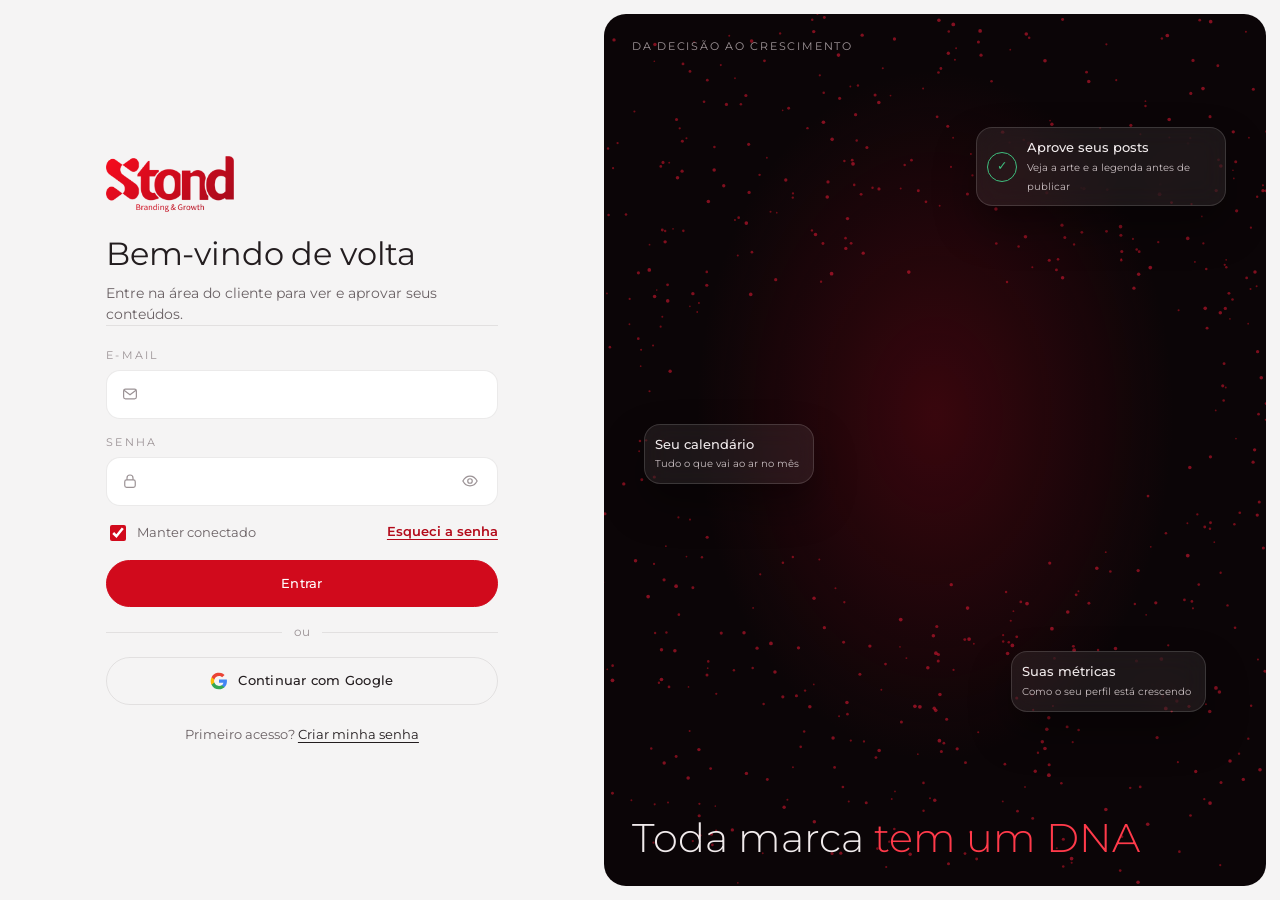
<file: index.html>
<!doctype html>
<html lang="pt-BR">
<head>
<meta charset="utf-8">
<meta name="viewport" content="width=device-width,initial-scale=1,viewport-fit=cover">
<title>Área do cliente · Stond</title>
<meta name="description" content="Área do cliente Stond: aprove seus conteúdos, veja o calendário e acompanhe suas métricas.">
<meta name="theme-color" content="#0d0a0b">
<meta name="robots" content="noindex">
<link rel="icon" href="assets/favicon.png">
<link rel="apple-touch-icon" href="assets/icone.png">
<link rel="preconnect" href="https://fonts.googleapis.com">
<link rel="preconnect" href="https://fonts.gstatic.com" crossorigin>
<link rel="stylesheet" href="https://fonts.googleapis.com/css2?family=Montserrat:wght@300;400;500;600&display=swap">
<link rel="stylesheet" href="app.css">
<link rel="stylesheet" href="skin.css">
<link rel="stylesheet" href="marca.css">
<script>try{if(localStorage.getItem('stond-tema')!=='dark')document.documentElement.classList.add('light')}catch(e){document.documentElement.classList.add('light')}</script>
</head>
<body>
<div id="app"><div class="login one"><div class="form"><img class="lg" src="assets/logo-branco.png" alt="Stond"><p class="sub">Carregando…</p></div></div></div>
<script src="vendor/supabase.js"></script>
<script src="ia.js"></script>
<script src="marca.js"></script>
<script src="app.js"></script>
<script src="portal-mais.js"></script>
<script src="portal-os.js"></script>
</body>
</html>
</file>
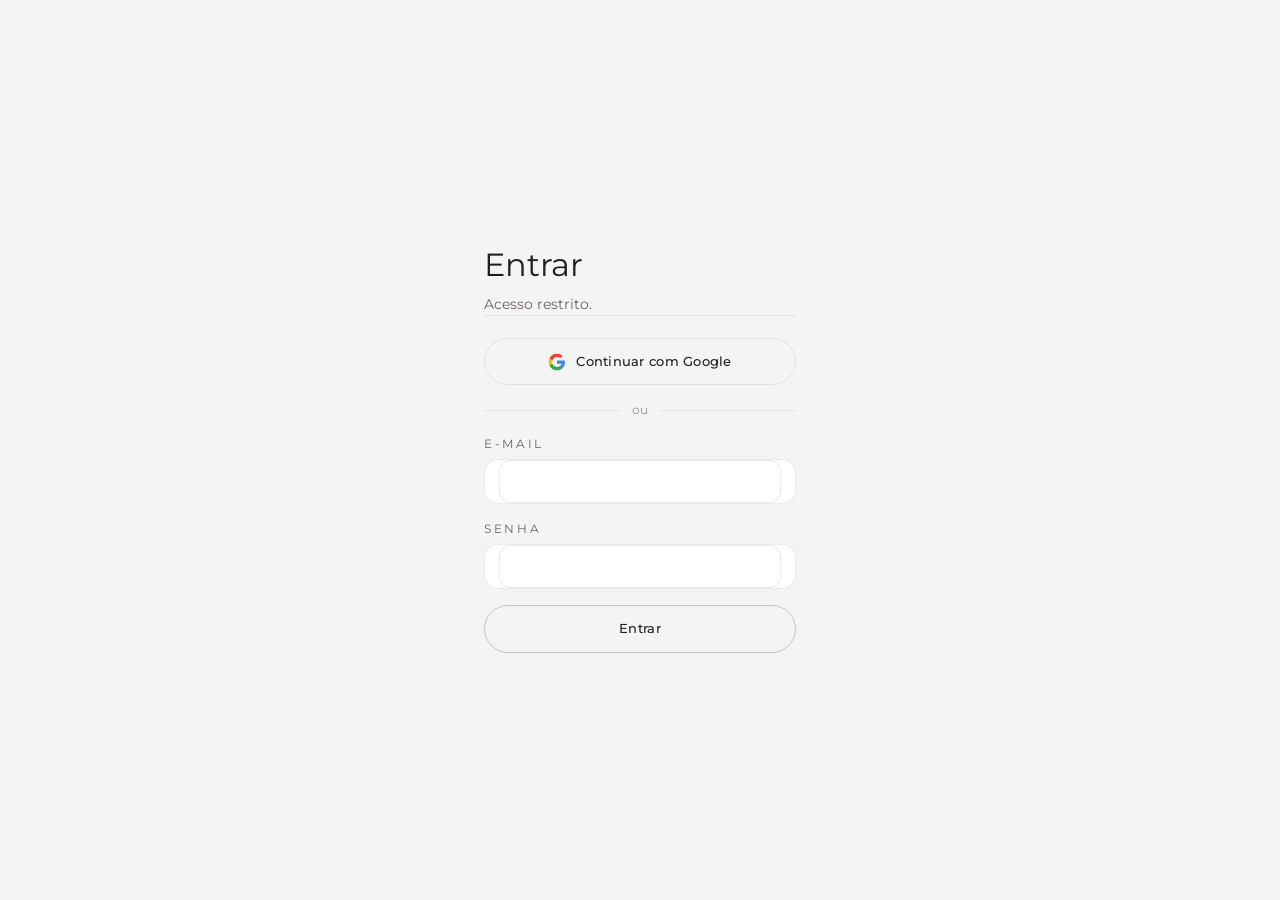
<file: gestao/index.html>
<!doctype html>
<html lang="pt-BR">
<head>
<meta charset="utf-8">
<meta name="viewport" content="width=device-width,initial-scale=1,viewport-fit=cover">
<meta name="robots" content="noindex,nofollow,noarchive">
<title>Entrar</title>
<link rel="icon" href="/assets/favicon.png">
<link rel="preconnect" href="https://fonts.googleapis.com">
<link rel="stylesheet" href="https://fonts.googleapis.com/css2?family=Montserrat:wght@300;400;500;600&display=swap">
<link rel="stylesheet" href="/app.css">
<link rel="stylesheet" href="/gestao/gestao.css">
<link rel="stylesheet" href="/skin.css">
<link rel="stylesheet" href="/marca.css">
<script>try{if(localStorage.getItem('stond-tema')!=='dark')document.documentElement.classList.add('light')}catch(e){document.documentElement.classList.add('light')}</script>
</head>
<body>
<div id="app"></div>
<script src="/vendor/supabase.js"></script>
<script src="/ia.js"></script>
<script src="/gestao/gestao.js"></script>
<script src="/marca.js"></script>
<script src="/gestao/marca.js"></script>
<script src="/gestao/invest.js"></script>
<script src="/gestao/links.js"></script>
<script src="/gestao/resultados.js"></script>
<script src="/gestao/site.js"></script>
<script src="/gestao/plano.js"></script>
<script src="/gestao/radar.js"></script>
<script src="/gestao/cartao.js"></script>
<script src="/gestao/os.js"></script>
<script src="/gestao/comercial.js"></script>
<script src="/gestao/mais.js"></script>
<script src="/gestao/shell-os.js"></script>
<script src="/gestao/quadro.js"></script>
<script src="/gestao/whatsapp.js"></script>
</body>
</html>
</file>
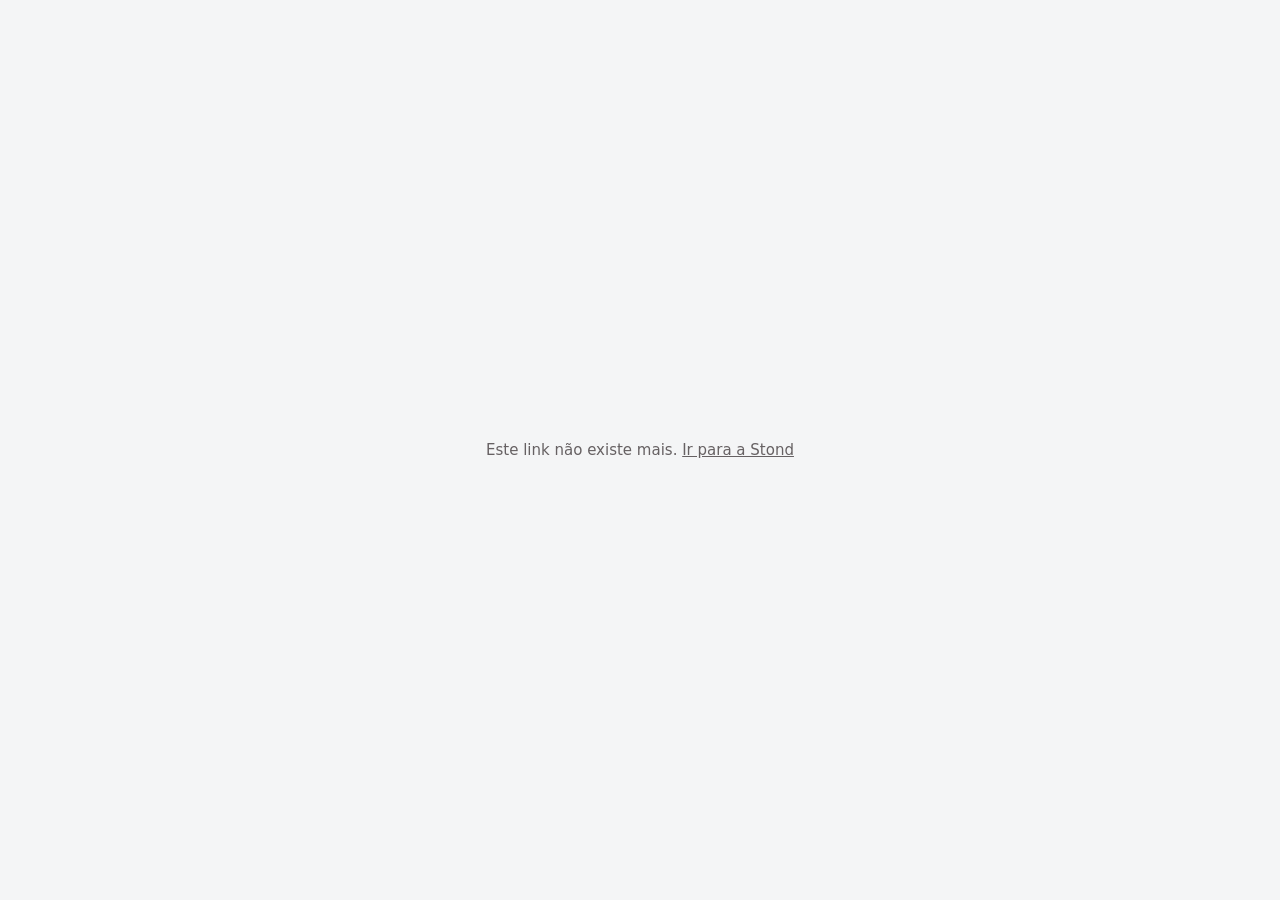
<file: l.html>
<!doctype html>
<html lang="pt-BR"><head><meta charset="utf-8"><meta name="viewport" content="width=device-width,initial-scale=1">
<meta name="robots" content="noindex"><title>Abrindo…</title>
<style>:root{color-scheme:light dark}body{margin:0;min-height:100vh;display:grid;place-items:center;font:15px/1.5 Montserrat,"Segoe UI",system-ui,sans-serif;background:#f4f5f6;color:#2b2325}@media (prefers-color-scheme:dark){body{background:#0d0a0b;color:#f1ebec}}p{margin:0;opacity:.7}a{color:inherit}</style>
</head><body><p id="m">Abrindo…</p>
<script>
/* Link curto da Stond: portal.stond.com.br/l/<nome> conta o clique e leva ao destino (com as UTMs). */
(async()=>{
  const slug=decodeURIComponent(location.pathname.replace(/^\/l\/?/,'').replace(/\/$/,'')).toLowerCase();
  const m=document.getElementById('m');
  try{
    const r=await fetch('https://mkhewgatxdkjowvhqppb.supabase.co/rest/v1/rpc/link_go',{method:'POST',headers:{'content-type':'application/json',apikey:'eyJhbGciOiJIUzI1NiIsInR5cCI6IkpXVCJ9.eyJpc3MiOiJzdXBhYmFzZSIsInJlZiI6Im1raGV3Z2F0eGRram93dmhxcHBiIiwicm9sZSI6ImFub24iLCJpYXQiOjE3OTM4OTkxNDMsImV4cCI6MjEwOTQ3NTE0M30.0uGUnW5dqt3d3P7Cad0UYtT6k3fp69rxoMLJgMazbsg',authorization:'Bearer eyJhbGciOiJIUzI1NiIsInR5cCI6IkpXVCJ9.eyJpc3MiOiJzdXBhYmFzZSIsInJlZiI6Im1raGV3Z2F0eGRram93dmhxcHBiIiwicm9sZSI6ImFub24iLCJpYXQiOjE3OTM4OTkxNDMsImV4cCI6MjEwOTQ3NTE0M30.0uGUnW5dqt3d3P7Cad0UYtT6k3fp69rxoMLJgMazbsg'},body:JSON.stringify({p_slug:slug}),keepalive:true});
    const u=r.ok?await r.json():null;
    if(typeof u==='string'&&/^https?:\/\//i.test(u)){location.replace(u);return}
  }catch(e){}
  m.innerHTML='Este link não existe mais. <a href="https://stond.com.br">Ir para a Stond</a>';
})();
</script></body></html>
</file>
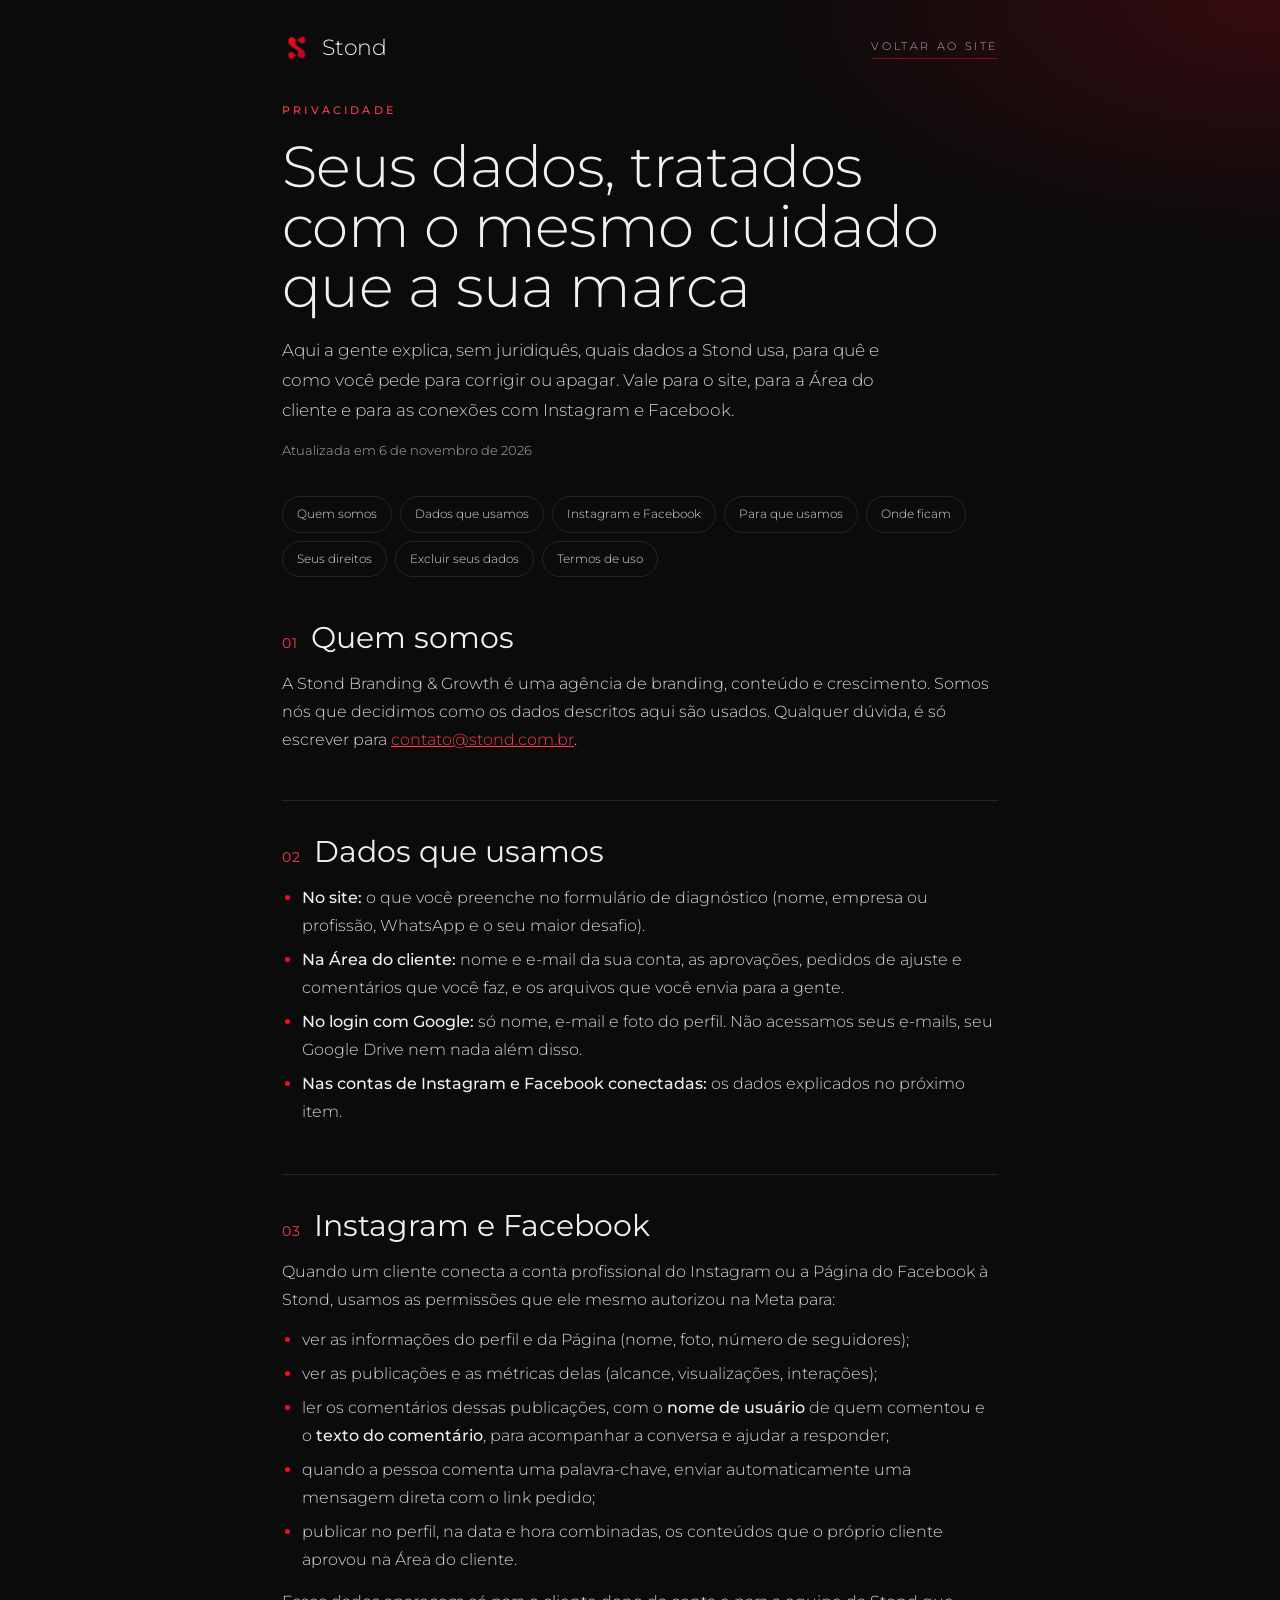
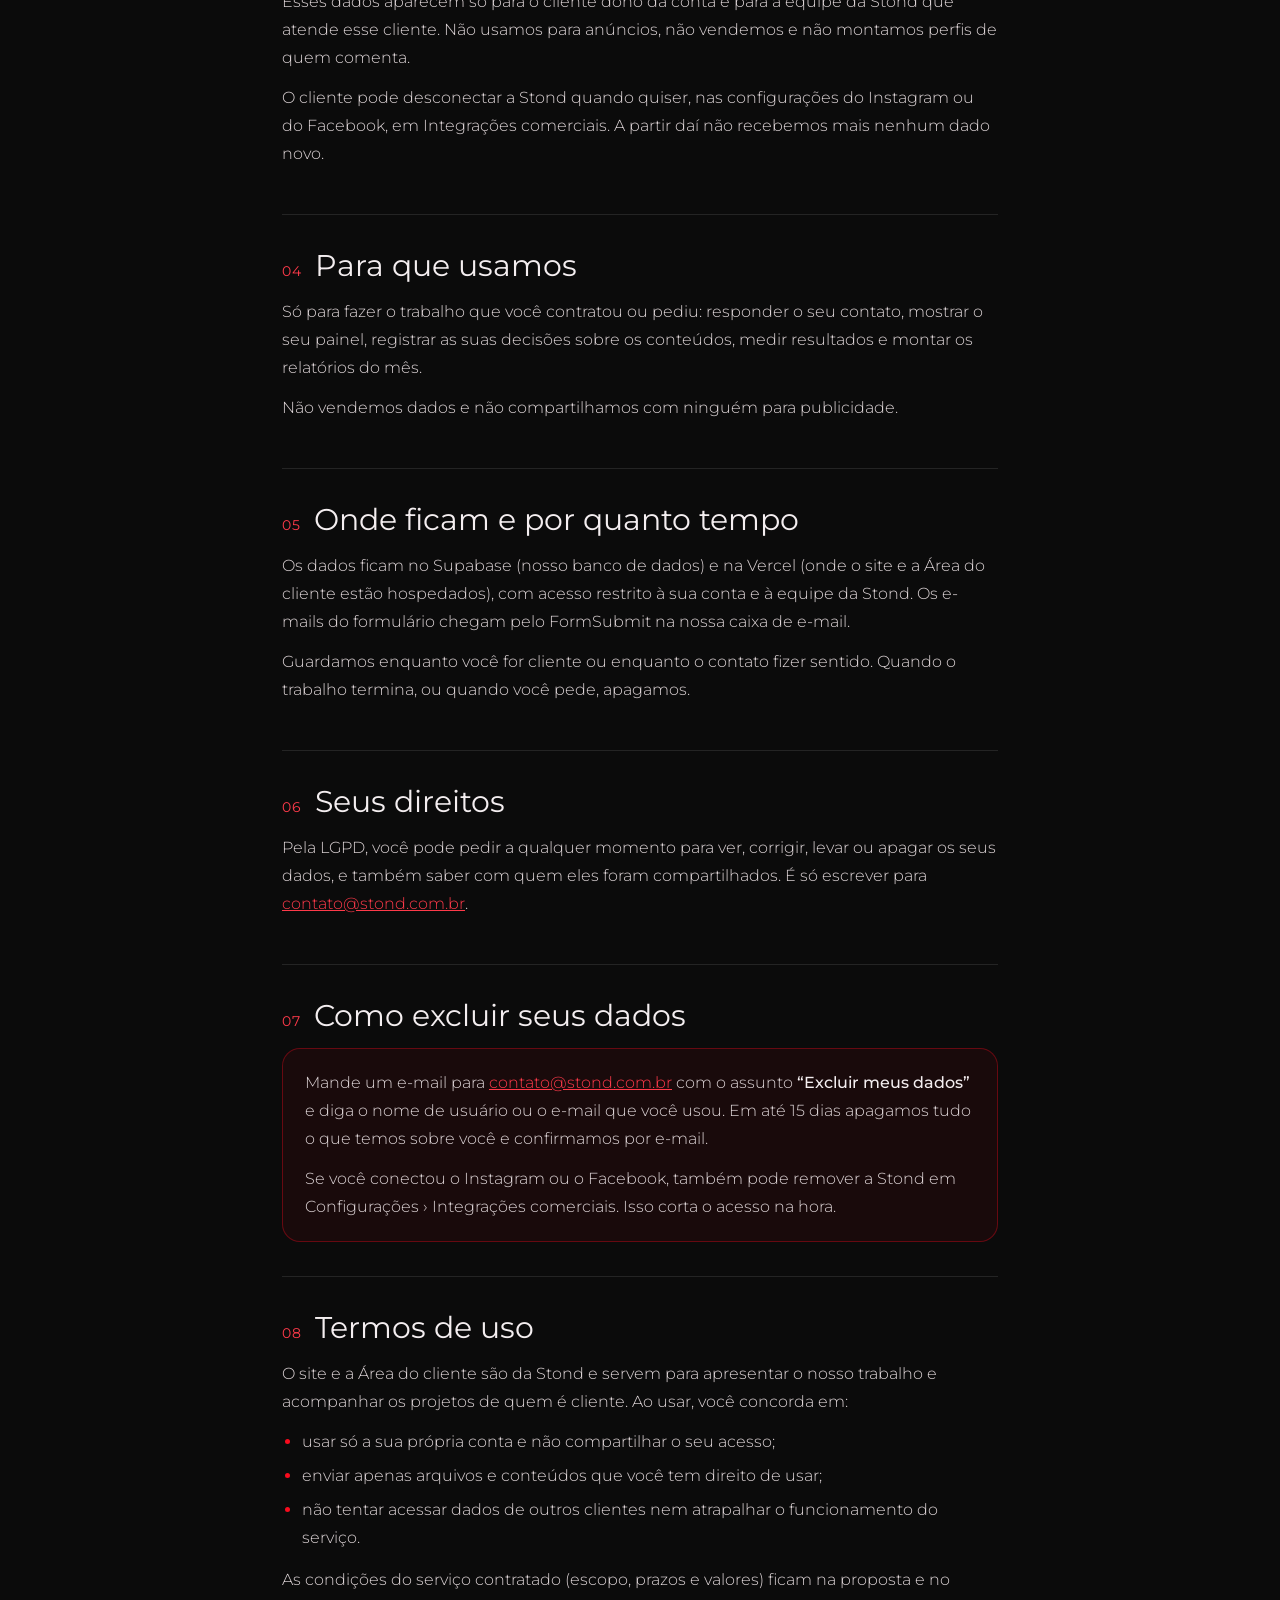
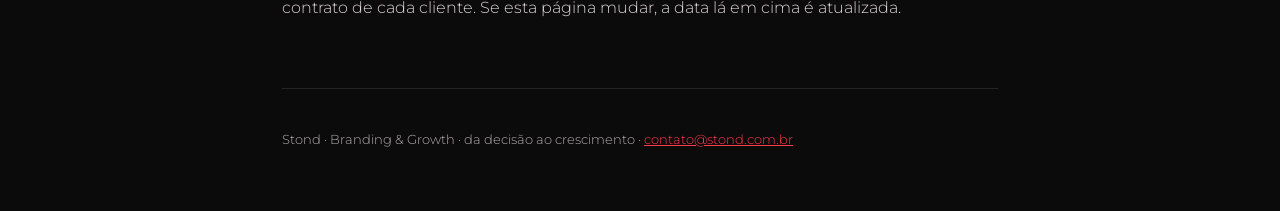
<file: privacidade.html>
<!doctype html>
<html lang="pt-BR">
<head>
<meta charset="utf-8">
<meta name="viewport" content="width=device-width, initial-scale=1">
<title>Política de Privacidade · Stond</title>
<meta name="description" content="Como a Stond Branding & Growth cuida dos dados de quem usa o site, a Área do cliente e as integrações com Instagram e Facebook.">
<link rel="canonical" href="https://portal.stond.com.br/privacidade">
<link rel="icon" href="/assets/favicon.png">
<link rel="preconnect" href="https://fonts.googleapis.com">
<link rel="preconnect" href="https://fonts.gstatic.com" crossorigin>
<link rel="stylesheet" href="https://fonts.googleapis.com/css2?family=Montserrat:wght@300;400;500;600&display=swap">
<style>
:root{--bg:#0b0b0b;--ink:#f4eef0;--muted:#b9adb0;--line:rgba(255,255,255,.1);--red:#f80b1d;--soft:#ff3a4a;--display:"Gill Sans MT","Gill Sans","Gill Sans Nova",Montserrat,"Segoe UI",sans-serif;--body:Montserrat,"Segoe UI",system-ui,sans-serif;color-scheme:dark}
*{box-sizing:border-box}
html,body{margin:0;padding:0}
body{background:radial-gradient(60% 40% at 100% 0%,rgba(164,11,29,.28),transparent 70%),var(--bg);background-attachment:fixed;color:var(--ink);font-family:var(--body);font-weight:300;font-size:16px;line-height:1.75;-webkit-font-smoothing:antialiased}
a{color:var(--soft)}
.wrap{max-width:760px;margin:0 auto;padding:0 22px}
header{display:flex;align-items:center;justify-content:space-between;padding:28px 0}
header a.home{display:flex;align-items:center;gap:10px;color:var(--ink);text-decoration:none;font-family:var(--display);font-size:1.4rem;letter-spacing:-.01em}
header a.home img{width:30px;height:30px}
header a.back{font-size:.68rem;letter-spacing:.24em;text-transform:uppercase;color:var(--muted);text-decoration:none;border-bottom:1px solid rgba(248,11,29,.5);padding-bottom:2px}
.kick{font-size:.66rem;letter-spacing:.3em;text-transform:uppercase;color:var(--soft);font-weight:500}
h1{font-family:var(--display);font-weight:300;font-size:clamp(2.4rem,7vw,3.6rem);line-height:1.04;margin:14px 0 18px;letter-spacing:-.01em}
.lead{color:#d6cdcf;font-size:1.08rem;max-width:56ch;margin:0}
.date{color:var(--muted);font-size:.8rem;margin-top:14px}
nav.toc{display:flex;flex-wrap:wrap;gap:8px;margin:34px 0 10px}
nav.toc a{font-size:.74rem;color:#e2d8da;text-decoration:none;border:1px solid var(--line);border-radius:999px;padding:7px 14px}
nav.toc a:hover{border-color:var(--red)}
section{padding:34px 0;border-top:1px solid var(--line)}
section:first-of-type{border-top:0}
h2{font-family:var(--display);font-weight:400;font-size:clamp(1.5rem,3.4vw,1.9rem);line-height:1.15;margin:0 0 14px}
h2 span{color:var(--soft);font-size:.9rem;letter-spacing:.1em;margin-right:12px;font-family:var(--body);font-weight:400}
p{margin:0 0 12px;color:#ded5d7}
ul{margin:6px 0 14px;padding-left:20px;color:#ded5d7}
li{margin:6px 0}
li::marker{color:var(--red)}
strong{font-weight:500;color:var(--ink)}
.box{border:1px solid rgba(248,11,29,.35);background:rgba(248,11,29,.06);border-radius:18px;padding:20px 22px;margin-top:10px}
.box p:last-child{margin:0}
footer{padding:40px 0 60px;color:var(--muted);font-size:.8rem;border-top:1px solid var(--line);margin-top:20px}
</style>
</head>
<body>
<div class="wrap">
  <header>
    <a class="home" href="https://stond.com.br"><img src="/assets/favicon.png" alt="">Stond</a>
    <a class="back" href="https://stond.com.br">Voltar ao site</a>
  </header>

  <main>
    <span class="kick">Privacidade</span>
    <h1>Seus dados, tratados com o mesmo cuidado que a sua marca</h1>
    <p class="lead">Aqui a gente explica, sem juridiquês, quais dados a Stond usa, para quê e como você pede para corrigir ou apagar. Vale para o site, para a Área do cliente e para as conexões com Instagram e Facebook.</p>
    <p class="date">Atualizada em 6 de novembro de 2026</p>

    <nav class="toc" aria-label="Nesta página">
      <a href="#quem-somos">Quem somos</a>
      <a href="#dados">Dados que usamos</a>
      <a href="#meta">Instagram e Facebook</a>
      <a href="#uso">Para que usamos</a>
      <a href="#guarda">Onde ficam</a>
      <a href="#direitos">Seus direitos</a>
      <a href="#exclusao-de-dados">Excluir seus dados</a>
      <a href="#termos">Termos de uso</a>
    </nav>

    <section id="quem-somos">
      <h2><span>01</span>Quem somos</h2>
      <p>A Stond Branding &amp; Growth é uma agência de branding, conteúdo e crescimento. Somos nós que decidimos como os dados descritos aqui são usados. Qualquer dúvida, é só escrever para <a href="mailto:contato@stond.com.br">contato@stond.com.br</a>.</p>
    </section>

    <section id="dados">
      <h2><span>02</span>Dados que usamos</h2>
      <ul>
        <li><strong>No site:</strong> o que você preenche no formulário de diagnóstico (nome, empresa ou profissão, WhatsApp e o seu maior desafio).</li>
        <li><strong>Na Área do cliente:</strong> nome e e-mail da sua conta, as aprovações, pedidos de ajuste e comentários que você faz, e os arquivos que você envia para a gente.</li>
        <li><strong>No login com Google:</strong> só nome, e-mail e foto do perfil. Não acessamos seus e-mails, seu Google Drive nem nada além disso.</li>
        <li><strong>Nas contas de Instagram e Facebook conectadas:</strong> os dados explicados no próximo item.</li>
      </ul>
    </section>

    <section id="meta">
      <h2><span>03</span>Instagram e Facebook</h2>
      <p>Quando um cliente conecta a conta profissional do Instagram ou a Página do Facebook à Stond, usamos as permissões que ele mesmo autorizou na Meta para:</p>
      <ul>
        <li>ver as informações do perfil e da Página (nome, foto, número de seguidores);</li>
        <li>ver as publicações e as métricas delas (alcance, visualizações, interações);</li>
        <li>ler os comentários dessas publicações, com o <strong>nome de usuário</strong> de quem comentou e o <strong>texto do comentário</strong>, para acompanhar a conversa e ajudar a responder;</li>
        <li>quando a pessoa comenta uma palavra-chave, enviar automaticamente uma mensagem direta com o link pedido;</li>
        <li>publicar no perfil, na data e hora combinadas, os conteúdos que o próprio cliente aprovou na Área do cliente.</li>
      </ul>
      <p>Esses dados aparecem só para o cliente dono da conta e para a equipe da Stond que atende esse cliente. Não usamos para anúncios, não vendemos e não montamos perfis de quem comenta.</p>
      <p>O cliente pode desconectar a Stond quando quiser, nas configurações do Instagram ou do Facebook, em Integrações comerciais. A partir daí não recebemos mais nenhum dado novo.</p>
    </section>

    <section id="uso">
      <h2><span>04</span>Para que usamos</h2>
      <p>Só para fazer o trabalho que você contratou ou pediu: responder o seu contato, mostrar o seu painel, registrar as suas decisões sobre os conteúdos, medir resultados e montar os relatórios do mês.</p>
      <p>Não vendemos dados e não compartilhamos com ninguém para publicidade.</p>
    </section>

    <section id="guarda">
      <h2><span>05</span>Onde ficam e por quanto tempo</h2>
      <p>Os dados ficam no Supabase (nosso banco de dados) e na Vercel (onde o site e a Área do cliente estão hospedados), com acesso restrito à sua conta e à equipe da Stond. Os e-mails do formulário chegam pelo FormSubmit na nossa caixa de e-mail.</p>
      <p>Guardamos enquanto você for cliente ou enquanto o contato fizer sentido. Quando o trabalho termina, ou quando você pede, apagamos.</p>
    </section>

    <section id="direitos">
      <h2><span>06</span>Seus direitos</h2>
      <p>Pela LGPD, você pode pedir a qualquer momento para ver, corrigir, levar ou apagar os seus dados, e também saber com quem eles foram compartilhados. É só escrever para <a href="mailto:contato@stond.com.br">contato@stond.com.br</a>.</p>
    </section>

    <section id="exclusao-de-dados">
      <h2><span>07</span>Como excluir seus dados</h2>
      <div class="box">
        <p>Mande um e-mail para <a href="mailto:contato@stond.com.br?subject=Excluir%20meus%20dados">contato@stond.com.br</a> com o assunto <strong>“Excluir meus dados”</strong> e diga o nome de usuário ou o e-mail que você usou. Em até 15 dias apagamos tudo o que temos sobre você e confirmamos por e-mail.</p>
        <p>Se você conectou o Instagram ou o Facebook, também pode remover a Stond em Configurações › Integrações comerciais. Isso corta o acesso na hora.</p>
      </div>
    </section>

    <section id="termos">
      <h2><span>08</span>Termos de uso</h2>
      <p>O site e a Área do cliente são da Stond e servem para apresentar o nosso trabalho e acompanhar os projetos de quem é cliente. Ao usar, você concorda em:</p>
      <ul>
        <li>usar só a sua própria conta e não compartilhar o seu acesso;</li>
        <li>enviar apenas arquivos e conteúdos que você tem direito de usar;</li>
        <li>não tentar acessar dados de outros clientes nem atrapalhar o funcionamento do serviço.</li>
      </ul>
      <p>As condições do serviço contratado (escopo, prazos e valores) ficam na proposta e no contrato de cada cliente. Se esta página mudar, a data lá em cima é atualizada.</p>
    </section>
  </main>

  <footer>Stond · Branding &amp; Growth · da decisão ao crescimento · <a href="mailto:contato@stond.com.br">contato@stond.com.br</a></footer>
</div>
</body>
</html>
</file>
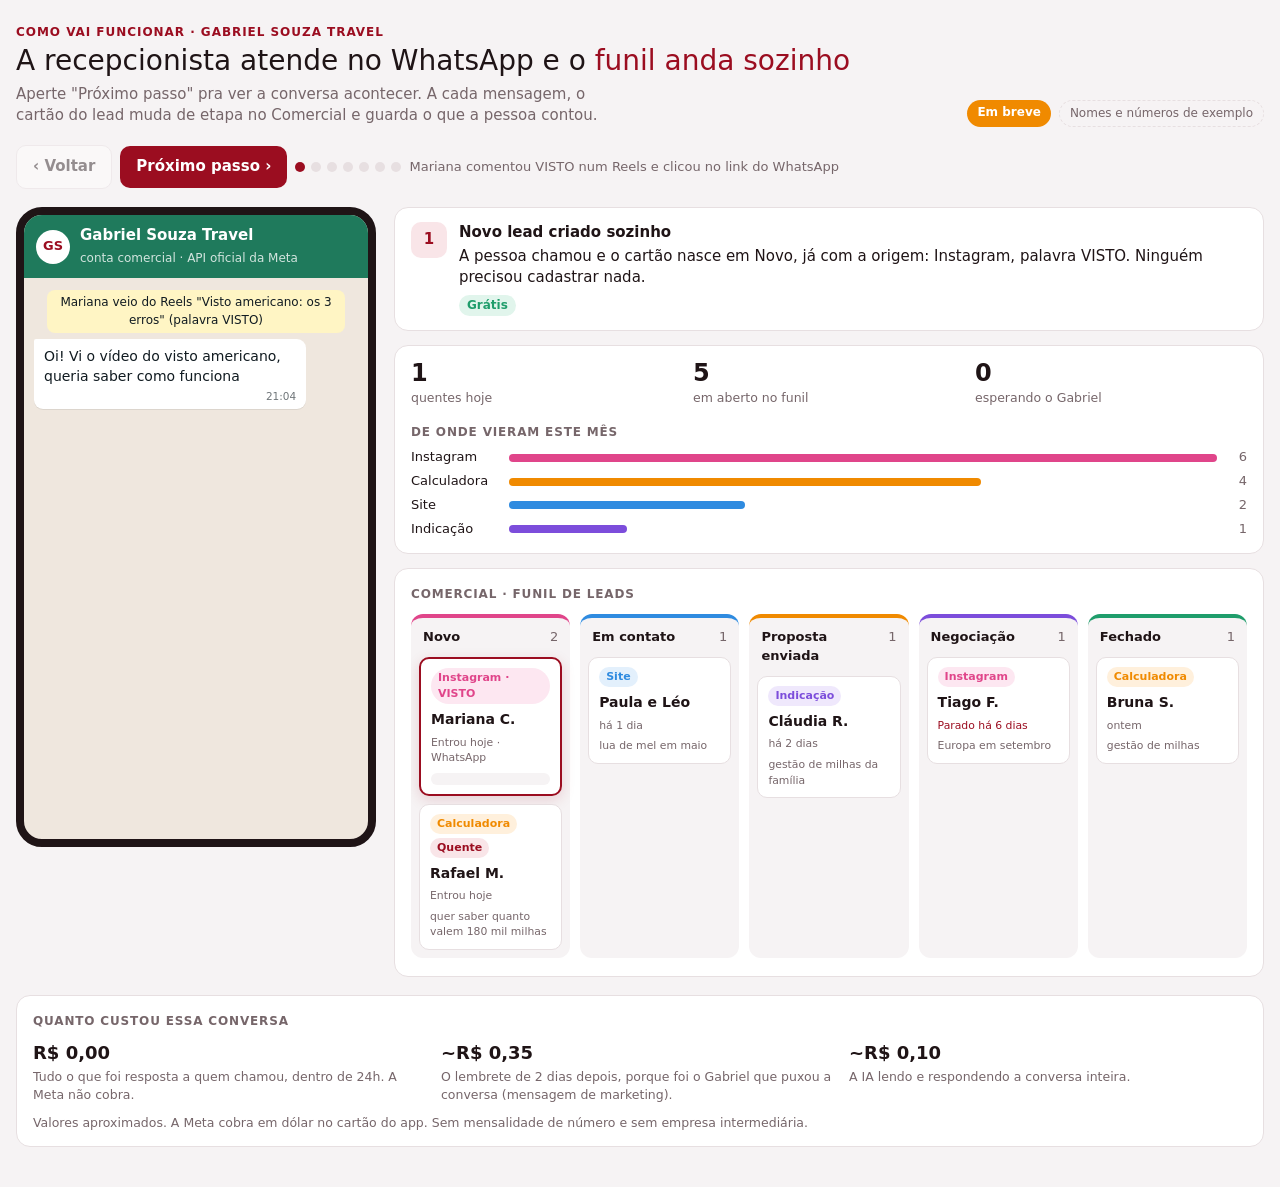
<file: demo/whatsapp.html>
<!doctype html>
<html lang="pt-BR">
<head>
<meta charset="utf-8">
<meta name="viewport" content="width=device-width,initial-scale=1,viewport-fit=cover">
<meta name="robots" content="noindex">
<title>Recepcionista do WhatsApp</title>
<style>
/* Layout: à esquerda o celular com a conversa; à direita o funil do Comercial, onde o cartão anda sozinho a cada passo */
:root{
  --bg:#f6f3f4; --card:#ffffff; --fg:#1f1416; --mut:#76666a; --line:#e7dfe1;
  --wine:#9b0d20; --pink:#e0458a; --blue:#2f8be0; --orange:#f08a00; --purple:#7c4ddb; --green:#1f9d6b;
  --wa-bg:#efe7de; --wa-in:#ffffff; --wa-out:#d9fdd3; --wa-head:#1f7a5c; --wa-fg:#111b21; --wa-sys:#fff5c4;
  --soft-pink:#fde7f1; --soft-blue:#e3f0fc; --soft-orange:#fff0dc; --soft-purple:#efe8fc; --soft-green:#e1f5ec; --soft-wine:#f9e5e8;
  --f:"Gill Sans","Gill Sans MT","Segoe UI",Calibri,system-ui,sans-serif;
}
@media (prefers-color-scheme:dark){:root:not([data-theme="light"]){
  --bg:#141012; --card:#1f191b; --fg:#f3ecee; --mut:#a9999d; --line:#352b2e;
  --wine:#e0485c; --wa-bg:#0b141a; --wa-in:#202c33; --wa-out:#005c4b; --wa-head:#1f2c34; --wa-fg:#e9edef; --wa-sys:#3a3320;
  --soft-pink:#3a1a29; --soft-blue:#14283c; --soft-orange:#3a2a12; --soft-purple:#261c3c; --soft-green:#12301f; --soft-wine:#3a1a20; color-scheme:dark}}
:root[data-theme="dark"]{
  --bg:#141012; --card:#1f191b; --fg:#f3ecee; --mut:#a9999d; --line:#352b2e;
  --wine:#e0485c; --wa-bg:#0b141a; --wa-in:#202c33; --wa-out:#005c4b; --wa-head:#1f2c34; --wa-fg:#e9edef; --wa-sys:#3a3320;
  --soft-pink:#3a1a29; --soft-blue:#14283c; --soft-orange:#3a2a12; --soft-purple:#261c3c; --soft-green:#12301f; --soft-wine:#3a1a20; color-scheme:dark}
*{box-sizing:border-box}
html,body{margin:0}
.soon{font-size:12px;font-weight:700;color:#fff;background:var(--orange);border-radius:999px;padding:4px 10px;white-space:nowrap}
body{background:var(--bg);color:var(--fg);font-family:var(--f);font-size:15px;line-height:1.45;padding-block:24px 40px;
  padding-left:max(16px,env(safe-area-inset-left,0px));padding-right:max(16px,env(safe-area-inset-right,0px))}
.wrap{max-width:1280px;margin:0 auto;display:flex;flex-direction:column;gap:18px}
header.top{display:flex;flex-wrap:wrap;align-items:flex-end;justify-content:space-between;gap:12px}
.eyebrow{font-size:12px;letter-spacing:.08em;text-transform:uppercase;color:var(--wine);font-weight:600;margin:0 0 4px}
h1{font-size:28px;line-height:1.15;margin:0;font-weight:500;text-wrap:balance}
h1 em{font-style:normal;color:var(--wine)}
.sub{color:var(--mut);margin:6px 0 0;max-width:62ch}
.ex{font-size:12px;color:var(--mut);border:1px dashed var(--line);border-radius:999px;padding:4px 10px;white-space:nowrap}
.ctrl{display:flex;flex-wrap:wrap;gap:8px;align-items:center}
button{font:inherit;cursor:pointer}
.btn{border:0;border-radius:10px;padding:10px 16px;font-weight:600;background:var(--wine);color:#fff}
.btn.ghost{background:var(--card);color:var(--fg);border:1px solid var(--line)}
.btn:focus-visible,.dot:focus-visible{outline:2px solid var(--blue);outline-offset:2px}
.btn[disabled]{opacity:.45;cursor:default}
.steps{display:flex;gap:6px;align-items:center}
.dot{width:10px;height:10px;border-radius:50%;border:0;background:var(--line);padding:0}
.dot.on{background:var(--wine)}
.now{font-size:13px;color:var(--mut)}
.grid{display:grid;grid-template-columns:360px minmax(0,1fr);gap:18px;align-items:start}
@media (max-width:900px){.grid{grid-template-columns:minmax(0,1fr)}}

/* celular */
.phone{background:var(--wa-bg);border-radius:26px;border:8px solid var(--fg);overflow:hidden;display:flex;flex-direction:column;height:640px;max-width:100%}
.wah{background:var(--wa-head);color:#fff;padding:10px 12px;display:flex;gap:10px;align-items:center}
.wah .av{width:34px;height:34px;border-radius:50%;background:#fff;color:var(--wine);display:grid;place-items:center;font-weight:700;font-size:13px}
.wah b{display:block;font-size:15px}.wah small{opacity:.8;font-size:12px}
.msgs{flex:1;overflow-y:auto;padding:12px 10px;display:flex;flex-direction:column;gap:6px;scroll-behavior:smooth}
.m{max-width:84%;padding:7px 10px 5px;border-radius:9px;color:var(--wa-fg);font-size:14px;box-shadow:0 1px 0 rgba(0,0,0,.08);animation:in .25s ease-out}
.m.in{background:var(--wa-in);align-self:flex-start;border-top-left-radius:2px}
.m.out{background:var(--wa-out);align-self:flex-end;border-top-right-radius:2px}
.m .who{display:block;font-size:11px;font-weight:700;margin-bottom:2px}
.m.ia .who{color:var(--pink)}.m.gb .who{color:var(--blue)}
.m .t{display:block;text-align:right;font-size:10.5px;opacity:.6;margin-top:2px}
.doc{display:flex;gap:8px;align-items:center;background:rgba(0,0,0,.06);border-radius:7px;padding:8px}
.doc i{font-style:normal;font-size:10px;font-weight:700;color:#fff;background:#e2453c;border-radius:4px;padding:6px 5px}
.doc b{display:block;font-size:13px}.doc small{font-size:11.5px;opacity:.7}
.sys{align-self:center;background:var(--wa-sys);color:var(--wa-fg);font-size:12px;padding:4px 10px;border-radius:8px;text-align:center;max-width:92%;animation:in .25s ease-out}
@keyframes in{from{transform:translateY(6px);opacity:.3}to{transform:none;opacity:1}}
@media (prefers-reduced-motion:reduce){.m,.sys,.kd{animation:none!important;transition:none!important}}

/* lado direito */
.side{display:flex;flex-direction:column;gap:14px;min-width:0}
.box{background:var(--card);border:1px solid var(--line);border-radius:14px;padding:14px 16px}
.lb{font-size:12px;letter-spacing:.07em;text-transform:uppercase;color:var(--mut);font-weight:600}
.what{display:flex;gap:12px;align-items:flex-start}
.what .ic{flex:none;width:36px;height:36px;border-radius:10px;display:grid;place-items:center;background:var(--soft-wine);color:var(--wine);font-weight:700}
.what p{margin:2px 0 0}
.what .cost{display:inline-block;margin-top:6px;font-size:12px;padding:2px 8px;border-radius:999px;background:var(--soft-green);color:var(--green);font-weight:600}
.what .cost.pay{background:var(--soft-orange);color:var(--orange)}

.stats{display:grid;grid-template-columns:repeat(3,minmax(0,1fr));gap:10px}
@media (max-width:560px){.stats{grid-template-columns:minmax(0,1fr)}}
.st b{font-size:24px;font-weight:600;font-variant-numeric:tabular-nums;display:block;line-height:1.1}
.st small{color:var(--mut)}
.orig{display:flex;flex-direction:column;gap:5px;margin-top:6px}
.or{display:grid;grid-template-columns:90px minmax(0,1fr) 22px;gap:8px;align-items:center;font-size:13px}
.or i{display:block;height:8px;border-radius:4px;transition:width .4s}
.or span:last-child{text-align:right;font-variant-numeric:tabular-nums;color:var(--mut)}

.kb{display:grid;grid-template-columns:repeat(5,minmax(150px,1fr));gap:10px;overflow-x:auto;padding-bottom:4px}
.kc{background:var(--bg);border-radius:12px;padding:8px;display:flex;flex-direction:column;gap:8px;min-height:250px;border-top:4px solid var(--cc)}
.kc header{display:flex;justify-content:space-between;font-size:13px;padding:2px 4px}
.kc header span{color:var(--mut);font-variant-numeric:tabular-nums}
.kd{background:var(--card);border:1px solid var(--line);border-radius:10px;padding:9px 10px;font-size:13px;display:flex;flex-direction:column;gap:5px}
.kd b{font-size:14px;font-weight:600}
.kd small{color:var(--mut)}
.kd.me{border:2px solid var(--wine);box-shadow:0 4px 14px rgba(155,13,32,.15);animation:in .35s ease-out}
.tags{display:flex;flex-wrap:wrap;gap:4px}
.tg{font-size:11px;padding:2px 7px;border-radius:999px;font-weight:600;background:var(--soft-blue);color:var(--blue)}
.tg.o-ig{background:var(--soft-pink);color:var(--pink)}
.tg.o-calc{background:var(--soft-orange);color:var(--orange)}
.tg.o-site{background:var(--soft-blue);color:var(--blue)}
.tg.o-ind{background:var(--soft-purple);color:var(--purple)}
.tg.hot{background:var(--soft-wine);color:var(--wine)}
.tg.ia{background:var(--soft-pink);color:var(--pink)}
.tg.gb{background:var(--soft-blue);color:var(--blue)}
.tg.ok{background:var(--soft-green);color:var(--green)}
.res{margin:2px 0 0;padding:6px 8px;border-radius:8px;background:var(--bg);font-size:12.5px}
.res dt{color:var(--mut);font-size:11px}
.res dd{margin:0 0 3px}
.vir{border:0;border-radius:8px;padding:6px 8px;background:var(--wine);color:#fff;font-weight:600;font-size:12px}

.costs{display:grid;grid-template-columns:repeat(3,minmax(0,1fr));gap:10px}
@media (max-width:760px){.costs{grid-template-columns:minmax(0,1fr)}}
.costs div{display:flex;flex-direction:column;gap:2px}
.costs b{font-size:18px;font-variant-numeric:tabular-nums}
.costs small{color:var(--mut)}
.foot{font-size:12.5px;color:var(--mut)}
html.embed body{background:transparent;padding:0}
html.embed header.top{display:none}
</style>
</head>
<body>

<div class="wrap">
  <header class="top">
    <div>
      <p class="eyebrow">Como vai funcionar · Gabriel Souza Travel</p>
      <h1>A recepcionista atende no WhatsApp e o <em>funil anda sozinho</em></h1>
      <p class="sub">Aperte "Próximo passo" pra ver a conversa acontecer. A cada mensagem, o cartão do lead muda de etapa no Comercial e guarda o que a pessoa contou.</p>
    </div>
    <span style="display:flex;gap:8px;flex-wrap:wrap"><span class="soon">Em breve</span><span class="ex">Nomes e números de exemplo</span></span>
  </header>

  <div class="ctrl">
    <button class="btn ghost" id="prev">‹ Voltar</button>
    <button class="btn" id="next">Próximo passo ›</button>
    <div class="steps" id="dots" aria-label="Passos"></div>
    <span class="now" id="now"></span>
  </div>

  <div class="grid">
    <div class="phone" aria-label="Conversa no WhatsApp">
      <div class="wah"><span class="av">GS</span><div><b>Gabriel Souza Travel</b><small>conta comercial · API oficial da Meta</small></div></div>
      <div class="msgs" id="msgs"></div>
    </div>

    <div class="side">
      <div class="box what" id="what"></div>

      <div class="box">
        <div class="stats">
          <div class="st"><b id="sHot">0</b><small>quentes hoje</small></div>
          <div class="st"><b id="sOpen">0</b><small>em aberto no funil</small></div>
          <div class="st"><b id="sGb">0</b><small>esperando o Gabriel</small></div>
        </div>
        <div style="margin-top:12px"><span class="lb">De onde vieram este mês</span><div class="orig" id="orig"></div></div>
      </div>

      <div class="box">
        <span class="lb">Comercial · funil de leads</span>
        <div class="kb" id="kb" style="margin-top:10px"></div>
      </div>
    </div>
  </div>

  <div class="box">
    <span class="lb">Quanto custou essa conversa</span>
    <div class="costs" style="margin-top:8px">
      <div><b>R$ 0,00</b><small>Tudo o que foi resposta a quem chamou, dentro de 24h. A Meta não cobra.</small></div>
      <div><b>~R$ 0,35</b><small>O lembrete de 2 dias depois, porque foi o Gabriel que puxou a conversa (mensagem de marketing).</small></div>
      <div><b>~R$ 0,10</b><small>A IA lendo e respondendo a conversa inteira.</small></div>
    </div>
    <p class="foot" style="margin:10px 0 0">Valores aproximados. A Meta cobra em dólar no cartão do app. Sem mensalidade de número e sem empresa intermediária.</p>
  </div>
</div>

<script>
if(/[?&]embed=1/.test(location.search)&&parent!==window){document.documentElement.classList.add('embed');
  const fit=()=>{try{const f=parent.document.querySelector('iframe.wa-demo');const w=document.querySelector('.wrap');if(f&&w)f.style.height=Math.ceil(w.getBoundingClientRect().bottom+scrollY+8)+'px'}catch(e){}};
  addEventListener('load',fit);if(window.ResizeObserver)new ResizeObserver(fit).observe(document.body);}
const STG=[['novo','Novo','var(--pink)'],['contato','Em contato','var(--blue)'],['proposta','Proposta enviada','var(--orange)'],['negociacao','Negociação','var(--purple)'],['fechado','Fechado','var(--green)']];
const OCLS={Instagram:'o-ig',Calculadora:'o-calc',Site:'o-site',Indicação:'o-ind'};
// outros leads de exemplo, pra o funil não ficar vazio
const OTHERS=[
  {n:'Rafael M.',o:'Calculadora',s:'novo',d:'Entrou hoje',hot:true,i:'quer saber quanto valem 180 mil milhas'},
  {n:'Paula e Léo',o:'Site',s:'contato',d:'há 1 dia',i:'lua de mel em maio'},
  {n:'Cláudia R.',o:'Indicação',s:'proposta',d:'há 2 dias',i:'gestão de milhas da família'},
  {n:'Tiago F.',o:'Instagram',s:'negociacao',d:'Parado há 6 dias',late:true,i:'Europa em setembro'},
  {n:'Bruna S.',o:'Calculadora',s:'fechado',d:'ontem',i:'gestão de milhas'}
];
const ORIG0={Instagram:5,Calculadora:4,Site:2,Indicação:1};

// cada passo: mensagens que entram, etapa do cartão e o que a IA anotou
const STEPS=[
 {now:'Mariana comentou VISTO num Reels e clicou no link do WhatsApp',
  msgs:[{k:'sys',t:'Mariana veio do Reels "Visto americano: os 3 erros" (palavra VISTO)'},{k:'in',t:'Oi! Vi o vídeo do visto americano, queria saber como funciona',h:'21:04'}],
  stage:'novo',tags:[],res:{Origem:'Instagram · Reels VISTO'},
  what:['Novo lead criado sozinho','A pessoa chamou e o cartão nasce em Novo, já com a origem: Instagram, palavra VISTO. Ninguém precisou cadastrar nada.',0]},
 {now:'A IA responde na hora e faz a primeira pergunta',
  msgs:[{k:'ia',t:'Oi, Mariana! Aqui é a assistente do Gabriel. Te ajudo sim. Pra eu entender: é o primeiro visto ou renovação? E é só pra você?',h:'21:04'},{k:'in',t:'Primeiro visto, pra mim e pro meu marido',h:'21:06'}],
  stage:'novo',tags:['ia'],res:{Serviço:'Visto americano (1º)',Pessoas:'2'},
  what:['IA qualificando','Ela faz as perguntas que a gente definir. Cada resposta vai direto pro cartão, sem você ler a conversa toda.',0]},
 {now:'Com as respostas certas, o cartão passa pra Em contato e fica quente',
  msgs:[{k:'ia',t:'Perfeito. Vocês já têm ideia de quando querem viajar?',h:'21:06'},{k:'in',t:'Queria ir pra Orlando em julho. E vocês veem passagem com milha também?',h:'21:08'}],
  stage:'contato',tags:['ia','hot'],res:{Destino:'Orlando, julho',Interesse:'Visto + passagem com milhas'},
  what:['Lead qualificado e quente','Tem data, tem destino e pediu mais de um serviço. A IA marca como quente e ele sobe no "quentes hoje".',0]},
 {now:'A IA manda a apresentação e passa a conversa pro Gabriel',
  msgs:[{k:'ia',t:'Vemos sim! Julho dá tempo pro visto. Te mando aqui a apresentação do Gabriel, com tudo o que ele faz e alguns clientes que já viajaram com ele:',h:'21:08'},{k:'doc',t:'Apresentação Gabriel Souza Travel.pdf',s:'8 páginas · visto, milhas e emissão',h:'21:08'},{k:'ia',t:'A partir daqui o próprio Gabriel continua com você. Ele te chama ainda hoje com os valores.',h:'21:09'},{k:'sys',t:'Aviso pro Gabriel: Mariana (Orlando, julho, 2 vistos + passagem) recebeu a apresentação e quer valores'}],
  stage:'contato',tags:['gb','hot'],res:{'Recebeu':'Apresentação (PDF)','Próximo passo':'Gabriel mandar valores hoje'},
  what:['Apresentação e Gabriel assume','A IA fecha a parte dela mandando a apresentação. Daí em diante só o Gabriel responde: ele recebe o resumo no celular e o cartão ganha a etiqueta "Com o Gabriel".',0]},
 {now:'Gabriel manda a proposta pelo mesmo WhatsApp',
  msgs:[{k:'gb',t:'Oi Mariana, Gabriel aqui! Pro visto dos dois fica R$ 900 com tudo (DS-160, agendamento e treino pra entrevista). Já te mando 2 opções de passagem com milhas pra Orlando.',h:'21:31'}],
  stage:'proposta',tags:['gb'],res:{Valor:'R$ 900 (visto) + passagens'},
  what:['Proposta enviada','O sistema percebe que saiu um valor e move o cartão sozinho pra Proposta enviada. O relógio do "parado há N dias" começa a contar.',0]},
 {now:'Dois dias sem resposta: sai um lembrete automático',
  msgs:[{k:'sys',t:'2 dias depois'},{k:'ia',t:'Oi Mariana! Conseguiu ver as opções que o Gabriel mandou? Se quiser, ele segura a data de julho pra vocês.',h:'10:00'},{k:'in',t:'Vi sim! Só confirmando com meu marido, amanhã te falo',h:'12:40'}],
  stage:'negociacao',tags:['ia'],res:{'Próximo passo':'Ela confirma amanhã'},
  what:['Lembrete que não deixa esfriar','Esse é o único tipo de mensagem que custa: foi a gente que puxou a conversa. Como ela respondeu, o cartão vai pra Negociação.',1]},
 {now:'Fechou: o cartão vai pra Fechado e vira cliente com um clique',
  msgs:[{k:'in',t:'Fechado! Pode começar o visto 🙌',h:'09:12'},{k:'gb',t:'Bora! Te mando o contrato e o formulário agora.',h:'09:15'}],
  stage:'fechado',tags:['ok'],res:{Resultado:'Fechou visto (R$ 900)'},
  what:['Venda fechada, origem guardada','No fim do mês dá pra ver quantas vendas cada Reels e cada palavra trouxe. É o "provado em reais" do GestMiles, só que pro conteúdo.',0]}
];

let cur=0;
const $=id=>document.getElementById(id);
const esc=s=>String(s).replace(/[&<>"]/g,c=>({'&':'&amp;','<':'&lt;','>':'&gt;','"':'&quot;'}[c]));

function render(){
  const s=STEPS[cur];
  // conversa até o passo atual
  $('msgs').innerHTML=STEPS.slice(0,cur+1).flatMap(x=>x.msgs).map(m=>{
    if(m.k==='sys')return `<div class="sys">${esc(m.t)}</div>`;
    if(m.k==='doc')return `<div class="m out ia"><span class="who">Assistente (IA)</span><span class="doc"><i>PDF</i><span><b>${esc(m.t)}</b><small>${esc(m.s)}</small></span></span><span class="t">${m.h||''}</span></div>`;
    const cls=m.k==='in'?'in':'out '+m.k, who=m.k==='ia'?'Assistente (IA)':m.k==='gb'?'Gabriel':'';
    return `<div class="m ${cls}">${who?`<span class="who">${who}</span>`:''}${esc(m.t)}<span class="t">${m.h||''}</span></div>`}).join('');
  $('msgs').scrollTop=$('msgs').scrollHeight;

  // o que está acontecendo
  const [t,d,pay]=s.what;
  $('what').innerHTML=`<span class="ic">${cur+1}</span><div><b>${esc(t)}</b><p>${esc(d)}</p><span class="cost${pay?' pay':''}">${pay?'Custa ~R$ 0,35':'Grátis'}</span></div>`;
  $('now').textContent=s.now;

  // resumo acumulado do cartão
  const res=Object.assign({},...STEPS.slice(0,cur+1).map(x=>x.res));
  const tagTxt={ia:['ia','IA atendendo'],gb:['gb','Com o Gabriel'],hot:['hot','Quente'],ok:['ok','Virou venda']};
  const me=`<article class="kd me"><div class="tags"><span class="tg o-ig">Instagram · VISTO</span>${s.tags.map(k=>`<span class="tg ${tagTxt[k][0]}">${tagTxt[k][1]}</span>`).join('')}</div>
    <b>Mariana C.</b><small>${s.stage==='fechado'?'Fechou hoje':'Entrou hoje'} · WhatsApp</small>
    <dl class="res">${Object.entries(res).filter(([k])=>k!=='Origem').map(([k,v])=>`<dt>${esc(k)}</dt><dd>${esc(v)}</dd>`).join('')}</dl>
    ${s.stage==='fechado'?'<button class="vir" type="button">Virar cliente</button>':''}</article>`;

  $('kb').innerHTML=STG.map(([k,n,c])=>{
    const o=OTHERS.filter(x=>x.s===k), mine=s.stage===k;
    const cards=(mine?me:'')+o.map(x=>`<article class="kd"><div class="tags"><span class="tg ${OCLS[x.o]}">${x.o}</span>${x.hot?'<span class="tg hot">Quente</span>':''}</div><b>${esc(x.n)}</b><small${x.late?' style="color:var(--wine)"':''}>${esc(x.d)}</small><small>${esc(x.i)}</small></article>`).join('');
    return `<section class="kc" style="--cc:${c}"><header><b>${n}</b><span>${o.length+(mine?1:0)}</span></header>${cards}</section>`}).join('');

  // números do topo
  const hot=OTHERS.filter(x=>x.hot).length+(s.tags.includes('hot')?1:0);
  const open=OTHERS.filter(x=>x.s!=='fechado').length+(s.stage!=='fechado'?1:0);
  $('sHot').textContent=hot;$('sOpen').textContent=open;$('sGb').textContent=s.tags.includes('gb')&&s.stage==='contato'?1:0;
  const og={...ORIG0};og.Instagram++;const mx=Math.max(...Object.values(og));
  const col={Instagram:'var(--pink)',Calculadora:'var(--orange)',Site:'var(--blue)',Indicação:'var(--purple)'};
  $('orig').innerHTML=Object.entries(og).map(([k,v])=>`<div class="or"><span>${k}</span><i style="width:${v/mx*100}%;background:${col[k]}"></i><span>${v}</span></div>`).join('');

  $('dots').innerHTML=STEPS.map((_,i)=>`<button class="dot${i<=cur?' on':''}" data-i="${i}" aria-label="Passo ${i+1}"></button>`).join('');
  $('prev').disabled=cur===0;
  $('next').textContent=cur===STEPS.length-1?'Ver de novo ↺':'Próximo passo ›';
}
$('next').onclick=()=>{cur=cur===STEPS.length-1?0:cur+1;render()};
$('prev').onclick=()=>{if(cur>0){cur--;render()}};
$('dots').onclick=e=>{const b=e.target.closest('.dot');if(b){cur=+b.dataset.i;render()}};
render();
</script>
</body>
</html>
</file>
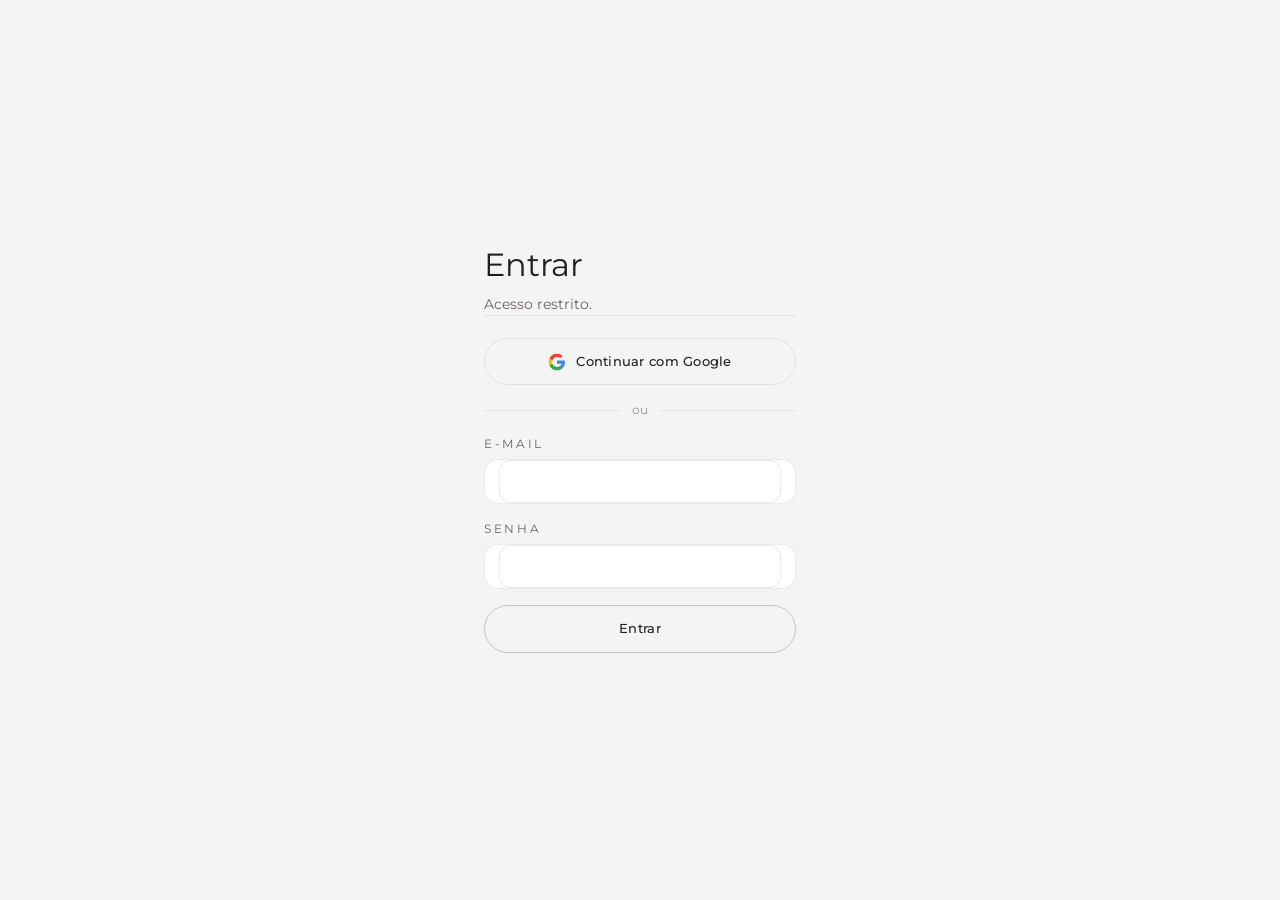
<file: gestao/ig.html>
<!doctype html>
<html lang="pt-BR">
<head>
<meta charset="utf-8">
<meta name="viewport" content="width=device-width,initial-scale=1">
<meta name="robots" content="noindex,nofollow,noarchive">
<title>Conectando Instagram</title>
<link rel="icon" href="/assets/favicon.png">
<style>body{margin:0;min-height:100vh;display:grid;place-items:center;background:#f4f5f6;color:#2b2325;font:15px Montserrat,system-ui,sans-serif}</style>
</head>
<body>
<p>Conectando o Instagram…</p>
<script>
// Volta do Login com Instagram: guarda o código e devolve para a gestão, que termina a conexão logada.
(function(){
  var q=new URLSearchParams(location.search);
  var r={code:(q.get('code')||'').replace(/#_$/,''),state:q.get('state')||'',error:q.get('error_description')||q.get('error')||''};
  try{sessionStorage.setItem('stond-ig-cb',JSON.stringify(r))}catch(e){}
  location.replace('/gestao/#metricas');
})();
</script>
</body>
</html>
</file>
<file: app.css>
:root{
  --bg:#0d0a0b; --bg-2:#140e10; --bg-3:#1b1315; --ink:#f1ebec; --muted:#a1979a; --faint:#6f6568;
  --line:rgba(241,235,236,.11); --glass:rgba(255,255,255,.045); --glass-2:rgba(255,255,255,.08);
  --red:#f80b1d; --wine:#a40b1d; --deep:#5e0711; --ok:#3fbf7f; --warn:#e5a83b;
  --display:"Gill Sans MT","Gill Sans","Gill Sans Nova",Montserrat,"Segoe UI",sans-serif;
  --body:Montserrat,"Segoe UI",system-ui,sans-serif;
  --glow:rgba(94,7,17,.55); --side:rgba(20,14,16,.6); --redtxt:#ffd9dc; --carr:#d9cfd1; --cap:#ddd3d5; --hov:rgba(241,235,236,.28); --ovl:rgba(6,4,5,.72); --chrome:#2a2124; --ring:rgba(248,11,29,.18); --pendbg:rgba(229,168,59,.12);
  color-scheme:dark;
}
/* versão clara: fundo gelo, texto grafite, bordô como destaque */
html.light{--bg:#f4f5f6; --bg-2:#ffffff; --bg-3:#e9ebed; --ink:#2b2325; --muted:#6d6466; --faint:#9a9194; --line:rgba(43,35,37,.12); --glass:#ffffff; --glass-2:rgba(164,11,29,.07); --red:#c40a1c; --warn:#b7791f; --ok:#1f8a57;
  --glow:rgba(164,11,29,.10); --side:#ffffff; --redtxt:#a40b1d; --carr:#2b2325; --cap:#3a3133; --hov:rgba(43,35,37,.3); --ovl:rgba(43,35,37,.45); --ring:rgba(196,10,28,.14); --pendbg:rgba(183,121,31,.12);
  color-scheme:light; color:var(--ink)}
html.light .lg,html.light .side .logo,html.light .mhead img.l{content:url(assets/logo-vermelho.png)}
html.light .card,html.light .list,html.light .sum,html.light .cal{background:#fff}
html.light .sheet{box-shadow:0 30px 80px rgba(43,35,37,.25)}
*{box-sizing:border-box}
html,body{background:var(--bg);color:var(--ink);height:100%;margin:0}
body{font-family:var(--body);font-size:14px;line-height:1.5;-webkit-font-smoothing:antialiased}
button{font:inherit;color:inherit;cursor:pointer}
button:focus-visible,input:focus-visible,textarea:focus-visible{outline:2px solid var(--red);outline-offset:2px}

.seg{display:flex;flex-wrap:wrap;gap:6px}
.seg button{background:none;border:1px solid var(--line);border-radius:99px;padding:6px 13px;font-size:12.5px;color:var(--muted)}
.seg button[aria-pressed="true"]{border-color:var(--ink);color:var(--ink)}


/* login: formulário à esquerda, palco escuro com o S de pontos à direita */
.login{position:fixed;inset:0;display:grid;grid-template-columns:minmax(0,1fr) minmax(0,1.15fr);gap:14px;padding:14px;background:var(--bg)}
.login .form{display:flex;flex-direction:column;justify-content:center;gap:16px;padding:24px clamp(20px,5vw,72px);max-width:520px;width:100%;justify-self:center}
.login .form .lg{width:128px;margin-bottom:8px}
.login h2{font:400 32px/1.15 var(--display);margin:0}
.login .sub{color:var(--muted);margin:-6px 0 6px}
.gin{display:flex;align-items:center;gap:10px;background:var(--glass);border:1px solid var(--line);border-radius:14px;padding:0 14px;transition:border-color .2s,box-shadow .2s;backdrop-filter:blur(8px)}
.gin:focus-within{border-color:var(--red);box-shadow:0 0 0 4px var(--ring)}
.gin svg{width:18px;height:18px;color:var(--faint);flex:none}
.fld .gin input{flex:1;min-width:0;background:none;border:0;border-radius:0;outline:0;padding:13px 0;color:var(--ink);font:inherit}
.gin .eye{background:none;border:0;padding:4px;color:var(--faint);display:grid}
.lrow{display:flex;justify-content:space-between;align-items:center;gap:10px;flex-wrap:wrap;font-size:13px}
.lrow label{display:flex;gap:8px;align-items:center;color:var(--muted)}
.lrow input{accent-color:var(--red);width:16px;height:16px}
.btn.full{width:100%;padding:13px}
.or{display:flex;align-items:center;gap:12px;color:var(--faint);font-size:12px}
.or::before,.or::after{content:"";flex:1;height:1px;background:var(--line)}
.btn.goog{display:flex;align-items:center;justify-content:center;gap:10px;border-color:var(--line)}
.first{font-size:13px;color:var(--muted);text-align:center;margin:4px 0 0}
.first button{background:none;border:0;padding:0;color:var(--ink);text-decoration:underline;text-underline-offset:3px}
.stage{position:relative;border-radius:22px;overflow:hidden;background:radial-gradient(50% 55% at 50% 46%,rgba(120,8,22,.42),transparent 72%),#0b0507;color:#f1ebec;min-height:0}
.stage canvas{position:absolute;inset:0;width:100%;height:100%}
.stage .tag{position:absolute;left:28px;top:24px;font-size:11px;letter-spacing:.16em;text-transform:uppercase;color:#a1979a}
.stage .big{position:absolute;left:28px;right:28px;bottom:26px;margin:0;font:300 clamp(22px,3.2vw,40px)/1.1 var(--display);text-wrap:balance}
.stage .big em{font-style:normal;color:#ff3a4a}
.gl{position:absolute;display:flex;gap:10px;align-items:center;padding:10px 14px 10px 10px;border-radius:16px;background:rgba(255,255,255,.07);border:1px solid rgba(255,255,255,.14);backdrop-filter:blur(14px);-webkit-backdrop-filter:blur(14px);font-size:12.5px;box-shadow:0 20px 40px rgba(0,0,0,.35);max-width:250px}
.gl img{width:38px;height:46px;border-radius:8px;object-fit:cover;flex:none}
.gl b{display:block;font-weight:500;font-size:13px}.gl small{color:#c9bec1}
.gl .ck{width:30px;height:30px;border-radius:50%;border:1px solid #3fbf7f;color:#3fbf7f;display:grid;place-items:center;flex:none}
.gl.a{right:6%;top:13%}.gl.b{left:6%;top:47%}.gl.c{right:9%;bottom:20%}
@keyframes up{from{opacity:0;transform:translateY(14px)}to{opacity:1;transform:none}}
.in{animation:up .7s cubic-bezier(.2,.7,.2,1) both}
.gl{animation:up .9s cubic-bezier(.2,.7,.2,1) both}
.fld{display:flex;flex-direction:column;gap:6px}
.fld label{font-size:11.5px;letter-spacing:.1em;text-transform:uppercase;color:var(--muted)}
.fld input,.fld textarea{background:var(--glass);border:1px solid var(--line);border-radius:10px;padding:12px 14px;color:var(--ink);font:inherit}
.btn{background:none;border:1px solid var(--ink);border-radius:99px;padding:11px 22px;font-weight:500;letter-spacing:.02em}
.btn:hover{background:var(--glass-2)}
.btn.red{border-color:var(--red);color:var(--redtxt)}
.btn.sm{padding:7px 14px;font-size:12.5px}
.btn.ghost{border-color:var(--line);color:var(--muted)}
.lnk{background:none;border:0;padding:0;color:var(--muted);text-decoration:underline;text-underline-offset:3px;font-size:13px}
.hint{font-size:12.5px;color:var(--faint);border-top:1px solid var(--line);padding-top:14px;margin:6px 0 0}

/* app */
.app{position:fixed;inset:0;display:grid;grid-template-columns:232px 1fr;background:radial-gradient(45% 55% at 100% 0%,var(--glow),transparent 70%),var(--bg)}
.side{border-right:1px solid var(--line);padding:22px 16px;display:flex;flex-direction:column;gap:22px;background:var(--side)}
.side .logo{width:112px;margin-left:6px}
.who{display:flex;gap:10px;align-items:center;padding:10px;border:1px solid var(--line);border-radius:12px}
.who img{width:38px;height:38px;border-radius:50%;object-fit:cover}
.who b{display:block;font-weight:500;font-size:13.5px}.who small{color:var(--muted);font-size:11.5px}
.nav{display:flex;flex-direction:column;gap:2px}
.nav button{display:flex;align-items:center;gap:11px;background:none;border:0;border-radius:10px;padding:10px 12px;text-align:left;color:var(--muted)}
.nav button svg{width:18px;height:18px;flex:none}
.nav button[aria-current="page"]{background:var(--glass-2);color:var(--ink)}
.nav .bdg{margin-left:auto;font-size:11px;font-weight:600;min-width:20px;text-align:center;border-radius:99px;padding:1px 6px;background:var(--wine);color:#fff}
.tt{display:inline-flex;gap:2px;padding:3px;border:1px solid var(--line);border-radius:99px;background:var(--glass);align-self:flex-start;margin-top:auto}
.tt span{width:30px;height:26px;border-radius:99px;display:grid;place-items:center;color:var(--faint)}
.tt span.on{background:var(--glass-2);color:var(--ink);box-shadow:inset 0 0 0 1px var(--line)}
.tt svg{width:15px;height:15px}
.mhead .tt{margin-top:0}
.side .out{margin-top:auto;font-size:12.5px;color:var(--faint);background:none;border:0;text-align:left;padding:8px 12px}
.main{overflow:auto;padding:28px clamp(18px,3.4vw,40px) 40px;min-width:0}
.top{display:flex;justify-content:space-between;align-items:flex-end;gap:12px;flex-wrap:wrap;margin-bottom:20px}
.top h2{font:400 30px/1.15 var(--display);margin:0;text-wrap:balance}
.top p{margin:4px 0 0;color:var(--muted)}
.eyebrow{font-size:11px;letter-spacing:.16em;text-transform:uppercase;color:var(--muted);margin:0 0 10px}
.tabbar{display:none}

/* início */
.sum{display:grid;grid-template-columns:repeat(3,1fr);border:1px solid var(--line);border-radius:14px;margin-bottom:24px}
.sum div{padding:14px 18px}.sum div+div{border-left:1px solid var(--line)}
.sum b{font:400 28px/1 var(--display);display:block;font-variant-numeric:tabular-nums}
.sum span{font-size:12.5px;color:var(--muted)}
.two{display:grid;grid-template-columns:1.35fr 1fr;gap:22px}.two>section{min-width:0}
.list{display:flex;flex-direction:column;border:1px solid var(--line);border-radius:14px;overflow:hidden}
.row{display:flex;gap:14px;align-items:center;padding:11px 14px;background:none;border:0;text-align:left;width:100%}
.row+.row{border-top:1px solid var(--line)}
.row:hover{background:var(--glass)}
.row img{width:46px;height:58px;object-fit:cover;border-radius:7px;flex:none}
.row .t{flex:1;min-width:0}
.row .t b{display:block;font-weight:500;white-space:nowrap;overflow:hidden;text-overflow:ellipsis}
.row .t small{color:var(--muted);font-size:12px}
.chip{font-size:10.5px;letter-spacing:.08em;text-transform:uppercase;border:1px solid var(--line);border-radius:99px;padding:2px 8px;color:var(--muted);white-space:nowrap}
.chip.pend{border-color:rgba(229,168,59,.45);color:var(--warn)}
.chip.ok{border-color:rgba(63,191,127,.45);color:var(--ok)}
.week{display:flex;flex-direction:column}
.day{display:grid;grid-template-columns:48px 1fr;gap:12px;padding:10px 0;border-top:1px solid var(--line)}
.day:first-child{border-top:0}
.day .d{font:400 22px/1 var(--display);text-align:center}.day .d small{display:block;font:500 10px/1.6 var(--body);letter-spacing:.12em;color:var(--muted);text-transform:uppercase}
.day ul{list-style:none;margin:0;padding:0;display:flex;flex-direction:column;gap:4px;min-width:0}
.day li{font-size:13px;display:flex;gap:8px;align-items:baseline;min-width:0}
.day li span{white-space:nowrap;overflow:hidden;text-overflow:ellipsis}
.dot{width:7px;height:7px;border-radius:50%;flex:none;transform:translateY(-1px)}
.t-reels{background:var(--red)}.t-carrossel{background:var(--carr)}.t-story{background:#8a5560}

/* aprovações */
.filters{display:flex;gap:6px;flex-wrap:wrap;margin-bottom:16px}
.grid{display:grid;grid-template-columns:repeat(auto-fill,minmax(190px,1fr));gap:16px}
.card{background:none;border:1px solid var(--line);border-radius:14px;overflow:hidden;padding:0;text-align:left;display:flex;flex-direction:column}
.card:hover{border-color:var(--hov)}
.card .ph{position:relative;aspect-ratio:4/5;background:var(--bg-3)}
.card .ph img{width:100%;height:100%;object-fit:cover;display:block}
.card .ph .k{color:#f1ebec;position:absolute;left:10px;top:10px;background:rgba(13,10,11,.72);backdrop-filter:blur(6px);border-radius:99px;padding:3px 9px;font-size:10.5px;letter-spacing:.08em;text-transform:uppercase}
.card .bd{padding:12px 13px 14px;display:flex;flex-direction:column;gap:6px}
.card .bd b{font-weight:500;line-height:1.35}
.card .bd small{color:var(--muted);font-size:12px}

/* post aberto */
.ovl{position:fixed;inset:0;background:var(--ovl);backdrop-filter:blur(4px);display:grid;place-items:center;padding:24px;z-index:5}
.sheet{width:auto;max-width:100%;height:100%;max-height:760px;display:grid;grid-template-columns:auto 380px;border:1px solid var(--line);border-radius:18px;overflow:hidden;background:var(--bg-2)}
.media{position:relative;background:var(--bg-3);min-height:0;height:100%;aspect-ratio:4/5;max-width:calc(100vw - 460px)}
.media img{width:100%;height:100%;object-fit:contain;display:block}
.media .pdf{position:absolute;inset:0;display:grid;place-items:center;padding:24px;text-align:center;color:inherit;font-weight:600;text-decoration:underline}
.media .cnt{position:absolute;top:12px;right:12px;background:rgba(13,10,11,.72);color:#fff;font-size:12px;border-radius:99px;padding:3px 10px;font-variant-numeric:tabular-nums}
.media .nv{color:#fff;position:absolute;top:50%;transform:translateY(-50%);width:34px;height:34px;border-radius:50%;border:1px solid rgba(255,255,255,.5);background:rgba(13,10,11,.4);display:grid;place-items:center}
.media .nv.l{left:12px}.media .nv.r{right:12px}
.media .pg{position:absolute;bottom:12px;left:0;right:0;display:flex;justify-content:center;gap:5px}
.media .pg i{width:7px;height:7px;border-radius:50%;background:rgba(43,35,37,.25);box-shadow:0 0 0 1px rgba(255,255,255,.6)}.media .pg i.on{background:var(--red)}
.info{display:flex;flex-direction:column;min-height:0}
.info .hd{display:flex;justify-content:space-between;gap:10px;padding:18px 20px 14px;border-bottom:1px solid var(--line)}
.info .hd b{font:400 19px/1.25 var(--display)}
.info .hd small{display:block;color:var(--muted);font-size:12px;margin-top:4px}
.x{background:none;border:1px solid var(--line);border-radius:50%;width:32px;height:32px;flex:none;color:var(--muted)}
.info .sc{overflow:auto;padding:16px 20px;display:flex;flex-direction:column;gap:16px;flex:1}
.cap{white-space:pre-line;font-size:13.5px;color:var(--cap)}
.det{border:1px solid var(--line);border-radius:12px;padding:12px 14px;font-size:13px;color:var(--muted);white-space:pre-line}
.act{border-top:1px solid var(--line);padding:14px 20px 18px;display:flex;flex-direction:column;gap:10px;background:var(--bg-2)}
.act textarea{min-height:64px;resize:vertical}
.act .bt{display:flex;gap:8px;flex-wrap:wrap}
.act .bt .btn{flex:1;padding:10px 12px;font-size:13px;white-space:nowrap}

/* calendário */
.cal{border:1px solid var(--line);border-radius:14px;overflow:hidden}
.cal .wd,.cal .cells{display:grid;grid-template-columns:repeat(7,minmax(0,1fr))}
.cal .wd div{padding:8px 10px;font-size:11px;letter-spacing:.12em;text-transform:uppercase;color:var(--muted);border-bottom:1px solid var(--line)}
.cell{min-height:96px;padding:7px 8px;border-right:1px solid var(--line);border-bottom:1px solid var(--line);display:flex;flex-direction:column;gap:3px;min-width:0}
.cell:nth-child(7n){border-right:0}
.cell .n{font-size:12px;color:var(--muted);font-variant-numeric:tabular-nums}
.cell.today .n{color:#fff;background:var(--wine);border-radius:99px;width:22px;height:22px;display:grid;place-items:center}
.ev{display:flex;gap:6px;align-items:center;font-size:11.5px;line-height:1.25;background:var(--glass);border:0;border-radius:6px;padding:3px 6px;text-align:left;min-width:0;color:var(--ink)}
.ev span{white-space:nowrap;overflow:hidden;text-overflow:ellipsis}
.ev.pend{background:var(--pendbg)}
.leg{display:flex;gap:16px;flex-wrap:wrap;margin-top:12px;font-size:12px;color:var(--muted)}
.leg span{display:flex;gap:6px;align-items:center}

/* instagram */
.ig{max-width:620px}
.igh{display:flex;gap:26px;align-items:center;margin-bottom:16px}
.igh img{width:96px;height:96px;border-radius:50%;object-fit:cover;border:2px solid var(--wine);padding:3px}
.igh .nm{font-weight:500;font-size:16px}
.stats{display:flex;gap:22px;margin:8px 0}
.stats b{font-weight:600;font-variant-numeric:tabular-nums}
.bio{white-space:pre-line;font-size:13.5px;margin:0 0 18px}
.since{font-size:12px;color:var(--faint);margin:0 0 16px}
.feed{display:grid;grid-template-columns:repeat(3,1fr);gap:3px}
.feed div{position:relative;aspect-ratio:4/5;background:var(--bg-3);overflow:hidden}
.feed img{width:100%;height:100%;object-fit:cover;display:block}
.feed .tag{color:#f1ebec;position:absolute;left:6px;top:6px;font-size:10px;letter-spacing:.06em;text-transform:uppercase;background:rgba(13,10,11,.75);border-radius:99px;padding:2px 7px}
.feed .old{opacity:.35}


/* métricas: bento */
.demo{display:inline-flex;gap:6px;align-items:center;font-size:11.5px;color:var(--warn);border:1px solid var(--pendbg);background:var(--pendbg);border-radius:99px;padding:3px 10px}
.bento{display:grid;grid-template-columns:repeat(4,minmax(0,1fr));grid-auto-rows:minmax(150px,auto);gap:14px}
.bx{position:relative;border:1px solid var(--line);border-radius:18px;padding:16px 18px;background:linear-gradient(160deg,var(--glass-2),var(--glass) 60%);overflow:hidden;display:flex;flex-direction:column;gap:8px;min-width:0;transition:transform .25s,border-color .25s}
.bx:hover{transform:translateY(-2px);border-color:var(--hov)}
.bx .lb{font-size:11px;letter-spacing:.14em;text-transform:uppercase;color:var(--muted)}
.bx .num{font:400 clamp(26px,3vw,40px)/1 var(--display);white-space:nowrap;font-variant-numeric:tabular-nums}
.bx .num small{font:500 13px var(--body);color:var(--ok);margin-left:8px}
.bx .ft{font-size:12px;color:var(--faint);margin-top:auto}
.w2{grid-column:span 2}.h2{grid-row:span 2}
.bx.hero{background:radial-gradient(70% 80% at 100% 0%,var(--glow),transparent 70%),linear-gradient(160deg,var(--glass-2),var(--glass) 60%)}
.bx svg.ch{width:100%;height:auto;display:block;margin-top:auto;overflow:visible}
.ring{display:flex;flex-wrap:wrap;gap:12px;align-items:center}
.ring svg{width:76px;height:76px;flex:none}.ring>div{flex:1;min-width:110px}
.bars{display:flex;flex-direction:column;gap:9px;margin-top:4px}
.bars div{display:grid;grid-template-columns:74px 1fr 34px;gap:10px;align-items:center;font-size:12.5px}
.bars i{height:8px;border-radius:99px;background:var(--line);position:relative;overflow:hidden}
.bars i b{position:absolute;inset:0 auto 0 0;border-radius:99px;background:linear-gradient(90deg,var(--wine),var(--red))}
.bars span:last-child{text-align:right;font-variant-numeric:tabular-nums;color:var(--muted)}
.best{display:flex;gap:14px;align-items:center}
.best img{width:70px;height:88px;border-radius:10px;object-fit:cover}
.stack{display:flex;height:12px;border-radius:99px;overflow:hidden;margin:6px 0 4px}
.stack i:nth-child(1){background:var(--red)}.stack i:nth-child(2){background:var(--carr)}.stack i:nth-child(3){background:#8a5560}
.prog{height:8px;border-radius:99px;background:var(--line);overflow:hidden}.prog b{display:block;height:100%;background:var(--ok)}
.lnkb{background:none;border:0;padding:0;color:var(--ink);text-decoration:underline;text-underline-offset:3px;font-size:12.5px;align-self:flex-start}
/* arquivos */
.files{display:grid;grid-template-columns:repeat(auto-fill,minmax(260px,1fr));gap:12px;margin-bottom:24px}
.fl{display:flex;gap:12px;align-items:center;border:1px solid var(--line);border-radius:14px;padding:12px 14px;background:var(--glass);min-width:0}
.fl .ico{width:40px;height:40px;border-radius:10px;display:grid;place-items:center;background:var(--glass-2);flex:none;color:var(--red);font-size:11px;font-weight:600;letter-spacing:.04em}
.fl .t{flex:1;min-width:0}.fl .t b{display:block;font-weight:500;white-space:nowrap;overflow:hidden;text-overflow:ellipsis}.fl .t small{color:var(--muted);font-size:12px;white-space:nowrap;overflow:hidden;text-overflow:ellipsis;display:block}
.drop{border:1px dashed var(--hov);border-radius:14px;padding:22px;text-align:center;color:var(--muted);display:flex;flex-direction:column;gap:10px;align-items:center}
@media (max-width:900px){.bento{grid-template-columns:repeat(2,minmax(0,1fr))}}
@media (max-width:720px){.bento{gap:10px}.bx{padding:14px}.bx .num{font-size:30px}.w2m{grid-column:span 2}.h2{grid-row:auto}.tabbar{grid-template-columns:repeat(5,1fr)!important}}


/* celular */
@media (max-width:720px){
  .login{grid-template-columns:1fr;grid-template-rows:230px auto;padding:10px;overflow:auto;align-content:start}
  .stage{order:-1}.gl{display:none}.stage .big{font-size:22px;bottom:16px;left:18px}.stage .tag{left:18px;top:14px}
  .login .form{padding:14px 10px 20px;gap:13px}.login .form .lg{display:none}.login h2{font-size:26px}
  .app{grid-template-columns:1fr;grid-template-rows:1fr auto}
  .side{display:none}
  .main{padding:18px 16px 24px}
  .mhead{display:flex!important}
  .top h2{font-size:24px}
  .sum b{font-size:22px}.sum div{padding:12px}
  .two{grid-template-columns:1fr}
  .grid{grid-template-columns:repeat(2,minmax(0,1fr));gap:10px}
  .card .bd{padding:9px 10px 11px}.card .bd b{font-size:13px}
  .tabbar{display:grid;grid-template-columns:repeat(4,1fr);border-top:1px solid var(--line);background:var(--bg-2);padding:6px 4px 10px}
  .tabbar button{background:none;border:0;display:flex;flex-direction:column;align-items:center;gap:3px;font-size:10.5px;color:var(--faint);padding:6px 0;position:relative}
  .tabbar svg{width:21px;height:21px}
  .tabbar button[aria-current="page"]{color:var(--ink)}
  .tabbar .bdg{position:absolute;top:2px;left:calc(50% + 6px);font-size:9.5px;background:var(--wine);color:#fff;border-radius:99px;padding:0 5px;font-weight:600}
  .ovl{padding:0;place-items:end stretch}
  .sheet{display:block;max-height:none;border-radius:18px 18px 0 0;height:100%;overflow:auto}
  .media{aspect-ratio:4/5;height:auto;max-width:none}
  .info{min-height:auto}.info .sc{overflow:visible}
  .cell{min-height:58px;padding:4px}
  .ev span{display:none}.ev{padding:4px;justify-content:center}
  .calday{display:block!important}
  .igh{gap:16px}.igh img{width:76px;height:76px}.stats{gap:14px;font-size:13px}
}
.mhead{display:none;align-items:center;justify-content:space-between;margin:-4px 0 14px}
.mhead img.l{width:84px}.mhead img.a{width:30px;height:30px;border-radius:50%;object-fit:cover}
.calday{display:none;margin-top:14px}
@media (prefers-reduced-motion:reduce){*{transition:none!important}}

/* app real */
.err{margin:0;color:#ff5a66;font-size:13px}
html.light .err{color:#b0081a}
.empty{border:1px dashed var(--line);border-radius:14px;padding:18px;color:var(--muted);font-size:13px}
.wait{color:var(--faint);font-size:12.5px;margin:auto 0 0}
.toast{position:fixed;left:50%;bottom:calc(84px + env(safe-area-inset-bottom,0px));transform:translate(-50%,20px);opacity:0;background:var(--ink);color:var(--bg);padding:10px 18px;border-radius:99px;font-size:13px;z-index:20;transition:.25s;pointer-events:none;max-width:calc(100vw - 32px)}
.toast.on{opacity:1;transform:translate(-50%,0)}
.noimg{display:grid;place-items:center;background:var(--bg-3);color:var(--faint);font-size:10px;text-transform:uppercase;letter-spacing:.08em}
.row .noimg,.row video{width:46px;height:58px;border-radius:7px;flex:none;object-fit:cover}
.card .ph video,.card .ph .noimg,.feed video,.feed .noimg,.best video{width:100%;height:100%;object-fit:cover;display:block}
.best video,.best .noimg{width:70px;height:88px;border-radius:10px}
.media video{width:100%;height:100%;object-fit:contain;display:block;background:#000}
.feed button{position:relative;aspect-ratio:4/5;background:var(--bg-3);overflow:hidden;border:0;padding:0}
.feed{grid-template-columns:repeat(3,1fr)}
.cell.off{background:transparent}
.cell[data-day]{cursor:pointer}
.calday{display:block}
.hist{display:flex;flex-direction:column;gap:10px;font-size:13px}
.hist small{color:var(--muted)}.hist p{margin:3px 0 0;white-space:pre-line;color:var(--cap)}
.hd small .chip{margin-left:6px}
.drop{cursor:pointer;margin-top:22px}.drop.on{border-color:var(--red);background:var(--glass)}
a.btn{text-decoration:none;color:inherit;display:inline-flex;align-items:center}
.fl .btn{flex:none}
.login.one{grid-template-columns:1fr;place-items:center}
.login.one .form{max-width:440px}
.btn:disabled{opacity:.5;cursor:default}
.main{padding-bottom:max(40px,env(safe-area-inset-bottom,0px))}
.tabbar{padding-bottom:max(10px,env(safe-area-inset-bottom,0px))}
@media (max-width:720px){.fl{flex-wrap:wrap}.fl .t{flex-basis:60%}}

.lgl{display:inline-block;align-self:flex-start;line-height:0}.lgl:hover .lg{opacity:.85}
@media (max-width:720px){.lgl{display:none}}
html.light .bx,html.light .bx.hero{background:#fff}
/* IA */
.ia-fab{position:fixed;right:20px;bottom:20px;z-index:60;display:flex;align-items:center;gap:7px;background:var(--bg-2);color:var(--ink);border:1px solid var(--line);border-radius:99px;padding:10px 16px;font:500 13px var(--body);box-shadow:0 8px 24px rgba(0,0,0,.25);cursor:pointer;transition:border-color .2s}
.ia-fab svg{color:var(--red)}.ia-fab:hover{border-color:var(--red)}
.ia-panel{position:fixed;right:20px;bottom:20px;z-index:61;width:min(420px,calc(100vw - 32px));height:min(620px,calc(100dvh - 40px));display:flex;flex-direction:column;background:var(--bg-2);border:1px solid var(--line);border-radius:20px;box-shadow:0 20px 60px rgba(0,0,0,.4);overflow:hidden}
.ia-panel[hidden]{display:none}
.ia-panel header{display:flex;justify-content:space-between;align-items:center;gap:10px;padding:14px 16px;border-bottom:1px solid var(--line)}
.ia-panel header b{display:block;font:400 18px/1.2 var(--display)}.ia-panel header small{color:var(--muted);font-size:12px}
.ia-panel header span{display:flex;gap:6px;align-items:center}
.ia-new{background:none;border:1px solid var(--line);border-radius:99px;color:var(--muted);font:12px var(--body);padding:5px 11px;cursor:pointer}
.ia-x{background:none;border:0;color:var(--muted);font-size:24px;line-height:1;padding:0 4px;cursor:pointer}
.ia-log{flex:1;overflow-y:auto;padding:16px;display:flex;flex-direction:column;gap:10px}
.ia-hi p{color:var(--muted);margin:0 0 12px}
.ia-hint{display:block;width:100%;text-align:left;background:none;border:1px solid var(--line);border-radius:14px;color:var(--ink);font:13px var(--body);padding:10px 13px;margin-bottom:8px;cursor:pointer}
.ia-hint:hover{border-color:var(--red)}
.ia-m{max-width:88%;font-size:13.5px;line-height:1.55;overflow-wrap:anywhere}
.ia-m.me{align-self:flex-end;border:1px solid var(--line);border-radius:16px 16px 4px 16px;padding:9px 13px;white-space:pre-wrap}
.ia-m.ai{align-self:flex-start}
.ia-m.ai p{margin:0 0 8px}.ia-m.ai ul{margin:0 0 8px;padding-left:18px}.ia-m.ai li{margin:3px 0}.ia-m.ai li::marker{color:var(--red)}
.ia-m.err{color:var(--warn)}
.ia-copy{background:none;border:0;padding:0;color:var(--faint);font:12px var(--body);cursor:pointer}.ia-copy:hover{color:var(--ink)}
.ia-wait{display:flex;gap:4px;padding:6px 0}.ia-wait i{width:6px;height:6px;border-radius:50%;background:var(--muted);opacity:.35;animation:iaw 1.2s infinite}
.ia-wait i:nth-child(2){animation-delay:.2s}.ia-wait i:nth-child(3){animation-delay:.4s}
@keyframes iaw{40%{opacity:1}}
.ia-f{display:flex;gap:8px;align-items:flex-end;padding:12px;border-top:1px solid var(--line)}
.ia-f textarea{flex:1;resize:none;background:none;border:1px solid var(--line);border-radius:14px;color:var(--ink);font:13.5px/1.45 var(--body);padding:10px 12px;outline:0;max-height:140px}
.ia-f textarea:focus{border-color:var(--red)}
.ia-send{flex:none;width:40px;height:40px;display:grid;place-items:center;background:none;border:1px solid var(--line);border-radius:50%;color:var(--ink);cursor:pointer}.ia-send:hover{border-color:var(--red)}
@media (max-width:720px){
  .ia-fab{right:14px;bottom:calc(78px + env(safe-area-inset-bottom,0px));padding:9px 14px}
  .ia-panel{right:0;left:0;bottom:0;top:0;width:auto;height:auto;border-radius:0;border:0}
}
.ia-nudge{position:fixed;right:20px;bottom:70px;z-index:60;background:var(--bg-2);color:var(--ink);border:1px solid var(--line);border-radius:14px 14px 4px 14px;padding:8px 13px;font:13px var(--body);box-shadow:0 8px 24px rgba(0,0,0,.25);cursor:pointer}
.ia-nudge:hover{border-color:var(--red)}.ia-nudge[hidden]{display:none}
@media (max-width:720px){.ia-nudge{right:14px;bottom:calc(126px + env(safe-area-inset-bottom,0px))}}
/* rolagem: a linha da grade não cresce além da tela, cada coluna rola sozinha */
.app{grid-template-rows:minmax(0,1fr)}
.side{overflow-y:auto;min-height:0;overscroll-behavior:contain}
.main{min-height:0}
@media (max-width:720px){.app{grid-template-rows:minmax(0,1fr) auto}}
.tact{display:flex;gap:10px;align-items:center;flex-wrap:wrap}
.btn.iab{display:inline-flex;align-items:center;gap:7px}.btn.iab svg{color:var(--red)}

/* menu bordô no tema claro (portal e gestão) */
html.light .side{background:#8f0a19;border-right:0;color:#fff}
html.light .side .logo{content:url(/assets/logo-branco.png)}
html.light .side .nav button{color:rgba(255,255,255,.78)}
html.light .side .nav button:hover{color:#fff;background:rgba(255,255,255,.08)}
html.light .side .nav button[aria-current="page"]{background:rgba(255,255,255,.16);color:#fff}
html.light .side .nav .sec{color:rgba(255,255,255,.55)}html.light .side .nav .sec:hover{color:#fff;background:none}
html.light .side .who{border-color:rgba(255,255,255,.22)}html.light .side .who small{color:rgba(255,255,255,.7)}html.light .side .who .av{background:#fff;color:#8f0a19}
html.light .side .bdg{background:#fff;color:#8f0a19}
html.light .side .tt{border-color:rgba(255,255,255,.25);background:rgba(255,255,255,.08)}html.light .side .tt span{color:rgba(255,255,255,.65)}html.light .side .tt span.on{background:#fff;color:#8f0a19;box-shadow:none}
html.light .side .out{color:rgba(255,255,255,.7)}
html.light .side::-webkit-scrollbar{width:8px}html.light .side::-webkit-scrollbar-thumb{background:rgba(255,255,255,.25);border-radius:8px}
.nota{display:flex;flex-direction:column;gap:8px;border:1px solid var(--line);border-left:4px solid var(--red);border-radius:16px;padding:16px 18px;margin:0 0 16px;background:var(--glass)}
html.light .nota{background:#fff}
.nota b{font-weight:500;font-size:15px}.nota>span{color:var(--muted);font-size:12.5px}
.nsc{display:flex;gap:6px;flex-wrap:wrap;margin-top:4px}
.nsc button{width:38px;height:38px;border-radius:10px;border:1px solid var(--line);background:none;color:var(--ink);font:500 14px var(--body);cursor:pointer}
.nsc button:hover{border-color:var(--red)}.nsc button.on{background:var(--red);border-color:var(--red);color:#fff}
.nota textarea{background:none;border:1px solid var(--line);border-radius:12px;color:var(--ink);font:13.5px var(--body);padding:10px 12px;resize:vertical}
.nota .btn{align-self:flex-start}
/* números sempre em Montserrat (pedido da Helo) */
.bx .num,.sum b,.day .d,.tl b,.cs b,.rk b,.mt>div>b,.kwn b,.ftot b,.acc .num,.trio b,.tb .val,.nsc{font-family:var(--body)!important;font-weight:500;letter-spacing:-.01em;font-variant-numeric:tabular-nums}
/* menu em blocos (Dia a dia, Sua marca, Resultados, Arquivos) */
.nav .grp{font-size:10.5px;letter-spacing:.12em;text-transform:uppercase;color:var(--faint);padding:14px 12px 4px}
.nav .grp:first-child{padding-top:0}
html.light .side .nav .grp{color:rgba(255,255,255,.55)}
.pills{display:none;gap:6px;overflow-x:auto;margin:0 0 16px;scrollbar-width:none}
.pills::-webkit-scrollbar{display:none}
.pills button{flex:none;border:1px solid var(--line);background:none;color:var(--muted);border-radius:99px;padding:7px 13px;font:inherit;font-size:12.5px}
.pills button[aria-current="page"]{background:var(--ink);color:var(--bg);border-color:var(--ink)}
@media (max-width:720px){.pills{display:flex}}
/* investimento e automações */
.invl,.autol{display:flex;flex-direction:column;gap:12px}
.inv,.au{border:1px solid var(--line);border-radius:14px;background:var(--glass);padding:16px 18px}
.inv .h{display:flex;justify-content:space-between;align-items:baseline;gap:12px;margin-bottom:12px}
.inv .h b{font-weight:500}.inv .h .v{font:500 22px/1 var(--body);font-variant-numeric:tabular-nums}
.inv .k{display:grid;grid-template-columns:repeat(4,1fr);gap:10px}
.inv .k b,.au .n b{display:block;font-weight:500;font-size:17px;font-variant-numeric:tabular-nums}
.inv .k span,.au .n span{font-size:11.5px;color:var(--muted)}
.inv p{margin:12px 0 0;font-size:13px;color:var(--muted)}
.au{display:grid;grid-template-columns:auto 1fr repeat(3,72px);gap:14px;align-items:center}
.au .kw{font-weight:600;font-size:12.5px;letter-spacing:.04em;text-transform:uppercase;padding:6px 10px;border-radius:8px;background:var(--glass-2);color:var(--redtxt)}
.au .t b{display:block;font-weight:500}.au .t small{color:var(--muted);font-size:12px}
.au .n{text-align:right}
@media (max-width:720px){.inv .k{grid-template-columns:repeat(2,1fr)}.au{grid-template-columns:1fr repeat(3,auto)}.au .kw{grid-column:1/-1;justify-self:start}.au .t{grid-column:1/-1}}
.au .t{min-width:0}.au .t b{white-space:nowrap;overflow:hidden;text-overflow:ellipsis}
/* links curtos e cliques */
.lnkl{display:flex;flex-direction:column;gap:10px}
.lk{display:grid;grid-template-columns:minmax(0,1fr) 64px 64px auto;gap:14px;align-items:center;border:1px solid var(--line);border-radius:14px;background:var(--glass);padding:14px 18px}
.lk .t{min-width:0}.lk .t b{display:block;font-weight:500}
.lk .t small{display:block;color:var(--muted);font-size:12px;overflow:hidden;text-overflow:ellipsis;white-space:nowrap}
.lk .t .utm{color:var(--redtxt)}
.lk code{display:inline-block;margin-top:6px;font:500 12px/1.4 ui-monospace,Menlo,Consolas,monospace;background:var(--glass-2);padding:3px 8px;border-radius:6px;max-width:100%;overflow:hidden;text-overflow:ellipsis;white-space:nowrap}
.lk .n{text-align:right}.lk .n b{display:block;font-weight:500;font-size:17px;font-variant-numeric:tabular-nums}.lk .n span{font-size:11.5px;color:var(--muted)}
@media (max-width:720px){.lk{grid-template-columns:1fr auto auto}.lk .t{grid-column:1/-1}.lk .btn{justify-self:end}}

/* calendário: cada post com formato, hora, título e capa */
.ev.ev2{display:flex;gap:6px;align-items:flex-start;padding:5px 6px;border-left:3px solid var(--muted);border-radius:6px;background:var(--glass)}
.ev.ev2.t-reels{border-left-color:var(--wine)}.ev.ev2.t-carrossel{border-left-color:var(--ink)}
.ev.ev2 img{width:26px;height:33px;object-fit:cover;border-radius:4px;flex:none}
.ev.ev2 .evt{display:flex;flex-direction:column;gap:1px;min-width:0}
.ev.ev2 em{font-style:normal;font-size:9.5px;font-weight:700;letter-spacing:.06em;text-transform:uppercase;color:var(--muted)}
.ev.ev2 .evt>span{white-space:normal;display:-webkit-box;-webkit-line-clamp:2;-webkit-box-orient:vertical;overflow:hidden;font-size:11.5px}
.ev.ev2 strong{font-size:10px;color:#8a5a00;background:var(--pendbg);border-radius:4px;padding:1px 5px;align-self:flex-start;margin-top:2px}
.ev.ev2.pend{background:var(--glass);outline:1.5px solid var(--warn)}
.cell{min-height:110px}
@media(max-width:720px){.ev.ev2 img{display:none}.ev.ev2 .evt>span{-webkit-line-clamp:1}}
/* Arquivos e links: vitrine de entregas com prévia */
.vit{display:grid;grid-template-columns:repeat(auto-fill,minmax(250px,1fr));gap:16px;margin:0 0 28px}
.vc{border:1px solid var(--line);border-radius:16px;overflow:hidden;background:var(--glass);display:flex;flex-direction:column;min-width:0}
.vp{position:relative;display:block;aspect-ratio:4/3;overflow:hidden;background:var(--glass-2);text-decoration:none;color:inherit}
.vp:focus-visible{outline:2px solid var(--red);outline-offset:-2px}
.vp.site iframe{position:absolute;top:0;left:0;width:1280px;height:960px;border:0;transform-origin:0 0;pointer-events:none;background:#fff}
.vurl{position:absolute;left:10px;bottom:10px;font-size:11px;background:rgba(20,16,17,.72);color:#fff;border-radius:99px;padding:3px 9px;backdrop-filter:blur(4px)}
.vp.pdf{display:grid;place-items:start center;padding:14px 14px 0;background:linear-gradient(#ebe7e8,#dcd6d8)}
.vp.pdf canvas{width:100%;height:auto;border-radius:4px 4px 0 0;box-shadow:0 6px 20px rgba(0,0,0,.18);background:#fff;opacity:0;transition:opacity .3s}.vp.pdf canvas.ok{opacity:1}
.vp.pdf.nopdf canvas{display:none}.vp.pdf.nopdf::after{content:'PDF';position:absolute;inset:0;display:grid;place-items:center;font-weight:700;font-size:28px;color:var(--red)}
.vtag{position:absolute;right:10px;top:10px;font-size:10.5px;font-weight:700;letter-spacing:.06em;background:var(--red);color:#fff;border-radius:6px;padding:2px 7px}
.vp.img img{width:100%;height:100%;object-fit:cover}
.vbr{position:absolute;inset:0;display:flex;flex-direction:column;justify-content:flex-end;padding:18px;color:#fff}
.vbr small{font-size:10.5px;letter-spacing:.16em;text-transform:uppercase;color:var(--ac,#c9a35e)}.vbr b{font:500 22px/1.15 var(--display,inherit);margin-top:4px}
.vbr::before{content:'';position:absolute;left:18px;right:18px;top:22px;height:1px;background:var(--ac,#c9a35e);opacity:.6}
.vig{position:absolute;inset:0;display:flex;flex-direction:column;align-items:center;justify-content:center;gap:10px;background:linear-gradient(135deg,#feda75,#fa7e1e 30%,#d62976 60%,#962fbf 85%,#4f5bd5);color:#fff}
.vig img{width:72px;height:72px;border-radius:50%;border:3px solid #fff;object-fit:cover}.vig b{font-weight:600}
.vext{position:absolute;inset:0;display:grid;place-items:center;font-weight:700;font-size:26px;color:var(--red)}
.vb{padding:12px 14px 14px;display:flex;flex-direction:column;gap:3px;min-width:0}
.vb b{font-weight:500}.vb small{color:var(--muted);font-size:12px}
.va{display:flex;gap:8px;margin-top:10px;flex-wrap:wrap}

/* Meu Instagram: lugar guardado para Reels que ainda vão ser gravados */
.feed .rslot{position:relative;aspect-ratio:4/5;display:flex;flex-direction:column;align-items:center;justify-content:center;gap:4px;padding:10px;text-align:center;border:1.5px dashed var(--line);background:var(--glass-2);color:var(--muted)}
.feed .rslot svg{width:26px;height:26px;color:#8f0a19;margin-bottom:2px}
.feed .rslot b{font-size:13px;color:var(--ink);font-weight:600}
.feed .rslot small{font-size:11px}
.feed .rslot .rt{display:-webkit-box;-webkit-line-clamp:2;-webkit-box-orient:vertical;overflow:hidden;color:var(--ink);opacity:.75}

/* Aprovações: aprovar direto no card */
.card .cop{background:none;border:0;padding:0;margin:0;text-align:left;color:inherit;font:inherit;cursor:pointer;display:flex;flex-direction:column;flex:1}
.card .qa{display:flex;gap:8px;padding:0 13px 14px}
.card .qa .btn{flex:1;justify-content:center;padding:10px 6px;font-size:13.5px;white-space:nowrap;letter-spacing:0}
.card .qa .btn.ok{background:#1f7a4d;border-color:#1f7a4d;color:#fff}
.card .qa .btn.ok:hover{background:#196640}
.card .qa .btn:disabled{opacity:.45;cursor:not-allowed}
.card.cpend{border-color:rgba(143,10,25,.35)}
@media (max-width:720px){.card .qa{flex-direction:column;padding:0 10px 11px}.card .qa .btn{padding:9px 6px;font-size:13px}}
/* Stond editando na visão do cliente (?ver=1) */
.edbar{display:flex;align-items:center;justify-content:space-between;gap:12px;flex-wrap:wrap;margin:0 0 18px;padding:10px 14px;border:1px dashed var(--line);border-radius:12px;font-size:13px;color:var(--muted)}
.edbar.on{border:1px solid #8f0a19;background:rgba(143,10,25,.05);color:var(--ink)}
.edbar b{color:#8f0a19;font-weight:600}
.edr{display:flex;align-items:center;gap:10px;flex-wrap:wrap}
.edst{font-size:12px;color:var(--muted);min-width:44px;text-align:right}
.edsw{display:inline-flex;align-items:center;gap:9px;border:1px solid var(--line);background:none;color:var(--ink);font:inherit;font-size:12.5px;font-weight:500;padding:5px 13px 5px 5px;border-radius:999px;cursor:pointer}
.edsw i{width:32px;height:19px;border-radius:999px;background:var(--line);position:relative;transition:background .15s}
.edsw i::after{content:"";position:absolute;left:2px;top:2px;width:15px;height:15px;border-radius:50%;background:#fff;transition:left .15s;box-shadow:0 1px 3px rgba(0,0,0,.3)}
.edsw.on{border-color:#1f7a4d}.edsw.on i{background:#1f7a4d}.edsw.on i::after{left:15px}
.act .pvn{margin:10px 0 0;font-size:12px;color:var(--muted)}
.act .btn:disabled,.act textarea:disabled{opacity:.55;cursor:not-allowed}
.feed .dt{position:absolute;right:6px;top:6px;color:#f1ebec;font-size:11px;font-weight:500;background:rgba(13,10,11,.75);border-radius:99px;padding:3px 9px}
</file>
<file: skin.css>
/* Stond OS: pele nova (claro é o padrão, escuro é opção).
   Carrega depois de app.css e gestao.css e só troca aparência: cores, fontes, bordas. */
@font-face{font-family:"Melodrama";src:url(/assets/fonts/melodrama.woff2) format("woff2");font-weight:300 700;font-display:swap}

/* escuro: grafite quente, sem brilho vermelho no fundo */
:root{
  --bg:#141012; --bg-2:#1b1618; --bg-3:#231d1f; --ink:#f2ecec; --muted:#a0979a; --faint:#6c6366;
  --line:rgba(242,236,236,.09); --glass:#1b1618; --glass-2:#231d1f;
  --red:#f80b1d; --redtxt:#ff4a57; --ok:#4cc38a; --warn:#e8b04a;
  --glow:transparent; --side:#100d0e; --hov:rgba(242,236,236,.22); --ring:rgba(248,11,29,.18);
  --wash:rgba(248,11,29,.08); --mel:"Melodrama",var(--display);
}
/* claro: off-white quente, superfícies brancas, vermelho só em ação */
html.light{
  --bg:#f5f4f4; --bg-2:#ffffff; --bg-3:#efeded; --ink:#231d1f; --muted:#6a6164; --faint:#9b9295;
  --line:rgba(35,29,31,.09); --glass:#ffffff; --glass-2:#efeded;
  --red:#d10a1c; --redtxt:#b30a1a; --ok:#1f8a57; --warn:#a86d10;
  --glow:transparent; --side:#ffffff; --hov:rgba(35,29,31,.22); --ring:rgba(209,10,28,.14); --wash:rgba(209,10,28,.06);
}

/* fundo liso */
.app{background:var(--bg)}
.bx,.bx.hero,.rep{background:var(--glass)}
.bx:hover{transform:none}

/* títulos: Gill Sans; a palavra em <em> sai em Melodrama vermelha */
.top h2,.login h2{font:400 32px/1.15 var(--display);letter-spacing:-.005em}
.top h2 em,.login h2 em{font-family:var(--mel);font-style:normal;font-weight:300;color:var(--redtxt);font-size:1.14em}
.top p{font-size:13.5px}
.eyebrow,.bx .lb,.fld label{font-size:10.5px;letter-spacing:.22em;color:var(--faint)}

/* números sempre Montserrat 500 */
.sum b,.bx .num,.cs b,.rk b,.mt>div>b,.tl b,.day .d,.stats b{font-family:var(--body)!important;font-weight:500!important;letter-spacing:-.01em;font-variant-numeric:tabular-nums}
.bx .num{font-size:clamp(24px,2.4vw,32px)}
.sum b{font-size:26px}.cs b,.rk b,.mt>div>b{font-size:21px}.tl b,.day .d{font-size:17px}

/* menu lateral */
.side{gap:18px;padding:20px 12px}
.nav button{border-radius:9px;padding:8px 10px;font-size:13px}
.nav button svg{width:17px;height:17px}
.nav button[aria-current="page"]{background:var(--bg-3);color:var(--ink)}
.nav button[aria-current="page"] svg{color:var(--red)}
.nav .bdg{background:var(--red)}
.nav .sec{letter-spacing:.2em}
.who{border:0;border-top:1px solid var(--line);border-radius:0;padding:12px 6px 0}

/* cartões e painéis: menos arredondado, sem degradê */
.bx,.cc,.rep,.kc,.list,.sum,.card,.flow div,.cal,.doc{border-radius:14px}
.bx{border-color:var(--line)}
.kc{background:var(--bg-3)!important;border-color:transparent}
.kd{background:var(--bg-2)!important}
html.light .kd{box-shadow:none;border-color:var(--line)}

/* botões: pílula; vermelho cheio só na ação principal */
.btn{border-color:var(--hov);padding:9px 18px;font-size:13px}
.btn:hover{background:var(--bg-3)}
.btn.red{background:var(--red);border-color:var(--red);color:#fff}
.btn.red:hover{background:color-mix(in srgb,var(--red) 88%,#000)}
.btn.sm{padding:6px 13px;font-size:12px}

/* chips de estado iguais em todo o app: contorno colorido, sem fundo pastel */
.chip,html.light .chip{background:transparent!important;font-weight:600;letter-spacing:.06em}
.chip.ok{border-color:color-mix(in srgb,var(--ok) 40%,transparent);color:var(--ok)}
.chip.pend{border-color:color-mix(in srgb,var(--warn) 40%,transparent);color:var(--warn)}
.pill,html.light .pill[data-ty]{background:transparent!important;border:1px solid var(--line);color:var(--muted)!important}
html.light .pill[data-ty="reels"],.pill[data-ty="reels"]{color:var(--redtxt)!important;border-color:color-mix(in srgb,var(--red) 35%,transparent)}

/* barras com cor única */
.bars i b{background:var(--red)}

/* menu lateral claro (como no mockup): branco com vermelho só no item atual */
html.light .side{background:var(--side);border-right:1px solid var(--line);color:var(--ink)}
html.light .side .logo{content:url(/assets/logo-vermelho.png)}
html.light .side .nav button{color:var(--muted)}
html.light .side .nav button:hover{color:var(--ink);background:var(--bg-3)}
html.light .side .nav button[aria-current="page"]{background:var(--bg-3);color:var(--ink)}
html.light .side .nav .sec,html.light .side .nav .grp{color:var(--faint)}html.light .side .nav .sec:hover{color:var(--ink)}
html.light .side .who{border-color:var(--line)}html.light .side .who small{color:var(--muted)}html.light .side .who .av{background:var(--red);color:#fff}
html.light .side .bdg{background:var(--red);color:#fff}
html.light .side .tt{border-color:var(--line);background:var(--bg-3)}html.light .side .tt span{color:var(--faint)}html.light .side .tt span.on{background:#fff;color:var(--ink);box-shadow:inset 0 0 0 1px var(--line)}
html.light .side .out{color:var(--faint)}
html.light .side::-webkit-scrollbar-thumb{background:var(--line)}

/* números grandes mais contidos */
.bx .num{font-size:clamp(22px,2.1vw,28px)!important}
.bx.hero .num{font-size:clamp(26px,2.6vw,34px)!important}

/* quadro: as 5 colunas cabem na tela; etiquetas no mesmo estilo dos chips */
.kb{grid-auto-columns:minmax(168px,1fr)}
.kd.tr .kcov{aspect-ratio:16/9}
.kd .kl:not(.add){background:transparent!important;border:1px solid var(--line);color:var(--muted);border-radius:99px;font-weight:600;font-size:10.5px;letter-spacing:.04em;line-height:18px}
.kd .kl[data-ty="reels"]{color:var(--redtxt);border-color:color-mix(in srgb,var(--red) 40%,transparent)}
.kd .kl[data-ty="carrossel"]{color:var(--ink)}
.kd .kl.aj{color:var(--warn);border-color:color-mix(in srgb,var(--warn) 45%,transparent)}
.kd .kl.lt{color:var(--red);border-color:color-mix(in srgb,var(--red) 45%,transparent)}

/* ---------- Resultados (Stond OS) ---------- */
.rs-filt{display:flex;flex-wrap:wrap;gap:10px;align-items:center;padding:10px 12px;border:1px solid var(--line);border-radius:14px;background:var(--bg-2);margin-bottom:16px}
.rs-sp{flex:1}
.rs-meta{display:grid;grid-template-columns:repeat(4,minmax(0,1fr));gap:12px;margin-bottom:12px}
.rs-meta>div{border:1px solid var(--line);border-radius:14px;background:var(--bg-2);padding:14px 16px;display:flex;flex-direction:column;gap:6px}
.rs-meta>div:first-child{border-color:color-mix(in srgb,var(--red) 40%,transparent)}
.rs-meta .lb{font-size:10.5px;letter-spacing:.2em;text-transform:uppercase;color:var(--faint)}
.rs-meta b{font:500 24px/1.1 var(--body);font-variant-numeric:tabular-nums;display:flex;align-items:baseline;gap:8px;flex-wrap:wrap}
.rs-meta b small{font-size:12px;font-weight:500;color:var(--muted)}
.rs-up{color:var(--ok)!important}.rs-dn{color:var(--warn)!important}.rs-eq{color:var(--faint)!important}
.rs-fun{display:grid;grid-template-columns:repeat(4,minmax(0,1fr));gap:12px;margin-bottom:12px}
.rs-st{border:1px solid var(--line);border-radius:14px;background:var(--bg-2);padding:14px;display:flex;flex-direction:column;gap:9px}
.rs-st.hot{border-color:color-mix(in srgb,var(--red) 40%,transparent)}
.rs-st h5{margin:0;font:600 10.5px var(--body);letter-spacing:.18em;text-transform:uppercase;color:var(--faint)}
.rs-st.hot h5{color:var(--redtxt)}
.rs-m{display:flex;justify-content:space-between;align-items:baseline;gap:8px;font-size:12.5px;color:var(--muted)}
.rs-m b{color:var(--ink);font:500 15px var(--body);font-variant-numeric:tabular-nums;margin-left:auto}
.rs-m small{font-size:11px;font-weight:500;min-width:42px;text-align:right}
.rs-st .q{font-size:11.5px;color:var(--faint);margin-top:auto}
.rs-2{display:grid;grid-template-columns:minmax(0,1.5fr) minmax(0,1fr);gap:12px;margin-bottom:12px}
.rs-post{display:flex;flex-direction:column;padding:9px 0;border-top:1px solid var(--line);color:var(--ink);text-decoration:none;font-size:13px}
.rs-post:first-of-type{border-top:0}.rs-post small{color:var(--muted);font-size:11.5px}
.rs-tab{display:flex;flex-direction:column}
.rs-tr{display:grid;grid-template-columns:minmax(0,2.4fr) repeat(5,minmax(0,.8fr)) minmax(0,1.2fr);gap:10px;align-items:center;padding:10px 14px;background:none;border:0;border-top:1px solid var(--line);text-align:right;font-size:13px;font-variant-numeric:tabular-nums;width:100%;color:var(--ink)}
.rs-tr>span:first-child{text-align:left;display:flex;flex-direction:column;min-width:0}.rs-tr>span:first-child small{color:var(--muted);font-size:11.5px}
.rs-tr>span:last-child{text-align:left}
.rs-th{border-top:0;font:600 10.5px var(--body);letter-spacing:.14em;text-transform:uppercase;color:var(--faint)}
button.rs-tr:hover{background:var(--bg-3)}
.rs-tr.on{background:var(--wash);box-shadow:inset 3px 0 var(--red)}
.rs-cr{grid-template-columns:minmax(0,2fr) repeat(5,minmax(0,.9fr)) minmax(0,1.2fr)}
[class^="kl-"]{font-style:normal;display:inline-block;font-size:10.5px;font-weight:600;letter-spacing:.04em;border:1px solid var(--line);border-radius:99px;padding:1px 8px;color:var(--muted);white-space:nowrap}
.kl-o{color:var(--ok);border-color:color-mix(in srgb,var(--ok) 40%,transparent)}
.kl-w{color:var(--warn);border-color:color-mix(in srgb,var(--warn) 45%,transparent)}
.kl-r{color:var(--redtxt);border-color:color-mix(in srgb,var(--red) 40%,transparent)}
.rs-rx .bx{gap:12px}
.rs-rh{display:grid;grid-template-columns:48px minmax(0,1fr) auto;gap:12px;align-items:center}
.rs-rh img,.rs-rh .noimg{width:48px;height:64px;border-radius:8px;object-fit:cover;background:var(--bg-3)}
.rs-rh b{font-weight:500;display:block}.rs-rh small{color:var(--muted);font-size:12px}
.rs-bar{width:100%;height:46px;display:block}
.rs-bl{display:flex;justify-content:space-between;color:var(--faint);font-size:11px;margin-top:-6px}
.rs-z{display:grid;grid-template-columns:repeat(3,minmax(0,1fr));gap:12px}
.rs-z>div{border-top:2px solid var(--line);padding-top:8px;display:flex;flex-direction:column;gap:3px;font-size:12px}
.rs-z>div.ok{border-top-color:var(--ok)}.rs-z>div.bad{border-top-color:var(--warn)}
.rs-z b{font:500 20px var(--body);font-variant-numeric:tabular-nums}.rs-z b small{font-size:12px;color:var(--muted)}
.rs-hot{border-color:color-mix(in srgb,var(--red) 40%,transparent)!important}
.rs-tip{display:flex;flex-direction:column;padding:9px 0;border-top:1px solid var(--line);font-size:13px}.rs-tip b{font-weight:500}.rs-tip small{color:var(--muted);font-size:12px}
.callout2{border-left:2px solid var(--red);padding-left:12px;color:var(--muted);font-size:13px}
@media (max-width:900px){.rs-meta,.rs-fun{grid-template-columns:repeat(2,minmax(0,1fr))}.rs-2,.rs-z{grid-template-columns:1fr}.rs-tr{grid-template-columns:minmax(0,2fr) repeat(2,minmax(0,1fr));}.rs-tr>span:nth-child(n+4):not(:last-child){display:none}}

/* imprimir / baixar PDF: só o conteúdo da tela, fundo branco */
@media print{
  html,body{background:#fff!important;color:#231d1f}
  .side,.tabbar,.mhead,.top .btn,.rs-filt .btn,.rs-filt,.top span>.btn,[data-ig-connect],[data-sync-met]{display:none!important}
  .app{position:static!important;display:block!important;background:#fff!important}
  .main{overflow:visible!important;padding:0!important}
  .bx,.rs-st,.rs-meta>div{break-inside:avoid;background:#fff!important}
}

/* ---------- Hoje e pasta do cliente ---------- */
.os-g{display:grid;grid-template-columns:minmax(0,1.5fr) minmax(0,1fr);gap:14px;margin-bottom:14px;align-items:start}
.os-col{display:flex;flex-direction:column;gap:14px}
.os-need{border-color:color-mix(in srgb,var(--red) 35%,transparent)!important}
.os-need .lb{color:var(--redtxt)!important}
.os-it{display:grid;grid-template-columns:auto minmax(0,1fr) auto;gap:10px;align-items:center;padding:10px 0;border-top:1px solid var(--line)}
.os-it:first-of-type{border-top:0}
.os-it b{display:block;font-weight:500;font-size:13.5px;line-height:1.35}.os-it small{display:block;margin-top:3px}
.os-k{display:flex;flex-direction:column;gap:10px}.os-k>div{display:flex;flex-direction:column;gap:3px}.os-k small{color:var(--muted);font-size:12px}.os-k b{font:500 20px var(--body);font-variant-numeric:tabular-nums}.os-k em{font-style:normal;font-size:12px;color:var(--muted);font-weight:500}
.os-wk{display:grid;grid-template-columns:repeat(7,minmax(0,1fr));gap:8px}
.os-wk>div{display:flex;flex-direction:column;gap:5px;min-width:0;padding:8px;border-radius:10px;background:var(--bg-3)}
.os-wk>div.on{background:var(--wash);box-shadow:inset 0 0 0 1px color-mix(in srgb,var(--red) 35%,transparent)}
.os-wk small{font-size:10.5px;letter-spacing:.14em;text-transform:uppercase;color:var(--faint)}
.os-p{display:flex;align-items:center;gap:6px;font-size:12px;background:var(--bg-2);border:0;border-radius:7px;padding:5px 7px;text-align:left;color:var(--ink);min-width:0}
.os-p span{white-space:nowrap;overflow:hidden;text-overflow:ellipsis}.os-p .cd{margin:0}
.os-p.ev{color:var(--muted)}.os-p.none{background:none;color:var(--faint)}
.os-sum{display:grid;grid-template-columns:repeat(5,minmax(0,1fr));border:1px solid var(--line);border-radius:14px;background:var(--bg-2)}
.os-sum>div{padding:14px 16px;display:flex;flex-direction:column}.os-sum>div+div{border-left:1px solid var(--line)}
.os-sum b{font:500 24px var(--body);font-variant-numeric:tabular-nums}.os-sum small{color:var(--muted);font-size:12px}
.os-gvs{display:grid;grid-template-columns:repeat(4,minmax(0,1fr));gap:10px}
.os-gv{display:flex;gap:12px;align-items:flex-start;text-align:left;border:1px solid var(--line);border-radius:14px;background:var(--bg-2);padding:14px;color:var(--ink)}
.os-gv:hover{border-color:var(--hov)}
.os-gv b{display:block;font-weight:500;font-size:14px}.os-gv small{color:var(--muted);font-size:12px}
@media (max-width:1000px){.os-gvs{grid-template-columns:repeat(2,minmax(0,1fr))}.os-wk{grid-template-columns:repeat(2,minmax(0,1fr))}.os-sum{grid-template-columns:repeat(2,minmax(0,1fr))}.os-sum>div+div{border-left:0}}
@media (max-width:900px){.os-g{grid-template-columns:1fr}}

/* ---------- Comercial (funil + vitrine) ---------- */
.cm-tip{border:1px dashed var(--line);border-radius:14px;padding:14px 16px;margin-bottom:12px;color:var(--muted);font-size:13px;line-height:1.5}
.cm-tip b{color:var(--ink);font-weight:500}
.kd .cm-nx{font-size:12px;color:var(--ink)}
.kd .cm-nx.lt{color:var(--red)}
.kd .cm-nx.no{color:var(--warn)}
.kd .cm-ok{font-size:11px;color:var(--ok,#3fbf7f)}
.kd .btn.sm{align-self:flex-start}
.kc .kadd{margin-top:2px}
.cm-lost{margin-top:16px}
.cm-lost summary{cursor:pointer;font-size:13px;color:var(--muted);padding:6px 0}
.cm-grid{display:grid;grid-template-columns:repeat(auto-fill,minmax(260px,1fr));gap:12px}
.cm-sol{border:1px solid var(--line);border-radius:14px;background:var(--bg-2);padding:16px;display:flex;flex-direction:column;gap:8px}
.cm-sol.sug{border-style:dashed;background:transparent}
.cm-sol.off{opacity:.6}
.cm-sol header{display:flex;justify-content:space-between;align-items:center;gap:8px}
.cm-sol header small{color:var(--muted);font-size:12px}
.cm-sol .kl{background:transparent;border:1px solid var(--line);color:var(--muted);border-radius:99px;font-weight:600;font-size:10.5px;letter-spacing:.04em;line-height:18px;padding:0 8px}
.cm-sol>b{font-family:var(--display);font-weight:400;font-size:18px;line-height:1.25}
.cm-sol p{margin:0;font-size:13px;line-height:1.5;color:var(--ink)}
.cm-sol .mut{color:var(--muted);font-size:12px;line-height:1.45}
.cm-pr{font:500 20px/1.2 var(--body);font-variant-numeric:tabular-nums;margin-top:auto;padding-top:6px}
.cm-run{display:flex;align-items:center;flex-wrap:wrap;gap:6px}
.cm-run small{color:var(--muted);font-size:12px}
.cm-run .kav{width:20px;height:20px;border-radius:50%;display:inline-grid;place-items:center;color:#fff;font-size:10px;font-weight:600}
.cm-sol footer{display:flex;gap:8px;justify-content:flex-end;border-top:1px solid var(--line);padding-top:10px;margin-top:4px}

/* ---------- Busca Ctrl+K ---------- */
.srch{display:flex;align-items:center;gap:8px;width:100%;border:1px solid var(--line);background:var(--bg-2);color:var(--muted);border-radius:10px;padding:8px 10px;font:inherit;font-size:13px;cursor:pointer}
.srch svg{width:15px;height:15px;flex:none}
.srch span{flex:1;text-align:left}
.srch kbd,.bk kbd{font:500 10.5px/1 var(--body);border:1px solid var(--line);border-radius:5px;padding:3px 5px;color:var(--faint)}
.srch.m{width:auto;padding:6px;border:0;background:none;margin-left:auto;margin-right:6px}
.srch.m svg{width:20px;height:20px}
.bk{position:fixed;inset:0;z-index:90;background:rgba(10,8,9,.45);display:flex;justify-content:center;align-items:flex-start;padding:12vh 16px 16px}
.bk-b{width:min(620px,100%);background:var(--bg-1,var(--bg));border:1px solid var(--line);border-radius:16px;box-shadow:0 30px 80px rgba(0,0,0,.35);overflow:hidden;display:flex;flex-direction:column;max-height:70vh}
html.light .bk-b{background:#fff}
.bk-h{display:flex;align-items:center;gap:10px;padding:14px 16px;border-bottom:1px solid var(--line)}
.bk-h svg{width:18px;height:18px;color:var(--muted)}
.bk-h input{flex:1;border:0;background:none;outline:none;font:inherit;font-size:16px;color:var(--ink);padding:0}
.bk-l{overflow:auto;padding:6px}
.bk-g{font-size:10.5px;letter-spacing:.2em;text-transform:uppercase;color:var(--faint);margin:10px 10px 4px}
.bk-i{display:flex;flex-direction:column;align-items:flex-start;gap:2px;width:100%;border:0;background:none;text-align:left;padding:8px 10px;border-radius:9px;cursor:pointer;color:var(--ink);font:inherit}
.bk-i b{font-weight:500;font-size:14px}.bk-i small{color:var(--muted);font-size:12px}
.bk-i.on,.bk-i:hover{background:color-mix(in srgb,var(--red) 9%,transparent)}
.bk-n{padding:18px;color:var(--muted);font-size:13px}

/* ---------- Quadro ---------- */
.kd .kx{display:flex;align-items:center;gap:5px;flex-wrap:wrap;font-size:11.5px;color:var(--muted)}
.kd .kx .cd{width:7px;height:7px}
.kd .kx-w{color:var(--warn)}
.kd .kx-a{font-size:12px;color:var(--ink);border-left:2px solid var(--red);padding-left:7px;line-height:1.4}
.kx-e{font-size:12.5px;color:var(--muted);padding:12px 8px;line-height:1.45;border:1px dashed var(--line);border-radius:10px;margin:8px 0 0}

/* ---------- Calendário ---------- */
.cal .ev-p{border-left:3px solid transparent;cursor:grab}
.ev-t{width:18px;height:18px;border-radius:4px;object-fit:cover;flex:none}
.st-r{border-left-color:var(--red)!important}.st-w{border-left-color:var(--warn)!important}.st-b{border-left-color:#3f8fd8!important}.st-o{border-left-color:var(--ok)!important}
.lgb{display:inline-block;width:12px;height:12px;border-left:3px solid;border-radius:2px;background:var(--glass)}
.leg .mut{color:var(--faint)}
.cell.drop{outline:2px dashed var(--red);outline-offset:-2px}

/* ---------- Aprovações ---------- */
.ap-rem{display:flex;flex-wrap:wrap;align-items:center;gap:8px;border:1px solid color-mix(in srgb,var(--warn) 40%,transparent);border-radius:12px;padding:10px 12px;margin-bottom:12px;font-size:13px;color:var(--muted)}
.ap-rem span{flex-basis:100%}
.ap-fix{align-self:flex-start;margin-top:4px}

/* ---------- Pasta ---------- */
.os-cap{align-items:center}
.os-cap>.os-cap-i{flex:none;margin-right:4px}
.os-cap-i img,.os-cap-i span{width:64px;height:64px;border-radius:50%;object-fit:cover;display:grid;place-items:center;color:#fff;font:400 26px/1 var(--display)}
.os-p3{display:grid;grid-template-columns:repeat(3,minmax(0,1fr));gap:12px;margin-top:14px}
.os-p2{display:grid;grid-template-columns:minmax(0,1fr) minmax(0,1.3fr);gap:12px;margin-top:12px}
.os-p3 .bx,.os-p2 .bx{display:flex;flex-direction:column;gap:10px}
.os-why>div{display:flex;justify-content:space-between;gap:10px;padding:5px 0;border-bottom:1px solid var(--line);font-size:13px}
.os-why>div:last-child{border:0}.os-why b{font-weight:500}
.os-sys>div{display:grid;grid-template-columns:auto 1fr;column-gap:10px;row-gap:2px;padding:7px 0;border-bottom:1px solid var(--line)}
.os-sys>div:last-child{border:0}
.os-sys i{grid-row:span 2;align-self:start;font-style:normal;font-size:10.5px;font-weight:600;border:1px solid;border-radius:99px;padding:1px 8px;white-space:nowrap}
.os-sys b{font-weight:500;font-size:13px}.os-sys small{color:var(--muted);font-size:12px}
.os-tl>div{display:grid;grid-template-columns:52px 10px 1fr;gap:8px;align-items:start;padding:6px 0}
.os-tl>div>small{color:var(--faint);font-size:11.5px;padding-top:2px}
.os-tl i{width:8px;height:8px;border-radius:50%;background:var(--faint);margin-top:6px;border:0}
.os-tl i.tl-o{background:var(--ok)}.os-tl i.tl-w{background:var(--warn)}.os-tl i.tl-b{background:#3f8fd8}
.os-tl b{font-weight:500;font-size:13px;display:block}.os-tl div small{color:var(--muted);font-size:12px}
@media (max-width:900px){.os-p3,.os-p2{grid-template-columns:1fr}}

/* ---------- Relatório ---------- */
.rep .rt-l{border-left:3px solid var(--red);padding-left:12px}

/* ---------- Portal · Stond OS ---------- */
.ovl:has(.sheet){padding:12px}
.ovl .sheet{max-height:none;height:100%}
.ovl .sheet .media{max-width:calc(100vw - 420px)}
.pm-pt{display:flex;flex-wrap:wrap;align-items:center;gap:6px;margin-bottom:8px}
.pm-pt span{flex-basis:100%;font-size:12px;color:var(--muted)}
.pm-pt button{border:1px solid var(--line);background:none;color:var(--ink);border-radius:99px;padding:5px 12px;font:inherit;font-size:12.5px;cursor:pointer}
.pm-pt button[aria-pressed="true"]{border-color:var(--red);color:var(--redtxt);background:color-mix(in srgb,var(--red) 8%,transparent)}
.pm-meta{border:1px solid color-mix(in srgb,var(--red) 35%,transparent);border-radius:14px;padding:14px 16px;margin-bottom:12px;display:flex;flex-direction:column;gap:6px;background:var(--bg-2)}
.pm-meta .lb{font-size:10.5px;letter-spacing:.2em;text-transform:uppercase;color:var(--faint)}
.pm-meta>b{font:500 24px/1.1 var(--body);font-variant-numeric:tabular-nums}.pm-meta>b small{font-size:13px;color:var(--muted);font-weight:500}
.pm-ped{border:1px solid color-mix(in srgb,var(--warn) 45%,transparent);border-radius:14px;padding:12px 16px;margin-bottom:12px;display:flex;flex-direction:column;gap:8px;background:var(--bg-2)}
.pm-ped .eyebrow{margin:0}
.pm-ped>div{display:grid;grid-template-columns:1fr auto;column-gap:10px;align-items:center}
.pm-ped>div b{font-weight:500;font-size:14px}.pm-ped>div small{grid-column:1;color:var(--muted);font-size:12px}
.pm-ped>div .chip{grid-row:1/span 2;grid-column:2}
.pm-ped .lnkb{align-self:flex-start}
.pm-mes .sum{margin-top:8px}
.pm-mes .sum,.pm-rep .sum{grid-template-columns:repeat(auto-fit,minmax(130px,1fr));margin-bottom:0}
.pm-rep .sum div+div{border-left:1px solid var(--line)}
.pm-two{display:grid;grid-template-columns:repeat(2,minmax(0,1fr));gap:12px;margin-top:18px}
.pm-rel{display:flex;flex-direction:column;align-items:flex-start;gap:8px;text-align:left;border:1px solid var(--line);border-radius:14px;padding:16px;background:var(--bg-2);color:var(--ink);font:inherit;cursor:pointer}
.pm-rel .eyebrow{margin:0}.pm-rel b{font:400 17px/1.4 var(--display)}.pm-rel span{color:var(--redtxt);font-size:13px;font-weight:600;margin-top:auto}
.pm-sis{border:1px solid var(--line);border-radius:14px;padding:16px;background:var(--bg-2)}
.pm-sis .eyebrow{margin:0 0 6px}
.pm-sis>div{display:grid;grid-template-columns:auto 1fr;column-gap:10px;row-gap:2px;padding:7px 0;border-top:1px solid var(--line)}
.pm-sis i{grid-row:span 2;font-style:normal;font-size:10.5px;font-weight:600;color:var(--ok);border:1px solid color-mix(in srgb,var(--ok) 40%,transparent);border-radius:99px;padding:1px 8px;align-self:start}
.pm-sis b{font-weight:500;font-size:13.5px}.pm-sis small{color:var(--muted);font-size:12px}
.pm-cl{display:none}
.pm-rep{display:flex;flex-direction:column;gap:16px;border:1px solid var(--line);border-radius:16px;padding:20px;background:var(--bg-2);margin-bottom:16px}
.pm-rep p{margin:0;line-height:1.55}.pm-rep .eyebrow{margin:0 0 4px}
.pm-rep .btn{align-self:flex-start}
.pm-lt{border-left:3px solid var(--red);padding-left:14px}.pm-lt p:last-child{font:400 18px/1.5 var(--display)}
@media (max-width:720px){
  .pm-two{grid-template-columns:1fr}
  .pm-cl{display:flex;flex-direction:column;gap:14px;margin-top:6px}
  .main:has(.pm-cl) .cal,.main:has(.pm-cl) .calday,.main:has(.pm-cl) .leg{display:none}
  .ovl:has(.sheet){padding:0}
  .ovl .sheet .media{max-width:none}
}
@media print{.side,.tabbar,.mhead,.pills,.seg,.pm-rep .btn,.nota{display:none!important}}

/* ---------- Casca Stond OS (menu de 6 espaços) ---------- */
.os-side{padding:18px 12px!important;gap:14px!important;background:var(--bg-2)!important}
html.light .os-side{background:#fff!important}
.os-brand{display:flex;align-items:center;gap:8px;padding:2px 8px;font:400 21px/1 var(--display);color:var(--ink)}
.os-s{width:20px;height:22px;background:var(--red);-webkit-mask:url(/assets/simbolo-branco.png) center/contain no-repeat;mask:url(/assets/simbolo-branco.png) center/contain no-repeat;display:inline-block}
.os-nav{display:grid;gap:2px}
.os-nav button{display:flex;align-items:center;gap:10px;padding:8px 10px;border-radius:9px;color:var(--muted);background:transparent;border:0;font:inherit;font-size:13.5px;cursor:pointer;text-align:left;width:100%}
.os-nav button svg{width:17px;height:17px;flex:none}
.os-nav button span:not(.bdg){flex:1}
.os-nav button:hover{background:color-mix(in srgb,var(--ink) 5%,transparent);color:var(--ink)}
.os-nav button[aria-current="page"]{background:color-mix(in srgb,var(--ink) 7%,transparent);color:var(--ink);font-weight:500}
.os-nav button[aria-current="page"] svg{color:var(--red)}
.os-nav .bdg{background:var(--red);color:#fff;border-radius:99px;font-size:10.5px;font-weight:600;min-width:18px;height:18px;display:grid;place-items:center;padding:0 5px}
.os-lb{font-size:10.5px;letter-spacing:.2em;text-transform:uppercase;color:var(--faint);margin:8px 10px 0}
.os-cls .mono{width:22px;height:22px;border-radius:50%;display:inline-grid;place-items:center;font-size:10px;font-weight:600;color:#fff;font-style:normal;object-fit:cover;flex:none}
.os-me{margin-top:auto;display:flex;align-items:center;gap:9px;padding:12px 8px 0;border-top:1px solid var(--line)}
.os-me>div{flex:1;min-width:0}.os-me b{display:block;font-weight:500;font-size:13px}.os-me small{color:var(--muted);font-size:11.5px}
.os-me .av{width:30px;height:30px;border-radius:50%;background:var(--red);color:#fff;display:grid;place-items:center;font-weight:600;flex:none}
.os-out{margin:0!important;padding:0 8px!important;align-self:flex-start;font-size:12px}
.mhead .os-brand{font-size:19px}
.sub{display:flex;gap:4px;border-bottom:1px solid var(--line);margin:-6px 0 18px;overflow-x:auto;scrollbar-width:none}
.sub button{background:transparent;border:0;border-bottom:2px solid transparent;color:var(--muted);padding:8px 12px 10px;font:inherit;font-size:13px;cursor:pointer;margin-bottom:-1px;white-space:nowrap}
.sub button.on{color:var(--ink);border-color:var(--red)}
.sub button:hover{color:var(--ink)}
/* filtros em pílulas, como no mockup */
.filters .seg{background:none!important;border:0!important;padding:0!important;gap:6px;flex-wrap:wrap}
.filters .seg button{border:1px solid var(--line)!important;border-radius:99px!important;padding:6px 12px!important;background:transparent!important;color:var(--muted);font-size:12.5px}
.filters .seg button[aria-pressed="true"]{border-color:var(--ink)!important;color:var(--ink);background:transparent!important;box-shadow:none!important}
/* Hoje */
.os-line{margin-bottom:14px;gap:10px!important}
.os-lh{display:flex;justify-content:space-between;align-items:center;gap:10px}
.os-lh small{color:var(--muted);font-size:12px}
.os-ax{position:relative;height:96px;margin:6px 8px 0;border-top:0}
.os-ax>span{position:absolute;top:58px;transform:translateX(-50%);font-size:11px;color:var(--faint)}
.os-ax>span i{position:absolute;left:50%;top:-14px;width:1px;height:8px;background:var(--line)}
.os-ax::before{content:"";position:absolute;left:0;right:0;top:48px;height:1px;background:var(--line)}
.os-pt{position:absolute;top:calc(14px + var(--lv)*20px);transform:translateX(-6px);display:flex;align-items:center;gap:6px;background:none;border:0;padding:0;cursor:pointer;max-width:240px;font:inherit}
.os-pt i{width:12px;height:12px;border-radius:50%;flex:none;box-shadow:0 0 0 3px var(--bg-2)}
.os-pt b{font-weight:500;font-size:12px;background:color-mix(in srgb,var(--ink) 6%,transparent);border-radius:99px;padding:3px 9px;white-space:nowrap;overflow:hidden;text-overflow:ellipsis;color:var(--ink)}
.os-now{position:absolute;top:0;bottom:0;width:2px;background:var(--red)}
.os-now small{position:absolute;bottom:-4px;left:4px;font-size:11px;color:var(--redtxt)}
.os-3{display:grid;grid-template-columns:minmax(0,1.25fr) minmax(0,1fr) minmax(0,1fr);gap:14px;align-items:start}
.os-3 .bx{display:flex;flex-direction:column;gap:10px}
.os-nd{border-color:color-mix(in srgb,var(--red) 35%,transparent)!important;background:linear-gradient(180deg,color-mix(in srgb,var(--red) 5%,var(--bg-2)),var(--bg-2) 140px)!important}
.os-nn{color:var(--redtxt);font-weight:500}
.os-ni{display:grid;grid-template-columns:1fr auto;column-gap:10px;row-gap:6px;align-items:center;padding:10px 0;border-top:1px solid var(--line)}
.os-ni:first-of-type{border-top:0}
.os-ni>span{grid-column:1/-1;justify-self:start}
.os-ni b{font-weight:500;font-size:13.5px;line-height:1.4}
.os-mi{display:flex;flex-direction:column;gap:4px;background:none;border:0;border-top:1px solid var(--line);padding:10px 0 4px;text-align:left;font:inherit;color:var(--ink);cursor:pointer}
.os-mi:first-of-type{border-top:0}
.os-mi>small{color:var(--muted);font-size:12px}
.os-mi>b{font:500 24px/1.1 var(--body);font-variant-numeric:tabular-nums}.os-mi>b small{font-size:12px;font-weight:500;color:var(--muted)}
.os-mi .kx-w{color:var(--warn)!important}.os-mi .rs-up{color:var(--ok)!important}
.os-ai{display:flex;flex-direction:column;align-items:flex-start;gap:6px;background:none;border:0;border-top:1px solid var(--line);padding:10px 0;text-align:left;font:inherit;color:var(--ink);cursor:pointer}
.os-ai:first-of-type{border-top:0}
.os-ai .kl{background:transparent;border:1px solid var(--line);color:var(--muted);border-radius:99px;font-weight:600;font-size:10.5px;padding:0 8px;line-height:18px}
.os-ai .kl[data-ty="reels"]{color:var(--redtxt);border-color:color-mix(in srgb,var(--red) 40%,transparent)}
.os-ai b{font-weight:500;font-size:13.5px;line-height:1.35}.os-ai small{color:var(--muted);font-size:12px}
.os-ai small i{font-style:normal;border:0!important;padding:0!important;font-size:12px}
.kl-n{color:#3f8fd8;border-color:color-mix(in srgb,#3f8fd8 40%,transparent)}
.os-strip{display:flex;gap:28px;flex-wrap:wrap;align-items:center;border-top:1px solid var(--line);margin-top:18px;padding-top:14px;color:var(--muted);font-size:12.5px}
.os-strip b{color:var(--ink);font-weight:500}
.lnk{background:none;border:0;padding:0;color:var(--redtxt);font:inherit;font-size:12.5px;font-weight:600;cursor:pointer;margin-left:auto}
@media (max-width:1100px){.os-3{grid-template-columns:1fr 1fr}.os-3 .os-nd{grid-column:1/-1}}
@media (max-width:720px){.os-3{grid-template-columns:1fr}.os-ax{overflow:hidden}.os-pt b{max-width:150px}}
.os-pt.rt{transform:translateX(6px);flex-direction:row-reverse}
.os-ft{display:flex;align-items:center;justify-content:space-between;gap:8px;padding:0 4px}
.os-me{padding-bottom:0}
.os-cap{justify-content:flex-start!important;gap:16px!important}
.os-cap>span:last-child{margin-left:auto}
.os-p3,.os-p2{align-items:start}
.os-tl>div{grid-template-columns:64px 10px 1fr}
.os-tl>div>small{white-space:nowrap}
.mhead .out{background:none;border:0;color:var(--muted);font:inherit;font-size:13px;cursor:pointer}
.mhead .srch.m{color:var(--muted)}
@media (max-width:720px){
  .os-ax{height:auto;display:flex;flex-direction:column;gap:8px;margin:4px 0 0}
  .os-ax::before,.os-ax>span,.os-now{display:none}
  .os-pt,.os-pt.rt{position:static;transform:none;flex-direction:row;max-width:none}
  .os-pt b{max-width:none;white-space:normal;text-align:left}
}

/* ---------- Quadro estilo Trello / lista estilo Asana ---------- */
.qb{display:flex;align-items:center;gap:8px;flex-wrap:wrap;margin-bottom:14px}
.qb-vw{display:flex;border:1px solid var(--line);border-radius:9px;overflow:hidden}
.qb-vw button{background:none;border:0;padding:7px 14px;font:inherit;font-size:13px;color:var(--muted);cursor:pointer}
.qb-vw button[aria-pressed="true"]{background:var(--ink);color:var(--bg)}
html.light .qb-vw button[aria-pressed="true"]{color:#fff}
.qb-sel{border:1px solid var(--line);border-radius:9px;padding:7px 30px 7px 12px;font:inherit;font-size:13px;color:var(--ink);background:var(--bg-2) url("data:image/svg+xml,%3Csvg xmlns='http://www.w3.org/2000/svg' viewBox='0 0 24 24' fill='none' stroke='%23888' stroke-width='2'%3E%3Cpath d='m6 9 6 6 6-6'/%3E%3C/svg%3E") no-repeat right 9px center/14px;-webkit-appearance:none;appearance:none;cursor:pointer;width:auto!important}
.qb-mo{display:flex;align-items:center;gap:4px;margin-left:auto;font-size:13px}
.qb-mo b{font-weight:500;min-width:118px;text-align:center}
.qb-mo button{width:30px;height:30px;border-radius:8px;border:1px solid var(--line);background:none;color:var(--ink);cursor:pointer;font-size:15px}
.qb-board{display:flex;gap:12px;align-items:flex-start;overflow-x:auto;padding-bottom:14px;min-height:60vh}
.qk{flex:0 0 272px;background:#ebecf0;border-radius:12px;padding:8px;display:flex;flex-direction:column;max-height:calc(100vh - 250px)}
html:not(.light) .qk{background:rgba(255,255,255,.06)}
.qk>header{display:flex;align-items:center;justify-content:space-between;padding:4px 8px 8px}
.qk>header b{font-weight:600;font-size:14px;display:flex;align-items:center;gap:8px}
.qk>header b::before{content:"";width:8px;height:8px;border-radius:2px;background:var(--cc)}
.qk>header span{font-size:12px;color:var(--muted)}
.qk-c{display:flex;flex-direction:column;gap:8px;overflow-y:auto;padding:2px;min-height:8px}
.qk-e{font-size:12.5px;color:var(--muted);padding:10px;border:1px dashed rgba(9,30,66,.2);border-radius:8px;margin:0;line-height:1.45}
.qk-add{background:none;border:0;text-align:left;padding:8px;margin-top:6px;border-radius:8px;color:var(--muted);font:inherit;font-size:13.5px;cursor:pointer}
.qk-add:hover{background:rgba(9,30,66,.08);color:var(--ink)}
.qc{background:#fff;border-radius:8px;box-shadow:0 1px 1px rgba(9,30,66,.25),0 0 1px rgba(9,30,66,.31);overflow:hidden;cursor:pointer;flex:none}
html:not(.light) .qc{background:var(--bg-2)}
.qc:hover{box-shadow:0 0 0 2px var(--red)}
.qc-cv{max-height:150px;overflow:hidden;background:var(--bg-3)}
.qc-cv img{width:100%;display:block;object-fit:cover;object-position:top;max-height:150px}
.qc-in{padding:8px 10px 8px;display:flex;flex-direction:column;gap:6px}
.qc-lb{display:flex;flex-wrap:wrap;gap:4px}
.qc-lb i{font-style:normal;font-size:11px;font-weight:600;color:#fff;border-radius:4px;padding:1px 7px;line-height:17px}
.qc b{font-weight:400;font-size:14px;line-height:1.3;color:var(--ink)}
.qc-aj{font-size:12px;color:var(--muted);border-left:2px solid #d9363e;padding-left:6px;line-height:1.35}
.qc-ft{display:flex;align-items:center;gap:8px;flex-wrap:wrap;font-size:12px;color:var(--muted)}
.qc-ty{font-size:10.5px;font-weight:600;border:1px solid var(--line);border-radius:4px;padding:0 5px;line-height:17px}
.qc-ty[data-ty="reels"]{color:var(--redtxt);border-color:color-mix(in srgb,var(--red) 35%,transparent)}
.qc-b{display:inline-flex;align-items:center;gap:3px}
.qc-b svg{width:13px;height:13px}
.qc-b.lt{background:#d9363e;color:#fff;border-radius:4px;padding:1px 5px}
.qc-b.ok{background:#3f9f6f;color:#fff;border-radius:4px;padding:1px 5px}
.qc-b.wn{color:var(--warn);font-weight:600}
.qc .kav{margin-left:auto;width:24px;height:24px;border-radius:50%;display:grid;place-items:center;color:#fff;font-size:11px;font-weight:700}
/* lista */
.qk-w{display:flex;flex-direction:column;gap:18px}
.qk-g{border:1px solid var(--line);border-radius:12px;background:var(--bg-2);overflow:hidden}
html.light .qk-g{background:#fff}
.qk-g>header{display:flex;align-items:center;gap:10px;padding:12px 16px;border-bottom:1px solid var(--line)}
.qk-g>header b{font-weight:600;font-size:14px;display:flex;align-items:center;gap:8px}
.qk-g>header b::before{content:"";width:8px;height:8px;border-radius:2px;background:var(--cc)}
.qk-g>header span{font-size:12px;color:var(--muted)}
.qk-h,.qk-r{display:grid;grid-template-columns:minmax(0,2.6fr) minmax(0,1.1fr) minmax(0,.8fr) minmax(0,1.1fr) minmax(0,.9fr) minmax(0,1fr);gap:12px;align-items:center;padding:8px 16px}
.qk-h{font-size:10.5px;letter-spacing:.14em;text-transform:uppercase;color:var(--faint);border-bottom:1px solid var(--line)}
.qk-r{width:100%;background:none;border:0;border-bottom:1px solid var(--line);text-align:left;font:inherit;font-size:13px;color:var(--ink);cursor:pointer}
.qk-r:hover{background:color-mix(in srgb,var(--ink) 4%,transparent)}
.qk-r>span{min-width:0;overflow:hidden;text-overflow:ellipsis;white-space:nowrap;display:flex;align-items:center;gap:6px}
.qk-t img,.qk-t>i{width:30px;height:30px;border-radius:6px;object-fit:cover;flex:none;background:var(--bg-3)}
.qk-t b{font-weight:500;overflow:hidden;text-overflow:ellipsis}
.qk-lt{color:var(--red)}
.qk-g .qk-add{margin:4px 8px 8px}
@media (max-width:900px){.qk-h{display:none}.qk-r{grid-template-columns:1fr auto}.qk-r>span:nth-child(n+2):not(:last-child){display:none}.qb-mo{margin-left:0}}
@media (max-width:720px){.qk{flex-basis:82vw;max-height:none}}
/* Logo original da Stond na casca */
.os-logo{height:44px;width:auto;display:block}
.os-logo.m{height:30px}
html.light .os-logo{content:url(/assets/logo-vermelho.png)}
/* Nova demanda no jeito Trello */
.qn{background:var(--bg-2);border-radius:14px;width:min(520px,calc(100vw - 32px));margin:9vh auto 0;padding:18px 20px 20px;box-shadow:0 24px 60px rgba(0,0,0,.22);display:flex;flex-direction:column;gap:14px}
.qn-h{display:flex;justify-content:space-between;align-items:center}.qn-h b{font:500 19px/1.2 var(--display)}
.qn textarea{width:100%;border:1px solid var(--line);border-radius:10px;padding:12px 14px;font-family:inherit;font-size:15px;font-weight:500;line-height:1.4;resize:none;background:var(--bg-2);color:var(--ink);box-shadow:0 1px 0 rgba(9,30,66,.12)}
.qn textarea:focus{outline:2px solid var(--red);outline-offset:-1px}
.qn-r{display:grid;grid-template-columns:76px 1fr;gap:10px;align-items:center}.qn-r>span{font-size:12px;color:var(--muted)}
.qn-cl,.qn-ch{display:flex;flex-wrap:wrap;gap:6px}
.qn-cl label,.qn-ch label{cursor:pointer}.qn-cl input,.qn-ch input{position:absolute;opacity:0;pointer-events:none}
.qn-cl label{display:inline-flex;align-items:center;gap:6px;padding:4px 10px 4px 4px;border:1px solid var(--line);border-radius:99px;font-size:13px}
.qn-cl i{width:22px;height:22px;border-radius:50%;color:#fff;font-family:inherit;font-weight:600;font-size:11px;line-height:22px;text-align:center;font-style:normal}
.qn-cl label:has(input:checked){border-color:var(--ink);background:var(--bg-3);font-weight:600}
.qn-ch b{display:inline-block;padding:6px 12px;border-radius:8px;background:var(--bg-3);font-weight:500;font-size:13px}
.qn-ch input:checked+b{background:var(--ink);color:var(--bg-2)}
.qn-d{display:flex;gap:8px}.qn-d input{border:1px solid var(--line);border-radius:8px;padding:6px 8px;background:transparent;color:var(--ink)}
.qn-f{display:flex;align-items:center;gap:12px;flex-wrap:wrap}.qn-f small{color:var(--muted);font-size:12px;flex:1;min-width:180px}
@media(max-width:560px){.qn{margin-top:4vh}.qn-r{grid-template-columns:1fr;gap:6px}}
.dtag{background:#fff0e0!important;color:#c25e00!important;font-weight:600}.dtag.ts{background:#e3f0ff!important;color:#0a64c8!important}html:not(.light) .dtag{background:rgba(255,138,0,.2)!important;color:#ffb35c!important}html:not(.light) .dtag.ts{background:rgba(30,144,255,.22)!important;color:#7cc0ff!important}
/* Pasta: visão geral em 3 colunas equilibradas */
.os-pg{display:grid;grid-template-columns:repeat(3,minmax(0,1fr));gap:12px;margin-top:14px;align-items:stretch}
.os-pc{display:flex;flex-direction:column;gap:12px;min-width:0}
.os-pc .bx{display:flex;flex-direction:column;gap:10px}
.os-pc .os-tlb{flex:1;min-height:0;max-height:520px}
.os-tlb .os-tl{overflow:auto;padding-right:4px}
.os-pc:nth-child(3)>.bx{flex:1}
@media (max-width:1100px){.os-pg{grid-template-columns:repeat(2,minmax(0,1fr))}.os-pc:nth-child(3){grid-column:1/-1}}
@media (max-width:700px){.os-pg{grid-template-columns:1fr}}
.os-nx{display:flex;flex-direction:column}
.os-nx button{display:grid;grid-template-columns:124px 1fr auto;gap:10px;align-items:center;text-align:left;padding:9px 0;border:0;border-bottom:1px solid var(--line);background:none;color:var(--ink);cursor:pointer;font:inherit}
.os-nx button:last-child{border-bottom:0}.os-nx small{color:var(--muted);font-size:12px;white-space:nowrap}.os-nx b{font-weight:500;font-size:13px;overflow:hidden;text-overflow:ellipsis;white-space:nowrap}
.os-nx button:hover b{color:var(--redtxt)}
/* Pasta enxuta */
.os-mini{display:flex;flex-wrap:wrap;gap:6px 8px;margin-top:12px;align-items:center}
.os-mini span{display:inline-flex;align-items:center;gap:6px;padding:5px 11px;border-radius:99px;background:var(--bg-2);border:1px solid var(--line);font-size:12.5px;color:var(--muted);cursor:default}
.os-mini b{color:var(--ink);font-weight:600}
.os-mini i{width:7px;height:7px;border-radius:50%;background:var(--ok)}.os-mini .bad i{background:var(--red)}.os-mini .bad{color:var(--ink)}
.os-sysw{margin-top:12px}
.os-pg2{display:grid;grid-template-columns:minmax(0,1.25fr) minmax(0,1fr);gap:12px;margin-top:12px;align-items:stretch}
.os-pg2 .os-pc:nth-child(2)>.bx{flex:1}
.os-pg2 .os-tlb{max-height:440px}
@media (max-width:900px){.os-pg2{grid-template-columns:1fr}}
/* Portal · casca Stond OS */
.po .po-logo{height:40px!important;width:auto!important;max-width:none!important;aspect-ratio:400/176;object-fit:contain;display:block;margin:2px 6px 4px;align-self:flex-start}.po .po-logo.m{height:28px!important;margin:0}
html.light .po .po-logo{content:url(assets/logo-vermelho.png)}
.po-who{display:flex;align-items:center;gap:10px;padding:8px 8px 12px;border-bottom:1px solid var(--line)}
.po-who img,.po-who>span{width:36px;height:36px;border-radius:50%;object-fit:cover;flex:none}
.po-who>span{display:grid;place-items:center;background:var(--red);color:#fff;font-weight:600}
.po-who b{display:block;font-size:13.5px;font-weight:500}.po-who small{color:var(--muted);font-size:12px}
.po .os-ft{margin-top:auto}
.po .sub .bdg{background:var(--red);color:#fff;border-radius:99px;font-size:10px;padding:1px 6px;margin-left:2px}
.po-g{display:grid;grid-template-columns:minmax(0,400px) minmax(0,1fr);gap:22px;align-items:start}
.po-g0{grid-template-columns:minmax(0,1.3fr) minmax(0,1fr)}
.po-hero{background:var(--bg-2);border:1px solid var(--line);border-radius:18px;overflow:hidden;display:flex;flex-direction:column}
.po-art{position:relative;display:block;width:100%;aspect-ratio:4/5;border:0;padding:0;background:#111;cursor:pointer;overflow:hidden}
.po-art img{width:100%;height:100%;object-fit:cover;display:block}
.po-art .noimg{display:grid;place-items:center;height:100%;color:#fff;font-size:14px}
.po-dots{position:absolute;top:12px;left:0;right:0;display:flex;justify-content:center;gap:5px}
.po-dots i{width:6px;height:6px;border-radius:50%;background:rgba(255,255,255,.5)}.po-dots i.on{background:#fff}
.po-cap{position:absolute;left:0;right:0;bottom:0;padding:60px 18px 16px;background:linear-gradient(transparent,rgba(0,0,0,.72));color:#fff;text-align:left;display:flex;flex-direction:column;gap:4px}
.po-cap b{font-size:20px;font-weight:500;line-height:1.2}.po-cap small{font-size:12px;opacity:.85}
.po-leg{margin:0;padding:12px 16px 0;font-size:13px;color:var(--muted);line-height:1.5}
.po-leg .lnkb{background:none;border:0;padding:0;color:var(--ink);text-decoration:underline;font:inherit;cursor:pointer}
.po-act{display:grid;grid-template-columns:1fr 1fr;gap:10px;padding:12px 16px 16px}.po-act .btn{justify-content:center;width:100%}
.po-r{display:flex;flex-direction:column;gap:14px;min-width:0}
.po-more{align-self:flex-start;background:none;border:0;color:var(--muted);font:inherit;font-size:13px;cursor:pointer;padding:2px 0}.po-more:hover{color:var(--ink)}
.po-nx{display:flex;flex-direction:column;gap:2px}
.po-d{display:grid;grid-template-columns:44px 1fr;gap:12px;padding:12px 0;border-top:1px solid var(--line)}
.po-d:first-of-type{border-top:0}
.po-d>b{font-size:20px;font-weight:500;line-height:1}.po-d>b small{display:block;font-size:10px;letter-spacing:.14em;text-transform:uppercase;color:var(--faint);margin-top:4px;font-weight:500}
.po-d ul{list-style:none;margin:0;padding:0;display:flex;flex-direction:column;gap:6px}
.po-d li{font-size:13.5px;line-height:1.35}.po-d li[data-open]{cursor:pointer}.po-d li[data-open]:hover{color:var(--redtxt)}
.po-d li>span{color:var(--muted);margin-right:6px;font-variant-numeric:tabular-nums}
.po-d .chip{font-style:normal;font-size:10px;margin-left:4px}
.po .pm-two{margin-top:22px}
@media (max-width:900px){.po-g,.po-g0{grid-template-columns:1fr}.po-hero{max-width:520px}}
@media (max-width:720px){.po .po-tab{grid-template-columns:repeat(5,1fr)!important}.po-cap b{font-size:18px}}
.po-g2{display:grid;grid-template-columns:minmax(0,460px) minmax(0,1fr);gap:22px;margin-top:22px;align-items:start}
.po-h{display:flex;justify-content:space-between;align-items:center;gap:10px}
.po-fg{display:grid;grid-template-columns:repeat(3,1fr);gap:3px;border-radius:10px;overflow:hidden}
.po-fg button{position:relative;aspect-ratio:4/5;border:0;padding:0;background:var(--bg-3);cursor:pointer;overflow:hidden}
.po-fg img{width:100%;height:100%;object-fit:cover;display:block}
.po-fg button>span{display:grid;place-content:center;height:100%;font-size:12px;color:var(--muted);text-align:center}.po-fg button>span small{display:block;font-size:10.5px}
.po-fg button.fut::after{content:"";position:absolute;inset:0;box-shadow:inset 0 0 0 2px var(--red);pointer-events:none}
.po-fg i{position:absolute;left:6px;bottom:6px;background:var(--red);color:#fff;font-style:normal;font-size:10px;font-weight:600;padding:2px 6px;border-radius:99px}
.po-fg svg{position:absolute;top:6px;right:6px;width:16px;height:16px;color:#fff;filter:drop-shadow(0 1px 2px rgba(0,0,0,.5))}
.po-auto{display:flex;flex-direction:column;gap:10px}
.po-big{display:flex;align-items:baseline;gap:10px;padding:4px 0 8px;border-bottom:1px solid var(--line)}
.po-big b{font-size:34px;font-weight:500;line-height:1}.po-big span{font-size:13px;color:var(--muted)}
.po-kw{display:flex;justify-content:space-between;gap:10px;align-items:baseline;padding:7px 0;border-bottom:1px solid var(--line);font-size:13.5px}
.po-kw:last-child{border-bottom:0}.po-kw b{color:var(--redtxt);font-weight:600}.po-kw small{color:var(--muted);font-size:12px;white-space:nowrap}
@media (max-width:900px){.po-g2{grid-template-columns:1fr}}
.po-g3{display:grid;grid-template-columns:repeat(3,minmax(0,1fr));gap:18px;align-items:start;margin-top:4px}
.po-c{display:flex;flex-direction:column;gap:18px;min-width:0}
.po-c .po-hero{max-width:none}
.po .pm-mes{margin-bottom:18px}.po .pm-mes .sum{margin-top:8px}
.po .pm-sis,.po .pm-rel{margin:0}
@media (max-width:1250px){.po-g3{grid-template-columns:repeat(2,minmax(0,1fr))}.po-g3>.po-c:nth-child(3){grid-column:1/-1;display:grid;grid-template-columns:repeat(2,minmax(0,1fr));align-items:start}}
@media (max-width:820px){.po-g3,.po-g3>.po-c:nth-child(3){display:flex;flex-direction:column;gap:18px}}
/* demonstração "em breve" do WhatsApp com IA (gestão › Comercial e portal › Automações) */
.wa-soon{display:flex;align-items:center;gap:14px;flex-wrap:wrap;margin:14px 0;padding:14px 16px;border-radius:14px;border:1px dashed #f08a00;background:rgba(240,138,0,.07);color:inherit;text-decoration:none}
.wa-soon:hover{background:rgba(240,138,0,.13)}
.wa-soon .soon{font-size:11.5px;font-weight:700;color:#fff;background:#f08a00;border-radius:999px;padding:4px 10px;white-space:nowrap}
.wa-soon>span:nth-child(2){flex:1;min-width:200px;display:flex;flex-direction:column;gap:2px}
.wa-soon small{opacity:.75}
.wa-soon .go{font-weight:600;color:#e07800;white-space:nowrap}
.po iframe.wa-demo{display:block;width:100%;height:1500px;border:0;border-radius:14px;margin-top:6px;background:transparent}
/* gestão › Comercial › WhatsApp (tela de exemplo) */
.wa-soon-tag{font-size:12px;font-weight:700;color:#fff;background:#f08a00;border-radius:999px;padding:6px 12px;white-space:nowrap}
.wa-tabs{display:flex;gap:6px;flex-wrap:wrap;margin:4px 0 14px}
.wa-tabs button{border:1px solid var(--line);background:var(--bg-2);color:var(--ink);border-radius:999px;padding:7px 14px;font-size:13px;cursor:pointer}
.wa-tabs button.on{background:var(--ink);color:var(--bg-2);border-color:var(--ink)}
.wa-cv{display:grid;grid-template-columns:minmax(0,340px) minmax(0,1fr);gap:14px;align-items:start}
@media (max-width:900px){.wa-cv{grid-template-columns:minmax(0,1fr)}}
.wa-list{display:flex;flex-direction:column;border:1px solid var(--line);border-radius:14px;background:var(--bg-2);overflow:hidden}
.wa-li{display:grid;grid-template-columns:auto minmax(0,1fr) auto;gap:10px;align-items:start;text-align:left;padding:12px 14px;border:0;border-top:1px solid var(--line);background:none;color:var(--ink);cursor:pointer}
.wa-li:first-child{border-top:0}.wa-li.on{background:var(--wash)}
.wa-av{width:34px;height:34px;border-radius:50%;display:grid;place-items:center;background:#e0458a;color:#fff;font-weight:700;font-size:13px}
.wa-lt{display:flex;flex-direction:column;gap:3px;min-width:0}.wa-lt b{font-weight:600;font-size:13.5px}
.wa-lt small{color:var(--muted);font-size:12px;white-space:nowrap;overflow:hidden;text-overflow:ellipsis}
.wa-tags{display:flex;gap:5px;flex-wrap:wrap;margin-top:2px}.wa-tm{color:var(--faint);font-size:11.5px}
.wa-st{font-size:11px;font-weight:600;padding:2px 8px;border-radius:999px;white-space:nowrap}
.wa-ia{background:rgba(224,69,138,.13);color:#d0307a}.wa-gb{background:rgba(47,139,224,.14);color:#1f6fc0}.wa-wait{background:rgba(240,138,0,.15);color:#c26a00}.wa-ok{background:rgba(31,157,107,.14);color:#16805a}
.wa-chat{border:1px solid var(--line);border-radius:14px;background:var(--bg-2);display:flex;flex-direction:column;min-width:0}
.wa-chat header{display:flex;justify-content:space-between;gap:10px;flex-wrap:wrap;align-items:center;padding:12px 14px;border-bottom:1px solid var(--line)}
.wa-chat header b{display:block;font-weight:600}.wa-chat header small{color:var(--muted);font-size:12px}
.wa-msgs{display:flex;flex-direction:column;gap:6px;padding:14px;background:color-mix(in srgb,#efe7de 55%,var(--bg-3));max-height:420px;overflow-y:auto}
.wa-m{max-width:80%;padding:7px 10px 5px;border-radius:9px;font-size:13.5px;color:#111b21;background:#fff;align-self:flex-start;display:flex;flex-direction:column;gap:2px}
.wa-m.out{background:#d9fdd3;align-self:flex-end}.wa-m small{align-self:flex-end;font-size:10.5px;opacity:.55}
.wa-who{font-size:11px;font-weight:700}.wa-who.ia{color:#d0307a}.wa-who.gb{color:#1f6fc0}
.wa-doc{display:flex;gap:8px;align-items:center;background:rgba(0,0,0,.06);border-radius:7px;padding:7px;font-weight:600;font-size:12.5px}
.wa-doc i,.wa-pdf i{font-style:normal;font-size:10px;font-weight:700;color:#fff;background:#e2453c;border-radius:4px;padding:6px 5px}
.wa-res{display:grid;grid-template-columns:repeat(auto-fit,minmax(150px,1fr));gap:10px;padding:12px 14px;border-top:1px solid var(--line)}
.wa-res .lb{grid-column:1/-1}.wa-res small{display:block;color:var(--muted);font-size:11.5px}.wa-res b{font-weight:500;font-size:13px}
.wa-g2{display:grid;grid-template-columns:repeat(2,minmax(0,1fr));gap:14px;align-items:start}
@media (max-width:900px){.wa-g2{grid-template-columns:minmax(0,1fr)}}
.wa-f{display:flex;flex-direction:column;gap:10px;padding:16px;border:1px solid var(--line);border-radius:14px;background:var(--bg-2)}
.wa-f textarea{width:100%;font:inherit;font-size:13.5px;border:1px solid var(--line);border-radius:10px;padding:10px;background:var(--bg);color:var(--ink);resize:vertical}
.wa-ch{display:flex;gap:6px;flex-wrap:wrap}
.wa-ch button{border:1px solid var(--line);background:var(--bg);color:var(--ink);border-radius:999px;padding:6px 12px;font-size:12.5px;cursor:pointer}
.wa-ch button.on{border-color:#e0458a;background:rgba(224,69,138,.1);color:#d0307a;font-weight:600}
.wa-no{font-size:12.5px;padding:6px 12px;border-radius:999px;background:var(--wash);color:var(--redtxt)}
.wa-q{margin:0;padding-left:20px;display:flex;flex-direction:column;gap:6px;font-size:13.5px}
.wa-ck{display:flex;gap:8px;align-items:center;font-size:13.5px}
.wa-pdf{display:flex;gap:12px;align-items:center}.wa-pdf div{flex:1;display:flex;flex-direction:column}
.wa-faq{border-top:1px solid var(--line);padding:8px 0}.wa-faq summary{cursor:pointer;font-size:13.5px;font-weight:500}.wa-faq p{margin:6px 0 0;font-size:13px;color:var(--muted)}
.wa-rule{display:grid;grid-template-columns:160px minmax(0,1fr) auto;gap:12px;align-items:center;padding:10px 0;border-top:1px solid var(--line)}
@media (max-width:700px){.wa-rule{grid-template-columns:minmax(0,1fr)}}
.wa-rule p{margin:0;font-size:13.5px}.wa-rule b{font-weight:600;font-size:13.5px}
.wa-cost{font-size:11.5px;font-weight:600;padding:3px 9px;border-radius:999px;background:rgba(240,138,0,.15);color:#c26a00;white-space:nowrap}
.wa-cost.free{background:rgba(31,157,107,.14);color:#16805a}
.wa-sum{grid-template-columns:repeat(5,minmax(0,1fr))}
@media (max-width:700px){.wa-sum{grid-template-columns:repeat(2,minmax(0,1fr))}.wa-sum>div+div{border-left:0}}
.wa-tot{font:500 28px var(--body)}
.wa-o{font-size:11px;font-weight:600;padding:2px 8px;border-radius:999px;white-space:nowrap}
.wa-o.ig{background:rgba(224,69,138,.13);color:#d0307a}.wa-o.calc{background:rgba(240,138,0,.15);color:#c26a00}.wa-o.site{background:rgba(47,139,224,.14);color:#1f6fc0}.wa-o.ind{background:rgba(124,77,219,.14);color:#6a3fc8}
.wa-f>.btn{align-self:flex-start}
</file>
<file: marca.css>
/* "Sua marca" (portal e gestão). Superfícies do portal; cor e letra da marca do cliente via --mb (base), --ma (acento), --mf (títulos), --ms (destaque). */
.mk{--mk-card:var(--bg-2);--mk-chip:var(--glass-2);--mk-sh:0 1px 2px rgba(0,0,0,.25),0 10px 30px rgba(0,0,0,.2);--mk-ok:#5cc58f;--mk-oks:rgba(92,197,143,.14);--mk-no:#f0707d;--mk-nos:rgba(224,56,74,.14);--mk-warn:#e8b45a;--mk-warns:rgba(232,180,90,.14)}
html.light .mk{--mk-card:#fff;--mk-chip:#f1eff0;--mk-sh:0 1px 2px rgba(40,20,25,.05),0 8px 24px rgba(40,20,25,.07);--mk-ok:#1f7a4d;--mk-oks:#e3f3ea;--mk-no:#a40b1d;--mk-nos:#f9e6e8;--mk-warn:#8a5a00;--mk-warns:#fbf0d9}
.mk p{margin:0}
.mk-card{background:var(--mk-card);border-radius:22px;box-shadow:var(--mk-sh);padding:22px;min-width:0}
.mk-mb{margin-bottom:16px}
.mk-lb{display:block;font-size:11px;font-weight:700;letter-spacing:.1em;text-transform:uppercase;color:var(--muted);margin-bottom:10px}
.mk-muted{color:var(--muted);font-size:13.5px;margin-top:12px!important}.mk-muted.c{text-align:center}
.mk-grid{display:grid;gap:16px;grid-template-columns:repeat(auto-fit,minmax(min(100%,340px),1fr))}
.mk-full{grid-column:1/-1}

/* etapas e abas */
.mk-steps{display:grid;grid-template-columns:repeat(auto-fit,minmax(130px,1fr));gap:8px;margin-bottom:18px}
.mk-step{background:var(--mk-card);box-shadow:var(--mk-sh);border-radius:16px;padding:12px 14px;min-width:0}
.mk-step .mk-bar{display:block;height:4px;border-radius:4px;background:var(--line);margin-bottom:10px}
.mk-step.done .mk-bar{background:var(--mk-ok)}.mk-step.now .mk-bar{background:linear-gradient(90deg,var(--red) 60%,var(--line) 60%)}
.mk-step b{display:block;font-size:13.5px;font-weight:600}.mk-step small{color:var(--muted);font-size:12px}
.mk-step.done small{color:var(--mk-ok)}.mk-step.now small{color:var(--redtxt);font-weight:600}
.mk-tabs{display:flex;gap:4px;flex-wrap:wrap;background:var(--mk-card);box-shadow:var(--mk-sh);padding:6px;border-radius:999px;margin-bottom:20px;width:max-content;max-width:100%}
.mk-tabs button{border:0;background:none;padding:9px 16px;border-radius:999px;font:inherit;font-weight:600;font-size:13.5px;color:var(--muted);cursor:pointer}
.mk-tabs button:hover{color:var(--ink)}
.mk-tabs button[aria-selected="true"]{background:var(--red);color:#fff}

/* visão geral: capa nas cores da marca */
.mk-hero{background:var(--mb);color:#fff;border-radius:28px;padding:clamp(24px,4vw,44px);display:grid;grid-template-columns:minmax(0,1.6fr) minmax(0,1fr);gap:28px;align-items:end;position:relative;overflow:hidden;margin-bottom:16px}
.mk-hero::after{content:"";position:absolute;right:-80px;top:-80px;width:280px;height:280px;border-radius:50%;border:1px solid var(--ma);opacity:.35;pointer-events:none}
.mk-eb{font-size:11px;letter-spacing:.14em;text-transform:uppercase;opacity:.7}
.mk-phrase{font-family:var(--mf);font-weight:900;text-transform:uppercase;font-size:clamp(26px,3.8vw,46px);line-height:1;letter-spacing:.01em;margin:12px 0 14px;text-wrap:balance}
.mk-phrase em{font-family:var(--ms);font-style:italic;font-weight:600;text-transform:none;color:var(--ma);letter-spacing:0}
.mk-sum{font-size:14px;line-height:1.5;opacity:.9;max-width:52ch}
.mk-tag{display:inline-block;margin-top:16px;background:var(--ma);color:var(--mb);font-weight:700;font-size:12.5px;padding:6px 14px;border-radius:999px}
.mk-hr{display:flex;flex-direction:column;align-items:flex-end;gap:18px;position:relative;z-index:1}
.mk-dots{display:flex;gap:6px}.mk-dots i{width:22px;height:22px;border-radius:50%;border:2px solid rgba(255,255,255,.35)}
.mk-sig{display:flex;align-items:center;gap:10px;font-family:var(--mf)}
.mk-dia{display:inline-block;width:10px;height:10px;background:var(--ma);transform:rotate(45deg);flex:none}
.mk-sg{font-weight:800;font-size:20px;letter-spacing:.04em;text-transform:uppercase}
.mk-sg em{font-family:var(--ms);font-style:italic;font-weight:600;text-transform:none;letter-spacing:0;font-size:1.25em;color:var(--ma)}
.mk-sig small{display:block;font-size:9px;letter-spacing:.22em;text-transform:uppercase;opacity:.8;font-weight:600;color:var(--ma)}
.mk-pend{display:flex;gap:12px;align-items:baseline;background:var(--mk-warns);color:var(--mk-warn);border-radius:16px;padding:14px 18px;font-size:14px;margin-bottom:16px}
.mk-pend b{white-space:nowrap}.mk-pend span{color:var(--ink)}
.mk-parts{display:grid;grid-template-columns:repeat(auto-fit,minmax(min(100%,230px),1fr));gap:14px}
.mk-part{background:var(--mk-card);box-shadow:var(--mk-sh);border-radius:22px;padding:20px;display:flex;flex-direction:column;min-width:0}
.mk-n{font-family:var(--mf);font-weight:800;font-size:13px;color:var(--redtxt);letter-spacing:.06em}
.mk-part h4{margin:6px 0 2px;font-size:16px;font-weight:600}
.mk-part>small{color:var(--muted);font-size:12.5px}
.mk-part ul{list-style:none;margin:14px 0 0;padding:0;display:grid;gap:8px;flex:1;align-content:start}
.mk-part li{display:flex;gap:10px;font-size:14px;line-height:1.35}
.mk-part li::before{content:"";width:6px;height:6px;border-radius:50%;background:var(--red);flex:none;margin-top:7px}
.mk-go{margin-top:16px;align-self:flex-start;border:0;background:var(--mk-chip);color:var(--ink);font:inherit;font-weight:600;font-size:13px;padding:8px 14px;border-radius:999px;cursor:pointer}
.mk-go:hover{background:var(--red);color:#fff}

/* textos */
.mk-st{font-weight:600;font-size:clamp(17px,1.7vw,20px);line-height:1.25;text-wrap:balance}
.mk-st.sm{font-size:15px;line-height:1.4;font-weight:500}
.mk-st b{color:var(--redtxt)}
.mk-p{font-size:14px;line-height:1.55}
.mk-more{margin-top:14px;border:0;background:none;padding:0;font:inherit;font-weight:600;font-size:13px;color:var(--redtxt);cursor:pointer}
.mk-exp{margin-top:12px;padding-top:12px;border-top:1px dashed var(--line);font-size:14px;line-height:1.55}
.mk-exp p{margin:0 0 8px;max-width:68ch}
.mk-chips{display:flex;flex-wrap:wrap;gap:6px;margin-top:14px}
.mk-chip{background:var(--mk-chip);border-radius:999px;padding:5px 12px;font-size:13px;font-weight:500}
.mk-note{color:var(--muted);font-size:13px;margin:-4px 0 12px!important}

/* quem somos */
.mk-vals{display:grid;grid-template-columns:repeat(auto-fit,minmax(min(100%,220px),1fr));gap:14px}
.mk-vals>div{display:flex;gap:12px;align-items:flex-start}
.mk-num{width:34px;height:34px;border-radius:12px;background:var(--mk-nos);color:var(--redtxt);display:grid;place-items:center;font-weight:800;flex:none}
.mk-vals b{display:block;font-weight:600}.mk-vals p span{color:var(--muted);font-size:13.5px}
.mk-pers{display:grid;grid-template-columns:repeat(auto-fit,minmax(min(100%,210px),1fr));gap:12px}
.mk-pc{background:var(--mk-chip);border-radius:18px;padding:16px;font-size:13.5px;min-width:0}
.mk-av{width:44px;height:44px;border-radius:14px;background:var(--mb);color:var(--ma);display:grid;place-items:center;font-family:var(--mf);font-weight:800;font-size:18px;margin-bottom:10px}
.mk-pc b{display:block;font-size:15px;font-weight:600;margin-bottom:4px}
.mk-pc q{display:block;font-style:italic;color:var(--muted);margin-bottom:8px}
.mk-prod{display:inline-block;margin-top:10px;font-size:11px;font-weight:700;color:var(--redtxt);text-transform:uppercase;letter-spacing:.06em}

/* como falamos */
.mk-arch{display:flex;gap:14px;align-items:center}
.mk-badge{width:64px;height:64px;border-radius:50%;border:3px solid var(--ma);display:grid;place-items:center;font-family:var(--mf);font-weight:900;font-size:24px;color:var(--ma);flex:none;background:var(--mb)}
.mk-arch p{color:var(--muted);font-size:14px;margin-top:4px}
.mk-isnot{display:grid;grid-template-columns:1fr 1fr;gap:8px;font-size:14px}
.mk-isnot>b{font-size:11px;font-weight:700;letter-spacing:.1em;text-transform:uppercase}
.mk-isnot .y{color:var(--mk-ok)}.mk-isnot .n{color:var(--mk-no)}
.mk-isnot>span{background:var(--mk-chip);padding:9px 12px;border-radius:12px}
.mk-tone{display:grid;gap:10px}
.mk-tr{display:grid;grid-template-columns:110px 1fr 1fr;gap:10px;align-items:stretch;font-size:14px}
.mk-tr>b{align-self:center;font-weight:600}
.mk-tr>div{border-radius:14px;padding:10px 12px}
.mk-tr>div small{display:block;font-size:10.5px;font-weight:700;letter-spacing:.08em;text-transform:uppercase;margin-bottom:2px}
.mk-tr .y{background:var(--mk-oks)}.mk-tr .y small{color:var(--mk-ok)}
.mk-tr .n{background:var(--mk-nos)}.mk-tr .n small{color:var(--mk-no)}
.mk-words{display:grid;grid-template-columns:1fr 1fr;gap:14px}
.mk-words>div>b{display:block;font-size:11px;font-weight:700;letter-spacing:.1em;text-transform:uppercase;margin-bottom:8px}
.mk-words b.y{color:var(--mk-ok)}.mk-words b.n{color:var(--mk-no)}
.mk-words ul{list-style:none;margin:0;padding:0;display:flex;flex-wrap:wrap;gap:6px}
.mk-words li{padding:5px 11px;border-radius:999px;font-size:13px;font-weight:500}
.mk-words li.y{background:var(--mk-oks);color:var(--mk-ok)}
.mk-words li.n{background:var(--mk-nos);color:var(--mk-no);text-decoration:line-through}
.mk-ol{margin:0;padding-left:20px;display:grid;gap:8px;font-size:14.5px}
.mk-pil{display:grid;grid-template-columns:repeat(auto-fit,minmax(min(100%,190px),1fr));gap:10px}
.mk-pil>div{background:var(--mk-chip);border-radius:16px;padding:14px}
.mk-pil b{display:block;font-size:14.5px;font-weight:600}.mk-pil span{display:block;font-size:13px;color:var(--muted)}
.mk-pil small{display:inline-block;margin-top:8px;font-size:11px;font-weight:700;color:var(--redtxt);text-transform:uppercase;letter-spacing:.06em}

/* como aparecemos */
.mk-sw{display:grid;grid-template-columns:repeat(auto-fit,minmax(min(100%,130px),1fr));gap:10px}
.mk-swc{display:flex;flex-direction:column;border:1px solid var(--line);background:var(--mk-card);border-radius:18px;overflow:hidden;padding:0 0 12px;text-align:left;font:inherit;color:inherit;cursor:pointer;min-width:0}
.mk-swx{display:block;height:84px;margin-bottom:10px;border-bottom:1px solid var(--line)}
.mk-swc b{display:block;font-weight:600;font-size:13.5px;padding:0 12px}
.mk-swc small{display:block;color:var(--muted);font-size:11.5px;padding:0 12px;font-variant-numeric:tabular-nums}
.mk-ratio{display:flex;height:14px;border-radius:8px;overflow:hidden;margin-top:14px;border:1px solid var(--line)}
.mk-type{border-radius:18px;padding:22px;background:#f3f6fc;color:var(--mb)}
.mk-type .d{font-family:var(--mf);font-weight:900;text-transform:uppercase;font-size:clamp(28px,3.6vw,40px);line-height:1;letter-spacing:-.01em}
.mk-type .d em{font-family:var(--ms);font-style:italic;font-weight:600;text-transform:none;color:var(--ma)}
.mk-type p{font-family:var(--mf);font-size:15px;margin-top:12px}
.mk-type small{display:block;font-size:12px;color:#5c6470;margin-top:12px}
.mk-rc{background:var(--mb);color:#fff;border-radius:18px;padding:20px;max-width:320px;margin:auto;font-family:var(--mf)}
.mk-rc .lab{display:inline-block;background:var(--ma);color:var(--mb);font-size:10px;font-weight:800;letter-spacing:.14em;text-transform:uppercase;padding:4px 8px;border-radius:4px}
.mk-rc .val{color:var(--ma);font-weight:800;font-size:44px;line-height:1;margin:14px 0 4px;font-variant-numeric:tabular-nums}
.mk-rc .t{font-size:13px;opacity:.9;margin-bottom:12px}
.mk-rc .bp{background:#fff;color:var(--mb);border-radius:10px;padding:10px 12px;font-size:11px}
.mk-rc .bp .r{display:flex;justify-content:space-between;align-items:center;font-weight:800;font-size:18px}
.mk-rc .bp .r i{flex:1;border-top:2px dotted currentColor;margin:0 8px;opacity:.4}
.mk-rc .bp .m{display:flex;justify-content:space-between;gap:8px;margin-top:6px;color:#5a6378}
.mk-rc .bp .m b{display:block;color:var(--mb);font-size:13px;white-space:nowrap;font-variant-numeric:tabular-nums}
.mk-rc .mk-sig{margin-top:14px}.mk-rc .mk-sg{font-size:15px}
.mk-lgs{display:grid;grid-template-columns:repeat(auto-fit,minmax(min(100%,190px),1fr));gap:10px}
.mk-lg{border-radius:18px;height:130px;display:grid;place-items:center;text-align:center;position:relative;padding:0 10px}
.mk-wm{font-family:var(--mf);font-weight:800;font-size:19px;letter-spacing:.04em;text-transform:uppercase;line-height:1}
.mk-wm em{font-family:var(--ms);font-style:italic;font-weight:600;text-transform:none;letter-spacing:0;font-size:1.3em;color:var(--ma)}
.mk-lg.bad .mk-wm em{color:inherit}
.mk-wm .mk-dia{margin-right:8px;vertical-align:middle}
.mk-wm small{display:block;font-size:9px;letter-spacing:.22em;margin-top:8px;color:var(--ma)}
.mk-flag{position:absolute;left:10px;top:10px;font-size:10.5px;font-weight:700;padding:3px 8px;border-radius:999px;background:#fff}
.mk-flag.y{color:#1f7a4d}.mk-flag.n{color:#a40b1d}
.mk-ph{display:grid;grid-template-columns:1fr 1fr;gap:10px}
.mk-ph>div{border-radius:16px;padding:16px;font-size:14px}
.mk-ph .y{background:var(--mk-oks)}.mk-ph .n{background:var(--mk-nos)}
.mk-ph b{display:block;margin-bottom:8px;font-weight:600}.mk-ph .y b{color:var(--mk-ok)}.mk-ph .n b{color:var(--mk-no)}
.mk-ph ul{margin:0;padding-left:18px;display:grid;gap:4px}

/* como cuidamos */
.mk-jr{display:grid;grid-template-columns:repeat(auto-fit,minmax(min(100%,140px),1fr));gap:10px}
.mk-jr>div{background:var(--mk-chip);border-radius:16px;padding:14px;min-width:0}
.mk-jr>div>span{display:grid;place-items:center;width:26px;height:26px;border-radius:50%;background:var(--red);color:#fff;font-weight:700;font-size:12.5px;margin-bottom:8px}
.mk-jr b{display:block;font-size:14px;font-weight:600}.mk-jr small{display:block;font-size:12.5px;color:var(--muted)}
.mk-ck{list-style:none;margin:0;padding:0;display:grid;gap:10px}
.mk-ck li{display:flex;gap:10px;font-size:14.5px}
.mk-ck li::before{content:"";width:18px;height:18px;border-radius:6px;border:2px solid var(--red);flex:none;margin-top:1px}
.mk-mt{display:flex;justify-content:space-between;align-items:baseline;gap:12px;padding:12px 0;border-bottom:1px solid var(--line);font-size:14.5px}
.mk-mt:last-of-type{border-bottom:0}
.mk-mt small{display:block;color:var(--muted);font-size:12.5px}
.mk-mt>b{font-variant-numeric:tabular-nums;white-space:nowrap;font-weight:600}

/* manual completo */
.mk-dh{display:flex;justify-content:space-between;align-items:center;gap:12px;flex-wrap:wrap;margin-bottom:16px}
.mk-dh b{display:block;font-size:18px;font-weight:600}.mk-dh small{color:var(--muted);font-size:12.5px}
.mk-acts{display:flex;gap:8px;flex-wrap:wrap}
.mk-doc{display:grid;grid-template-columns:220px minmax(0,1fr);gap:20px;align-items:start}
.mk-toc{position:sticky;top:10px;padding:12px;font-size:13.5px}
.mk-toc a{display:block;padding:7px 10px;border-radius:10px;color:var(--ink);text-decoration:none}
.mk-toc a:hover{background:var(--mk-chip)}
.mk-paper{padding:clamp(20px,3vw,36px)}
.mk-paper h2{font-size:20px;font-weight:600;margin:30px 0 8px}.mk-paper h2:first-child{margin-top:0}
.mk-paper h3{font-size:16px;font-weight:600;margin:20px 0 4px}
.mk-paper p{margin:0 0 10px;max-width:68ch;line-height:1.6;font-size:15px}
.mk-paper .mk-li{padding-left:16px;position:relative;margin-bottom:6px}
.mk-paper .mk-li::before{content:"";position:absolute;left:2px;top:.6em;width:5px;height:5px;border-radius:50%;background:var(--red)}
.mk-why{background:var(--mk-nos);border-radius:14px;padding:12px 14px;font-size:14px;margin:10px 0 14px;max-width:68ch}
.mk-why b{color:var(--redtxt)}

/* edição direto na tela (gestão) */
.mk-it{position:relative}
.mk-ed{outline:none;border-radius:6px;cursor:text;transition:background .12s,box-shadow .12s;min-width:1ch}
.mk-editing .mk-ed:hover{box-shadow:0 0 0 1px var(--line);background:rgba(127,127,127,.06)}
.mk-ed:focus{box-shadow:0 0 0 2px var(--red);background:rgba(127,127,127,.08)}
.mk-ed:empty::before{content:attr(data-ph);opacity:.45;font-style:italic}
.mk-ed.ml{text-transform:none;display:inline-block;min-width:60%;white-space:pre-wrap}
.mk-x{position:absolute;top:-8px;right:-8px;width:22px;height:22px;border-radius:50%;border:1px solid var(--line);background:var(--mk-card);color:var(--muted);font-size:14px;line-height:1;cursor:pointer;display:none;z-index:2;padding:0}
.mk-it:hover>.mk-x,.mk-it:focus-within>.mk-x{display:block}
.mk-x:hover{background:var(--red);color:#fff;border-color:var(--red)}
.mk-add{border:1px dashed var(--line);background:none;color:var(--muted);font:inherit;font-size:12.5px;font-weight:600;padding:7px 12px;border-radius:999px;cursor:pointer;margin-top:10px;justify-self:start;align-self:flex-start}
.mk-add:hover{border-color:var(--red);color:var(--redtxt)}
.mk-sw .mk-add,.mk-steps .mk-add,.mk-vals .mk-add,.mk-pers .mk-add,.mk-pil .mk-add,.mk-jr .mk-add{margin:0;align-self:center;justify-self:center}
.mk-hero .mk-ed:hover,.mk-hero .mk-ed:focus{background:rgba(255,255,255,.1)}
.mk-editing .mk-step .mk-bar{cursor:pointer;height:6px}
.mk-exp.ed{border-top:1px dashed var(--line)}
.mk-exl{display:block;font-size:11px;font-weight:700;letter-spacing:.08em;text-transform:uppercase;color:var(--muted);margin-bottom:4px}
.mk-dfl{display:grid;grid-template-columns:150px 1fr;gap:8px 12px;font-size:14px;margin-bottom:6px}
.mk-dfl label{color:var(--muted);font-size:12.5px}
.mk-docta{width:100%;min-height:420px;margin-top:12px;background:var(--glass);border:1px solid var(--line);border-radius:14px;padding:14px;color:var(--ink);font:14px/1.6 ui-monospace,Menlo,Consolas,monospace;resize:vertical}

/* abas: contadores e sub-abas da marca */
.mk-cnt{display:inline-grid;place-items:center;min-width:20px;height:20px;padding:0 6px;margin-left:6px;border-radius:999px;background:var(--mk-chip);color:var(--ink);font-size:11px;font-weight:700}
.mk-tabs button[aria-selected="true"] .mk-cnt{background:rgba(255,255,255,.25);color:#fff}
.mk-sub{display:flex;gap:6px;flex-wrap:wrap;margin:-8px 0 18px}
.mk-sub button{border:1px solid var(--line);background:none;color:var(--muted);font:inherit;font-size:12.5px;font-weight:600;padding:6px 12px;border-radius:999px;cursor:pointer}
.mk-sub button[aria-pressed="true"]{border-color:var(--ink);color:var(--ink)}
.mk-intro{color:var(--muted);font-size:14px;margin:0 0 16px!important}
.mk-empty{color:var(--muted);text-align:center;padding:36px}
.mk-link{display:flex;align-items:center;justify-content:space-between;gap:12px;flex-wrap:wrap;font-size:14px}.mk-link .mk-go{margin:0}

/* resumo do projeto na visão geral */
.mk-proj{display:grid;grid-template-columns:repeat(3,1fr);gap:10px;margin-bottom:16px}
.mk-pj{display:flex;align-items:baseline;gap:10px;border:0;background:var(--mk-card);box-shadow:var(--mk-sh);border-radius:18px;padding:14px 18px;font:inherit;color:var(--ink);cursor:pointer;text-align:left}
.mk-pj b{font-size:22px;font-weight:700;font-variant-numeric:tabular-nums}.mk-pj span{color:var(--muted);font-size:13.5px}
.mk-pj.entregue b{color:var(--mk-ok)}.mk-pj.fazendo b{color:var(--redtxt)}
.mk-pj:hover{outline:2px solid var(--line)}

/* entregas */
.mk-tg{margin-bottom:18px}
.mk-tasks{display:grid;grid-template-columns:repeat(auto-fill,minmax(min(100%,280px),1fr));gap:12px}
.mk-task{background:var(--mk-card);box-shadow:var(--mk-sh);border-radius:20px;padding:18px;display:flex;flex-direction:column;gap:8px;border-top:4px solid var(--line);min-width:0}
.mk-task.fazendo{border-top-color:var(--red)}.mk-task.entregue{border-top-color:var(--mk-ok)}
.mk-tk-h{display:flex;justify-content:space-between;gap:8px;align-items:center;min-height:20px}
.mk-stage{font-size:11px;font-weight:700;letter-spacing:.06em;text-transform:uppercase;color:var(--muted)}
.mk-ok{font-size:12px;font-weight:700;color:var(--mk-ok)}.mk-doing{font-size:12px;font-weight:700;color:var(--redtxt)}
.mk-task>b{font-size:15px;font-weight:600;line-height:1.3}
.mk-task>p{font-size:13.5px;color:var(--muted);line-height:1.45}
.mk-tk-f{display:flex;justify-content:space-between;align-items:center;gap:8px;margin-top:auto;padding-top:6px;flex-wrap:wrap}
.mk-tk-f small{color:var(--muted);font-size:12.5px}
.mk-open{font-size:13px;font-weight:600;color:var(--redtxt);text-decoration:none}
.mk-lk{font-size:12px;color:var(--muted);word-break:break-all}
.mk-mv{display:flex;gap:4px;flex-wrap:wrap;border-top:1px dashed var(--line);padding-top:10px}
.mk-mv button{border:1px solid var(--line);background:none;color:var(--muted);font:inherit;font-size:11.5px;font-weight:600;padding:4px 10px;border-radius:999px;cursor:pointer}
.mk-mv button[aria-pressed="true"]{background:var(--ink);color:var(--bg);border-color:var(--ink)}

/* métricas */
.mk-mets{display:grid;grid-template-columns:repeat(auto-fill,minmax(min(100%,300px),1fr));gap:12px}
.mk-met{background:var(--mk-card);box-shadow:var(--mk-sh);border-radius:20px;padding:18px;min-width:0}
.mk-met>b{display:block;font-size:15px;font-weight:600}.mk-met>small{display:block;color:var(--muted);font-size:12.5px;margin-top:2px}
.mk-mv3{display:grid;grid-template-columns:1fr auto 1fr 1fr;gap:8px;align-items:start;margin-top:14px}
.mk-mv3>i{font-style:normal;color:var(--muted);padding-top:18px}
.mk-mv3 em.tx{font-size:14px;font-weight:600;line-height:1.3}
.mk-mv3 span{display:block;font-size:10.5px;font-weight:700;letter-spacing:.08em;text-transform:uppercase;color:var(--muted)}
.mk-mv3 em{display:block;font-style:normal;font-size:18px;font-weight:700;font-variant-numeric:tabular-nums;line-height:1.2}
.mk-mv3 .now em{color:var(--redtxt)}.mk-mv3 .goal{border-left:1px solid var(--line);padding-left:10px}.mk-mv3 .goal em{color:var(--mk-ok)}

/* antes e depois */
.mk-bas{display:grid;gap:14px}
.mk-ba{background:var(--mk-card);box-shadow:var(--mk-sh);border-radius:22px;padding:20px}
.mk-ba2{display:grid;grid-template-columns:1fr 1fr;gap:12px}
.mk-ba2>div{border-radius:16px;padding:14px 16px;font-size:14.5px;line-height:1.5}
.mk-ba2 small{display:block;font-size:11px;font-weight:700;letter-spacing:.1em;text-transform:uppercase;margin-bottom:6px}
.mk-ba2 .b{background:var(--mk-chip)}.mk-ba2 .b small{color:var(--muted)}
.mk-ba2 .a{background:var(--mb);color:#fff}.mk-ba2 .a small{color:var(--ma)}.mk-ba2 .a .mk-lk{color:rgba(255,255,255,.7)}
.mk-ba2 img{display:block;width:100%;border-radius:10px;margin-bottom:10px}
@media (max-width:560px){.mk-proj{grid-template-columns:1fr}.mk-ba2{grid-template-columns:1fr}.mk-mv3{grid-template-columns:1fr auto 1fr}.mk-mv3 .goal{grid-column:1/-1;border:0;padding:0}}

@media (max-width:900px){
  .mk-hero{grid-template-columns:1fr}.mk-hr{align-items:flex-start}
  .mk-doc{grid-template-columns:1fr}.mk-toc{position:static}
  .mk-steps{grid-template-columns:repeat(5,minmax(130px,1fr));overflow-x:auto;padding-bottom:4px}
  .mk-tabs{flex-wrap:nowrap;overflow-x:auto;width:100%;border-radius:18px}
  .mk-tabs button{white-space:nowrap}
}
@media (max-width:560px){
  .mk-hero::after{display:none}.mk-pend{flex-direction:column;gap:4px}
  .mk-isnot,.mk-words,.mk-ph{grid-template-columns:1fr}.mk-isnot>b.n{display:none}
  .mk-tr{grid-template-columns:1fr}
  .mk-card{padding:18px}
  .mk-dfl{grid-template-columns:1fr}
}

/* arquivos das entregas */
.mk-files{display:flex;flex-wrap:wrap;gap:8px;margin-top:10px}
.mk-file{display:inline-flex;align-items:center;gap:6px;background:var(--glass-2,rgba(164,11,29,.07));border-radius:20px;padding:6px 12px;font-size:13px;font-weight:600}
.mk-file a{color:var(--redtxt);text-decoration:none}
.mk-up{display:inline-flex;align-items:center;border:1px dashed var(--line);border-radius:20px;padding:6px 12px;font-size:12.5px;color:var(--muted);cursor:pointer}
.mk-file .mk-x{position:static;display:inline-block;width:18px;height:18px;font-size:12px;margin-left:2px}
/* Projeto no Método Stond */
.pj{display:flex;flex-direction:column;gap:12px}
.pj h3{margin:0;font:500 24px/1.2 var(--display,inherit)}
.pj .mk-muted{margin:4px 0}
.pj-met{display:grid;grid-template-columns:repeat(5,1fr);background:var(--mk-card);box-shadow:var(--mk-sh);border-radius:20px;padding:22px 22px 20px;margin-bottom:18px}
.pj-ph{position:relative;padding:0 12px;min-width:0}
.pj-ph::before{content:'';position:absolute;top:16px;left:46px;right:-12px;height:3px;background:var(--line)}.pj-ph:last-of-type::before{display:none}
.pj-ph .dot{position:relative;z-index:1;width:34px;height:34px;border-radius:50%;display:grid;place-items:center;font-weight:700;font-size:13px;background:var(--mk-chip);color:var(--muted)}
.pj-ph.done .dot{background:var(--mk-ok);color:#fff}.pj-ph.done::before{background:var(--mk-ok)}
.pj-ph.now .dot{background:var(--red);color:#fff;box-shadow:0 0 0 6px color-mix(in srgb,var(--red) 14%,transparent)}.pj-ph.now::before{background:linear-gradient(90deg,var(--red) 40%,var(--line) 40%)}
.pj-ph b{display:block;margin-top:12px;font-size:15px;font-weight:600}.pj-ph p{margin:4px 0 8px;font-size:12.5px;color:var(--muted);line-height:1.4}
.pj-ph em{font-style:normal;font-size:11.5px;font-weight:600;color:var(--muted)}.pj-ph.done em{color:var(--mk-ok)}.pj-ph.now em{color:var(--redtxt,var(--red))}
.mk-editing .pj-ph .dot{cursor:pointer}
.pj-mes,.pj-col,.pj-esc{background:var(--mk-card);box-shadow:var(--mk-sh);border-radius:20px;padding:22px}
.pj-mes{margin-bottom:18px}
.pj-mh{display:flex;justify-content:space-between;align-items:flex-end;gap:14px;flex-wrap:wrap;margin-bottom:16px}
.pj-tag{display:inline-flex;align-items:center;gap:6px;font:600 11px var(--body,inherit);padding:3px 10px;border-radius:99px;color:var(--pc);background:color-mix(in srgb,var(--pc) 12%,transparent);vertical-align:middle}
.pj-tag::before{content:'';width:7px;height:7px;border-radius:50%;background:currentColor}
.pj-big{display:flex;align-items:center;gap:14px}.pj-big .n{font:600 30px Montserrat,var(--body,inherit)}.pj-big .n small{font-size:13px;color:var(--muted);font-weight:500}
.pj-bar{width:200px;height:8px;border-radius:99px;background:var(--mk-chip);overflow:hidden}.pj-bar i,.pj-mini i{display:block;height:100%;border-radius:99px;background:var(--red)}
.pj-its{display:grid;grid-template-columns:repeat(auto-fill,minmax(230px,1fr));gap:12px}
.pj-it{border:1px solid var(--line);border-radius:14px;padding:14px 16px;display:flex;flex-direction:column;gap:6px;min-width:0}
.pj-it.you{background:var(--mk-warns)}
.pj-it b{font-weight:600;font-size:14.5px}.pj-it p{margin:0;color:var(--muted);font-size:12.5px;line-height:1.4}
.pj-st{font-size:11px;font-weight:600;display:inline-flex;align-items:center;gap:6px}.pj-st::before{content:'';width:8px;height:8px;border-radius:50%;background:currentColor}
.pj-st.k{color:var(--mk-ok)}.pj-st.f{color:var(--mk-warn)}.pj-st.v{color:var(--muted)}.pj-it.you .pj-st{color:var(--mk-warn)}
.pj-mini{height:6px;border-radius:99px;background:var(--mk-chip);overflow:hidden}.pj-mini i{background:var(--mk-warn)}
.pj-road{display:grid;grid-template-columns:repeat(2,1fr);gap:14px;margin-bottom:18px}
.pj-col header{display:flex;justify-content:space-between;align-items:baseline;margin-bottom:12px}.pj-col header b{font:500 20px var(--display,inherit)}.pj-col header small{color:var(--muted);font-size:12px}
.pj-rc{border-left:4px solid var(--pc);background:var(--mk-chip);border-radius:10px;padding:10px 12px;margin-bottom:8px;min-width:0}
.pj-rc b{display:block;font-size:13.5px;font-weight:600}.pj-rc small{display:block;color:var(--muted);font-size:11.5px;margin-top:3px}
.pj-rc .pp{font-size:10px;letter-spacing:.08em;text-transform:uppercase;color:var(--pc);font-weight:700}
.pj-rc.you{background:var(--mk-warns)}.pj-rc.you small{color:var(--mk-warn)}.pj-rc .okk{color:var(--mk-ok);font-weight:600}
.pj-esc{margin-bottom:18px;background:radial-gradient(80% 120% at 100% 0%,color-mix(in srgb,#3f9f6f 10%,transparent),transparent 70%),var(--mk-card)}
.pj-eh p{margin:4px 0 14px;color:var(--muted);font-size:13px}.pj-eh .pj-tag{margin-bottom:8px}
.pj-ecs{display:grid;grid-template-columns:repeat(auto-fill,minmax(220px,1fr));gap:12px}
.pj-ec{border:1px dashed color-mix(in srgb,#3f9f6f 45%,var(--line));border-radius:14px;padding:14px 16px;min-width:0}
.pj-ec small{font-size:11px;font-weight:600;color:#3f9f6f;text-transform:uppercase;letter-spacing:.06em}.pj-ec b{display:block;font-size:15px;font-weight:600;margin-top:4px}.pj-ec p{margin:4px 0 0;color:var(--muted);font-size:12.5px;line-height:1.4}
.pj-ent{display:flex;flex-wrap:wrap;gap:8px;margin-bottom:8px}
.pj-ent>*{background:var(--mk-card);box-shadow:var(--mk-sh);border-radius:99px;padding:7px 13px;font-size:12.5px;display:inline-flex;gap:7px;align-items:center;color:inherit;text-decoration:none}
.pj-ent>*::before{content:'✓';color:var(--mk-ok);font-weight:700}.pj-ent a:hover{color:var(--red)}
.pj-ed{display:flex;flex-wrap:wrap;gap:6px 10px;margin-top:6px;padding-top:8px;border-top:1px dashed var(--line);font-size:11.5px;color:var(--muted)}
.pj-ed .mk-mv,.pj-ed .mk-files{width:100%}
.pj-tg{border:1px solid var(--line);background:none;border-radius:99px;padding:2px 9px;font:inherit;font-size:11px;color:var(--muted);cursor:pointer}.pj-tg[aria-pressed="true"]{background:var(--mk-warns);color:var(--mk-warn);border-color:transparent}
.pj-loose summary{cursor:pointer;color:var(--muted);font-size:13px;margin:6px 0}
@media (max-width:760px){.pj-met{grid-template-columns:1fr;gap:14px}.pj-ph{display:grid;grid-template-columns:34px 1fr;column-gap:12px;padding:0}.pj-ph::before{display:none}.pj-ph .dot{grid-row:1/4}.pj-ph b{margin-top:6px}.pj-road{grid-template-columns:1fr}.pj-bar{width:120px}.pj-mes,.pj-col,.pj-esc{padding:18px}}
.pj-etag{display:inline-block;vertical-align:middle;margin-left:6px;font-size:10px;font-weight:600;letter-spacing:.06em;text-transform:uppercase;color:#b7791f;border:1px solid rgba(183,121,31,.45);border-radius:99px;padding:2px 8px}
.pj-eb{display:inline-flex;align-self:flex-start;margin-top:10px;font-size:13px;font-weight:500;color:#fff;background:#8f0a19;border-radius:99px;padding:7px 14px;text-decoration:none}
.pj-eb:hover{background:#6f0813}
.pj-eed{display:block;margin-top:8px;color:var(--muted)}
</file>
<file: gestao/gestao.css>
.nav .sec{display:flex;align-items:center;gap:8px;width:calc(100% - 12px);margin:12px 6px 2px;padding:6px 6px;background:none;border:0;border-radius:8px;font:500 10.5px var(--body);letter-spacing:.14em;text-transform:uppercase;color:var(--faint);cursor:pointer}.nav .sec span:first-child{flex:1;text-align:left}.nav .sec svg{transition:transform .2s;transform:rotate(-90deg)}.nav .sec[aria-expanded="true"] svg{transform:none}.nav .sec:hover{color:var(--ink)}.nav .sec .bdg{margin:0}
.av{width:38px;height:38px;border-radius:50%;display:grid;place-items:center;background:linear-gradient(135deg,var(--red),var(--wine));color:#fff;font-weight:600;flex:none}
.av.sm{width:30px;height:30px;font-size:12px}.av.xs{width:22px;height:22px;font-size:10px;margin-left:auto}
.cd{width:8px;height:8px;border-radius:50%;display:inline-block;margin-right:7px;flex:none}
.tl{display:flex;flex-direction:column;gap:2px}
.tl div{display:grid;grid-template-columns:52px 1fr auto;gap:10px;align-items:center;padding:9px 0;border-top:1px solid var(--line)}
.tl div:first-child{border-top:0}.tl b{font:400 18px var(--display);font-variant-numeric:tabular-nums}.tl span{display:flex;align-items:center;min-width:0}.tl em{font-style:normal}
.hl{display:flex;flex-direction:column;gap:9px}
.hl>div{display:flex;align-items:center;gap:10px;font-size:13px;min-width:0;flex-wrap:wrap}
.hl b{font-weight:500}.hl small{color:var(--muted);font-size:12px}
.hb{flex:1;min-width:60px;height:6px;border-radius:99px;background:var(--line);overflow:hidden;display:block}.hb u{display:block;height:100%;border-radius:99px}
.kb{display:grid;grid-auto-flow:column;grid-auto-columns:minmax(230px,1fr);gap:12px;overflow-x:auto;padding-bottom:8px}
.kc{display:flex;flex-direction:column;gap:9px;background:var(--glass);border:1px solid var(--line);border-radius:16px;padding:10px;min-width:0}
.kc header{display:flex;justify-content:space-between;align-items:center;padding:6px 6px 8px;border-bottom:2px solid var(--cc)}
.kc header b{font-weight:500;font-size:13px}.kc header span{font-size:12px;color:var(--muted)}
.kd{background:var(--bg-2);border:1px solid var(--line);border-radius:12px;padding:10px;display:flex;flex-direction:column;gap:7px}
html.light .kd{background:#fff}
.kd img{width:100%;aspect-ratio:16/10;object-fit:cover;border-radius:8px}
.kd b{font-weight:500;font-size:13px;line-height:1.35}.kd>small{color:var(--muted);font-size:12px}
.kt{display:flex;gap:6px;align-items:center;flex-wrap:wrap}
.pill{font-size:10.5px;text-transform:uppercase;letter-spacing:.06em;background:var(--glass-2);border-radius:99px;padding:2px 8px}
.km{display:flex;align-items:center;gap:6px}.km small{font-size:11.5px;color:var(--muted)}.kdt{margin-left:6px}
.kadd{background:none;border:1px dashed var(--line);border-radius:10px;padding:8px;color:var(--muted);font-size:12.5px}
.cgrid{display:grid;grid-template-columns:repeat(auto-fill,minmax(270px,1fr));gap:14px}
.cc{border:1px solid var(--line);border-radius:18px;overflow:hidden;background:var(--glass);display:flex;flex-direction:column}
.cv{height:64px}
.cb{display:flex;gap:12px;align-items:center;padding:0 16px;margin-top:-22px}
.cb b{display:block;font-weight:500;margin-top:20px}.cb small{color:var(--muted);font-size:12px}
.cav{width:52px;height:52px;border-radius:50%;object-fit:cover;border:3px solid var(--bg);display:grid;place-items:center;color:#fff;font-weight:600;font-size:18px;flex:none}
.cav.sm{width:40px;height:40px;border:0;font-size:15px}
.cs{display:grid;grid-template-columns:repeat(3,1fr);padding:14px 16px 6px}
.cs b{display:block;font:400 22px var(--display);font-variant-numeric:tabular-nums}.cs small{font-size:11.5px;color:var(--muted)}
.cc .hl{padding:6px 16px}
.ca{display:flex;gap:8px;padding:10px 16px 16px;flex-wrap:wrap}
.note2{color:var(--faint);font-size:12px;margin:12px 0 0}
.ico2{width:38px;height:38px;border-radius:10px;display:grid;place-items:center;background:var(--glass-2);color:var(--red);flex:none}.ico2 svg{width:18px;height:18px}
@media (max-width:720px){.kb{grid-auto-columns:78%}.tabbar{grid-template-columns:repeat(5,1fr)!important}.cgrid{grid-template-columns:1fr}}
.w4{grid-column:span 4}
.al{display:flex;flex-direction:column}.al>div{display:flex;align-items:center;gap:8px;padding:8px 0;border-top:1px solid var(--line);font-size:13px;min-width:0}.al>div:first-child{border-top:0}
.al b{font-weight:500}.al small{color:var(--muted);font-size:12px;flex:1;min-width:0}.al .btn,.al .chip{flex:none}
.bx .num small{font:400 13px var(--body,inherit);color:var(--muted);margin-left:8px;letter-spacing:0}
.ori{display:flex;gap:16px;flex-wrap:wrap;font-size:12.5px;color:var(--muted)}.ori b{color:var(--ink);font-weight:500;font-size:15px;margin-right:3px}
.ori.big{display:grid;grid-template-columns:repeat(4,minmax(0,1fr));gap:12px;margin-bottom:14px}.ori.big .bx{min-height:0}
.og{display:inline-block;margin-left:6px;font-size:10px;letter-spacing:.06em;text-transform:uppercase;color:var(--red);border:1px solid color-mix(in srgb,var(--red) 40%,transparent);border-radius:99px;padding:1px 7px;vertical-align:2px}
.ret{display:grid;grid-template-columns:repeat(4,minmax(0,1fr));gap:12px;margin-bottom:14px}.ret .bx{min-height:0}
.cx{display:flex;gap:16px;padding:4px 16px;font-size:12px;color:var(--muted)}.cx b{color:var(--ink);font-weight:500}
.svc{display:flex;flex-wrap:wrap;gap:5px;padding:6px 16px 0}.svc span{font-size:10.5px;border-radius:99px;padding:2px 8px;border:1px solid var(--line)}
.svc .on{color:var(--ink)}.svc .up{color:var(--red);border-style:dashed;border-color:color-mix(in srgb,var(--red) 45%,transparent)}
.rg{display:grid;grid-template-columns:minmax(0,1fr) minmax(0,1.2fr);gap:14px;align-items:start}
.rep{border:1px solid var(--line);border-radius:18px;padding:18px;background:radial-gradient(60% 70% at 100% 0%,var(--glow),transparent 70%),var(--glass);display:flex;flex-direction:column;gap:12px}
.rh{display:flex;gap:12px;align-items:center}.rh img{width:42px;height:42px;border-radius:50%}.rh b{display:block;font-weight:500}.rh small{color:var(--muted);font-size:12px}
.rk{display:grid;grid-template-columns:repeat(4,minmax(0,1fr));gap:8px}.rk div{border:1px solid var(--line);border-radius:12px;padding:10px}
.rk small{display:block;font-size:11px;color:var(--muted)}.rk b{display:block;font:400 22px var(--display);margin:2px 0}.rk em{font-style:normal;font-size:11px;color:var(--ok)}
.rt{margin:0;font-size:13px;color:var(--muted)}.rt b{color:var(--ink);font-weight:500;margin-right:6px}
.obar{display:flex;flex-direction:column;gap:10px}.obar div{display:grid;grid-template-columns:80px 1fr 60px;gap:10px;align-items:center}.obar small{font-size:12px;color:var(--muted)}
.mx{display:flex;flex-direction:column;overflow-x:auto}.mh,.mr{display:grid;grid-template-columns:130px repeat(6,minmax(84px,1fr));gap:6px;align-items:center;min-width:640px}
.mh{padding-bottom:6px}.mh small{font-size:11px;color:var(--muted);text-align:center}.mr{padding:7px 0;border-top:1px solid var(--line);font-size:13px}.mr span{display:flex;align-items:center}
.mr i{font-style:normal;text-align:center;color:var(--faint)}.mr i.y{color:var(--ok)}
.mr .o{justify-self:center;background:none;border:1px dashed color-mix(in srgb,var(--red) 50%,transparent);color:var(--red);border-radius:99px;font-size:11px;padding:3px 9px}
.cs2{display:flex;gap:12px;align-items:center}.cs2 img{width:70px;height:88px;object-fit:cover;border-radius:10px;flex:none}.cs2 b{display:block;font-weight:500;font-size:13.5px}.cs2 small{color:var(--muted);font-size:12px}
@media (max-width:900px){.w4{grid-column:span 2}.ret,.ori.big{grid-template-columns:repeat(2,minmax(0,1fr))}.rg{grid-template-columns:1fr}}
@media (max-width:720px){.rk{grid-template-columns:repeat(2,minmax(0,1fr))}}
.gs{display:flex;flex-direction:column;gap:9px;margin:6px 0}
.gi{display:grid;grid-template-columns:120px 1fr 28px;gap:10px;align-items:center;font-size:12.5px}.gi small{color:var(--muted)}.gi b{font-weight:500;text-align:right}
.dre{display:flex;flex-direction:column;font-size:13px}.dre div{display:flex;justify-content:space-between;padding:5px 0;border-top:1px solid var(--line)}.dre div:first-child{border-top:0}
.dre b{font-weight:500;font-variant-numeric:tabular-nums}.dre .m span,.dre .m b{color:var(--muted)}.dre .tot{border-top:1px solid var(--ink);margin-top:2px}.dre .tot b{color:var(--ok)}
.mt{display:grid;grid-template-columns:repeat(4,minmax(0,1fr));gap:14px}.mt small{color:var(--muted);font-size:12px}.mt>div>b{display:block;font:400 22px var(--display);margin:4px 0 8px}.mt em{font:400 12px inherit;font-style:normal;color:var(--muted);margin-left:6px}
.kv{display:grid;grid-template-columns:1fr 1fr;gap:12px}.kv small{display:block;color:var(--muted);font-size:11.5px}.kv b{font-weight:500;font-size:13px}
.docs{display:grid;grid-template-columns:repeat(6,minmax(0,1fr));gap:10px}
.doc{background:none;border:1px solid var(--line);border-radius:12px;padding:12px;text-align:left;color:var(--ink);font-size:12.5px;display:flex;flex-direction:column;gap:8px}
.doc span{font-size:10px;letter-spacing:.08em;color:var(--red);border:1px solid color-mix(in srgb,var(--red) 40%,transparent);border-radius:6px;padding:2px 6px;align-self:flex-start}
@media (max-width:900px){.mt{grid-template-columns:repeat(2,minmax(0,1fr))}.docs{grid-template-columns:repeat(3,minmax(0,1fr))}}
@media (max-width:720px){.kv{grid-template-columns:1fr}.docs{grid-template-columns:repeat(2,minmax(0,1fr))}}
.flow{display:grid;grid-template-columns:repeat(4,minmax(0,1fr));gap:10px;margin-bottom:14px}
.flow div{border:1px solid var(--line);border-radius:14px;padding:12px;display:flex;flex-direction:column;gap:2px;background:var(--glass)}
.flow span{width:22px;height:22px;border-radius:50%;border:1px solid var(--red);color:var(--red);display:grid;place-items:center;font-size:11px;margin-bottom:6px}
.flow b{font-weight:500;font-size:13px}.flow small{color:var(--muted);font-size:12px}
.pgl{display:grid;grid-template-columns:minmax(0,1.6fr) minmax(0,1fr);gap:14px;align-items:start}
.kw{font-size:10.5px;letter-spacing:.06em;border:1px solid rgba(63,191,127,.45);color:var(--ok);border-radius:99px;padding:0 6px}.kw.miss{border-color:var(--red);color:var(--red)}
@media (max-width:900px){.pgl{grid-template-columns:1fr}.flow{grid-template-columns:repeat(2,minmax(0,1fr))}}
.kd .og{align-self:flex-start;margin-left:0}
.al small{overflow:hidden;text-overflow:ellipsis;white-space:nowrap}
html.light .rep,html.light .kc,html.light .cc,html.light .flow div{background:#fff}

/* formulários */
.fm{width:min(620px,100%);max-height:calc(100% - 20px);overflow:auto;background:var(--bg-2);border:1px solid var(--line);border-radius:18px;padding:20px;display:flex;flex-direction:column;gap:14px}
html.light .fm{box-shadow:0 30px 80px rgba(43,35,37,.25)}
.fm .hd{display:flex;justify-content:space-between;align-items:center}.fm .hd b{font:400 22px var(--display)}
.fg{display:grid;grid-template-columns:1fr 1fr;gap:12px}
.fm .fld{display:flex;flex-direction:column;gap:6px;margin:0}.fm .fld.full{grid-column:1/-1}
.fm .fld label{font-size:11px;letter-spacing:.1em;text-transform:uppercase;color:var(--muted)}
.fm input:not([type=checkbox]),.fm select,.fm textarea,#mf input,.login.one .fld input{width:100%;background:var(--glass);border:1px solid var(--line);border-radius:12px;padding:10px 12px;color:var(--ink);font:inherit;font-size:14px}
.fm input[type=color]{padding:3px;height:42px}
.fm textarea{resize:vertical;min-height:70px}
.fm select option{background:var(--bg-2);color:var(--ink)}
.fck{display:flex;align-items:center;gap:8px;font-size:13px;color:var(--ink)}
.fa{display:flex;gap:8px;align-items:center;flex-wrap:wrap}
.mrow{display:flex;gap:8px;flex-wrap:wrap}
.mth{position:relative;width:70px;height:88px;border-radius:10px;overflow:hidden;border:1px solid var(--line);display:grid;place-items:center;color:var(--muted);font-size:22px}
.mth img{width:100%;height:100%;object-fit:cover}.mth .noimg{font-size:11px}
.mth a.noimg{width:100%;height:100%;display:grid;place-items:center;color:var(--muted);font-weight:600;text-decoration:none}
.mth button{position:absolute;top:3px;right:3px;width:22px;height:22px;border-radius:50%;border:0;background:rgba(0,0,0,.6);color:#fff;font-size:11px}
.mth.add{cursor:pointer;border-style:dashed}
.hist{display:block;color:var(--muted);font-size:12.5px;padding:4px 0;border-top:1px solid var(--line)}
.kd{cursor:grab}.cell[data-newday]{cursor:pointer}
.login.one .fld{display:flex;flex-direction:column;gap:6px}.login.one .fld label{font-size:12px;color:var(--muted)}
@media (max-width:720px){.fg{grid-template-columns:1fr}.ovl .fm{border-radius:18px 18px 0 0;max-height:92%;align-self:end}}
a.btn{text-decoration:none;display:inline-flex;align-items:center;justify-content:center;color:inherit}
.spc{display:flex;align-items:center;gap:12px;flex-wrap:wrap;border:1px solid var(--warn);border-radius:16px;padding:12px 16px;margin:0 0 14px}
.spc.red{border-color:var(--red)}.spc b{font-weight:500;color:var(--warn)}.spc.red b{color:var(--red)}.spc span{flex:1;min-width:200px;color:var(--muted);font-size:13px}
.kv .prog{align-self:center}
.side .stop{display:flex;align-items:center;justify-content:space-between;gap:10px}.side .stop .logo{margin:0}
/* cor: status preenchidos, faixa do cliente, menu bordô no claro */
.chip{background:var(--glass)}
.chip.ok{background:rgba(63,191,127,.12)}.chip.pend{background:rgba(229,168,59,.12)}
html.light .chip{background:#eef0f2}html.light .chip.ok{background:rgba(31,138,87,.1)}html.light .chip.pend{background:rgba(183,121,31,.12)}
.kd{border-left:3px solid var(--cc,var(--line))}
.pgl .row{flex-wrap:wrap;row-gap:10px}.pgl .row .t{flex:1 1 200px}.pgl .row .ra{display:flex;gap:8px;align-items:center;flex-wrap:wrap;margin-left:auto}.pgl .row .noimg{font-size:8.5px;display:grid;place-items:center;overflow:hidden}
/* referências Trello/Notion: etiquetas de tipo coloridas e colunas com cor */
.pill[data-ty]{border:0;font-weight:500}
.pill[data-ty="reels"]{background:rgba(236,72,153,.16);color:#f472b6}
.pill[data-ty="carrossel"]{background:rgba(59,130,246,.16);color:#60a5fa}
.pill[data-ty="story"]{background:rgba(139,92,246,.18);color:#a78bfa}
.pill[data-ty="post"],.pill[data-ty="foto"]{background:rgba(20,184,166,.16);color:#2dd4bf}
html.light .pill[data-ty="reels"]{background:#fce7f3;color:#be185d}
html.light .pill[data-ty="carrossel"]{background:#dbeafe;color:#1d4ed8}
html.light .pill[data-ty="story"]{background:#ede9fe;color:#6d28d9}
html.light .pill[data-ty="post"],html.light .pill[data-ty="foto"]{background:#ccfbf1;color:#0f766e}
.kc{background:color-mix(in srgb,var(--cc,transparent) 7%,var(--glass))}
html.light .kc{background:color-mix(in srgb,var(--cc,#fff) 7%,#f7f8f9);border-color:transparent}
.kc header{border-bottom:0;padding:4px 6px 6px}
.kc header b{display:flex;align-items:center;gap:8px}.kc header b::before{content:"";width:9px;height:9px;border-radius:3px;background:var(--cc)}
html.light .kd{box-shadow:0 1px 2px rgba(43,35,37,.08);border-color:rgba(43,35,37,.08)}
html.light .kd:hover{box-shadow:0 6px 18px rgba(43,35,37,.12)}
html .kd,html.light .kd{border-left:3px solid var(--cc,var(--line))}
/* card de cliente enxuto */
.cc{border-top:4px solid var(--cc)}
.cc .cb{margin-top:0;padding:16px 16px 0}.cc .cav{width:42px;height:42px;font-size:16px;border:0}
.cc .cb b{display:block;font-weight:500;white-space:nowrap;overflow:hidden;text-overflow:ellipsis}.cc .cb small{color:var(--muted);font-size:12px}
.hpill{margin-left:auto;flex:none;font-size:12px;font-weight:600;border-radius:99px;padding:3px 9px;background:rgba(63,191,127,.14);color:var(--ok)}
.cc .cs{padding:14px 16px 8px}
.cc .cx{padding:2px 16px;font-size:12.5px;color:var(--muted)}.cc .cx.up{color:var(--red)}
.cc .ca{margin-top:auto;padding:12px 16px 14px;gap:6px 14px;border-top:1px solid var(--line);margin-top:12px}
.lk{background:none;border:0;padding:0;font:500 12.5px var(--body);color:var(--muted);text-decoration:none;cursor:pointer;white-space:nowrap}.lk:hover{color:var(--red)}
/* automação de direct */
.kwg{display:grid;grid-template-columns:repeat(auto-fill,minmax(250px,1fr));gap:12px}
.kwc{border:1px solid var(--line);border-left:4px solid var(--red);border-radius:16px;padding:14px 16px;background:var(--glass);cursor:pointer;display:flex;flex-direction:column;gap:6px}
html.light .kwc{background:#fff}.kwc:hover{border-color:var(--red)}.kwc.off{opacity:.6;border-left-color:var(--line)}
.kwh{display:flex;justify-content:space-between;align-items:center;gap:8px}.kwh b{font:500 18px var(--display);letter-spacing:.04em}
.kwc p{margin:0;font-size:13px;color:var(--ink);display:-webkit-box;-webkit-line-clamp:2;-webkit-box-orient:vertical;overflow:hidden}
.kwc>small{color:var(--muted);font-size:12px}
.kwn{display:flex;gap:18px;align-items:flex-end;margin-top:4px}.kwn b{display:block;font:400 22px var(--display)}.kwn small{color:var(--muted);font-size:11.5px}.kwn .lk{margin-left:auto}
/* financeiro */
.ftabs{display:flex;gap:4px;flex-wrap:wrap;background:var(--glass);border:1px solid var(--line);border-radius:99px;padding:4px;width:max-content;max-width:100%;margin:0 0 16px}
.ftabs button{background:none;border:0;border-radius:99px;padding:8px 15px;font-size:13px;color:var(--muted);font-weight:500}
.ftabs button[aria-pressed="true"]{background:#e8a11c;color:#2b1a00}
.btn.fx{color:#fff;border:0;font-weight:600}.btn.fx.rd{background:#d0263a}.btn.fx.gr{background:#1f8a57}
.mnav{display:inline-flex;align-items:center;gap:6px;background:var(--glass);border:1px solid var(--line);border-radius:99px;padding:4px}
.mnav b{background:var(--ink);color:var(--bg-2);border-radius:99px;padding:7px 16px;font-size:13px;font-weight:600;white-space:nowrap}
.mnav button{background:none;border:0;width:30px;height:30px;border-radius:50%;font-size:18px;color:var(--ink)}
.fbar{display:flex;gap:10px;flex-wrap:wrap;align-items:center;margin-bottom:12px}
.fsearch{flex:1 1 200px;max-width:340px;border:1px solid var(--line);border-radius:99px;padding:10px 16px;background:var(--glass);color:var(--ink);font:inherit;font-size:13.5px}
.fsub{display:flex;gap:6px;flex-wrap:wrap;margin-bottom:12px}
.fsub button{background:none;border:0;border-radius:99px;padding:7px 13px;font-size:13px;font-weight:600;color:var(--muted)}
.fsub button i{font-style:normal;opacity:.6;margin-left:3px}
.fsub .s-rec{color:var(--ok)}.fsub .s-fixa{color:#c40a1c}.fsub .s-var{color:#d9730d}.fsub .s-imp{color:#7a52c7}.fsub .s-pes{color:#2f7fd1}
.fsub button[aria-pressed="true"]{background:var(--ink);color:var(--bg-2)}
.ftot{display:flex;gap:28px;flex-wrap:wrap;background:var(--glass);border:1px solid var(--line);border-radius:18px;padding:16px 22px;margin-bottom:12px}
.ftot small{display:block;font-size:12px;color:var(--muted)}.ftot b{font:500 22px var(--body,inherit);font-variant-numeric:tabular-nums}
.ftable{background:var(--glass);border:1px solid var(--line);border-radius:18px;padding:14px}
.qf{display:flex;gap:8px;flex-wrap:wrap;align-items:center;padding:4px 4px 14px;border-bottom:1px solid var(--line);margin-bottom:6px}
.qf .lb{font-size:12.5px;color:var(--muted);margin-right:4px}
.qf input,.qf select{border:1px solid var(--line);border-radius:10px;padding:8px 10px;background:var(--bg-2);color:var(--ink);font:inherit;font-size:13px;min-width:0}
.qf input[name=desc]{flex:1 1 160px}
.tw{overflow-x:auto}
.tb{width:100%;border-collapse:collapse;font-size:13.5px}
.tb th{text-align:left;font-size:11px;letter-spacing:.08em;text-transform:uppercase;color:var(--muted);font-weight:600;padding:10px 8px}
.tb td{padding:10px 8px;border-top:1px solid var(--line);vertical-align:middle}
.tb td small{display:flex;align-items:center;gap:5px;font-size:11.5px;color:var(--muted);margin-top:2px}
.tb .mut{color:var(--muted)}.tb .val{text-align:right;font-weight:600;white-space:nowrap;font-variant-numeric:tabular-nums}
.tb .val.receita{color:var(--ok)}.tb .val.despesa{color:var(--ink)}
.lnk{background:none;border:0;padding:0;text-decoration:none;cursor:pointer;text-align:left;color:var(--ink);font:inherit}
.cat{display:inline-block;font-size:11.5px;font-weight:600;border-radius:99px;padding:3px 9px;white-space:nowrap}
.cat.receita{background:rgba(31,138,87,.12);color:var(--ok)}.cat.despesa{background:rgba(196,10,28,.09);color:#b0172a}
.pg{width:24px;height:24px;border-radius:50%;border:1.6px solid var(--line);background:none;color:#fff;font-size:13px;font-weight:700;line-height:1}
.pg.on{background:#1f8a57;border-color:#1f8a57}.pg.late{border-color:#d0263a}
.trio{display:flex;gap:18px;margin:8px 0 10px}.trio small{display:block;font-size:11.5px;color:var(--muted)}.trio b{font-weight:500;font-variant-numeric:tabular-nums}
.mini{display:flex;flex-direction:column;gap:2px;margin-top:6px}
.mrow{display:flex;align-items:center;gap:8px;background:none;border:0;border-bottom:1px solid var(--line);padding:7px 0;text-align:left;color:var(--ink);font:inherit;font-size:13px}
.mrow b{font-weight:500;flex:1;min-width:0;overflow:hidden;text-overflow:ellipsis;white-space:nowrap}.mrow small{color:var(--muted);font-size:11.5px}.mrow small.late,.eyebrow.late{color:#d0263a}.mrow em{font-style:normal;font-weight:600}
.g2{display:grid;grid-template-columns:1fr 1fr;gap:20px}
.h3{font:500 18px var(--body,inherit);margin:0 0 4px}.h3 small{color:var(--muted);font-size:13px;margin-left:6px}
.cgrid{display:grid;grid-template-columns:repeat(auto-fill,minmax(220px,1fr));gap:14px}
.acc{text-align:left;background:var(--glass);border:1px solid var(--line);border-top:5px solid var(--cc,#8f0a19);border-radius:16px;padding:16px;color:var(--ink);font:inherit;display:flex;flex-direction:column;gap:4px}
.acc .lb{font-size:11px;letter-spacing:.08em;text-transform:uppercase;color:var(--muted)}.acc b{font-weight:600}.acc .num{font:500 24px var(--body,inherit);margin-top:6px}.acc small{color:var(--muted);font-size:12px}
.acc.add{border:1.5px dashed var(--line);justify-content:center;align-items:center;text-align:center;min-height:130px}
@media (max-width:760px){.g2{grid-template-columns:1fr}.ftabs{width:auto;overflow-x:auto;flex-wrap:nowrap}.ftabs button{white-space:nowrap}}
/* diagnóstico por post (Métricas) */
.dg{display:flex;flex-direction:column;gap:12px}
.dg .lb{font-size:11px;letter-spacing:.12em;text-transform:uppercase;color:var(--muted)}
.dg-g{border:1px solid #8f0a19;border-radius:16px;padding:16px 18px;background:var(--glass);display:flex;flex-direction:column;gap:4px}
.dg-g.okk{border-color:var(--line,#e5e5e5)}
.dg-g b{font-family:var(--display);font-size:20px;font-weight:500}
.dg-g p{margin:0;line-height:1.5;max-width:75ch}
.dg-k{display:grid;grid-template-columns:repeat(4,minmax(0,1fr));gap:12px}
.dg-k>div{background:var(--glass);border:1px solid var(--line,#e5e5e5);border-radius:16px;padding:14px 16px;display:flex;flex-direction:column;gap:2px}
.dg-k b{font-family:var(--body)!important;font-weight:500;font-size:28px;font-variant-numeric:tabular-nums}
.dg-k b.neg{color:#8f0a19}
.dg-k small,.dg-h small{color:var(--muted);font-size:12px}
.dg-c{background:var(--glass);border:1px solid var(--line,#e5e5e5);border-radius:16px;padding:14px 16px;min-width:0}
.dg-h{display:flex;flex-wrap:wrap;gap:6px 14px;align-items:baseline;justify-content:space-between;margin-bottom:8px}
.dg-h b{font-weight:500}
.dg .leg{font-size:12px;color:var(--muted);display:flex;gap:6px;align-items:center;flex-wrap:wrap}
.dg .leg i{width:9px;height:9px;border-radius:2px;display:inline-block;margin-left:6px}
.dg svg .ax{font:10px var(--body,inherit);fill:var(--muted,#888)}
.dg svg .gl{stroke:var(--line,#eee)}
.dg-t{overflow-x:auto}
.dg table{border-collapse:collapse;width:100%;font-size:13px;font-variant-numeric:tabular-nums}
.dg th,.dg td{text-align:left;padding:6px 8px;border-bottom:1px solid var(--line,#eee);white-space:nowrap}
.dg th{color:var(--muted);font-weight:500;font-size:12px}
.dg td.n,.dg th.n{text-align:right;font-family:var(--body)}
.dg td.cap{white-space:normal;min-width:180px}
.dtag{font-size:11px;background:#fdf1dc;color:#9a6200;border-radius:999px;padding:1px 7px;white-space:nowrap}
.dg-2{display:grid;grid-template-columns:repeat(auto-fit,minmax(min(100%,340px),1fr));gap:12px}
.dg-b{display:flex;flex-direction:column;padding:8px 0;border-bottom:1px solid var(--line,#eee);text-decoration:none;color:inherit}
.dg-b:last-child{border-bottom:0}
.dg-b small{color:var(--muted);font-size:12px}
@media(max-width:700px){.dg-k{grid-template-columns:repeat(2,minmax(0,1fr))}}

/* números grandes encolhem para caber na caixa */
.bento .bx{container-type:inline-size}.bento .bx .num{font-size:clamp(18px,13.5cqi,40px)}

.onde{gap:0}.onde .osec{padding:12px 0;border-bottom:1px solid var(--line)}.onde .osec:last-of-type{border-bottom:0}
.onde .oh{display:flex;justify-content:space-between;align-items:baseline;gap:10px;margin-bottom:8px}.onde .oh small{color:var(--muted);font-size:12.5px}.onde .oh b{font-size:18px;font-weight:600;font-variant-numeric:tabular-nums}
.sbar{display:flex;gap:2px;height:14px;border-radius:99px;overflow:hidden;background:var(--line)}.sbar i{display:block;min-width:3px}.sbar.thin{height:8px;margin:6px 0 4px}
.olg{display:flex;flex-wrap:wrap;gap:6px 16px;margin-top:9px}.olg.g2c{display:grid;grid-template-columns:1fr 1fr;gap:6px 16px}
.olg div{display:flex;align-items:center;gap:6px;font-size:12.5px;min-width:0}.olg i{width:9px;height:9px;border-radius:3px;flex:none}.olg small{color:var(--muted);white-space:nowrap;overflow:hidden;text-overflow:ellipsis}.olg b{font-weight:600;font-variant-numeric:tabular-nums;white-space:nowrap;margin-left:auto}.olg em{font-style:normal;color:var(--muted);font-size:11.5px}
.ocard{margin-top:8px}.ocard>div:first-child{display:flex;justify-content:space-between;gap:10px;font-size:13.5px}.ocard span{display:flex;align-items:center;gap:7px}.ocard span i{width:9px;height:9px;border-radius:3px}.ocard b{font-weight:600;font-variant-numeric:tabular-nums;white-space:nowrap}.ocard small{color:var(--muted);font-size:11.5px}
.ofoot{display:flex;justify-content:space-between;align-items:baseline;gap:10px;margin-top:auto;padding-top:12px;border-top:1px solid var(--line)}.ofoot small{color:var(--muted);font-size:12.5px}.ofoot b{font-size:22px;font-weight:600;color:var(--ok);font-variant-numeric:tabular-nums}
@media (max-width:520px){.olg.g2c{grid-template-columns:1fr}}

/* Visão geral do Financeiro: tons de rosa, mais leve */
.fdash{--ok:#4cb990;--warn:#f4a3c4;--pink:#f4a3c4}
html.light .fdash{--ok:#2e9c74;--warn:#f08fb6;--pink:#f08fb6}
.fdash .bx{border-radius:22px}.fdash .lb{color:var(--red);opacity:.8}
.mres{display:grid;gap:8px;margin:12px 0 6px}.mres div{display:grid;grid-template-columns:10px 1fr auto;column-gap:8px;align-items:center}.mres i{width:10px;height:10px;border-radius:4px}.mres small{color:var(--muted);font-size:13px}.mres b{font-weight:600;font-variant-numeric:tabular-nums}.mres em{grid-column:2/4;font-style:normal;font-size:11.5px;color:var(--muted)}

.fdash .lb{color:var(--muted);opacity:1}
.fd-hero .num{font-size:clamp(28px,10cqi,48px)!important;font-weight:600;margin:6px 0 2px}
.fd-sts{display:grid;grid-template-columns:repeat(3,minmax(0,1fr));gap:10px;margin-top:18px}.fd-st{background:var(--bg);border-radius:16px;padding:12px 14px;min-width:0}html.light .fd-st{background:#f5f5f6}
.fd-st small{display:flex;align-items:center;gap:7px;font-size:12px;color:var(--muted)}.fd-st small i{width:8px;height:8px;border-radius:50%;flex:none}.fd-st b{display:block;font-size:clamp(14px,5cqi,19px);font-weight:600;margin-top:5px;font-variant-numeric:tabular-nums;white-space:nowrap}
.fd-donut{display:flex;align-items:center;gap:22px;margin-top:8px}.fd-donut svg{flex:none;font-family:inherit}
.fd-lg{display:grid;gap:12px;flex:1;min-width:0}.fd-lg div{display:grid;grid-template-columns:10px 1fr auto;gap:10px;align-items:start;font-size:14px}.fd-lg i{width:10px;height:10px;border-radius:50%;margin-top:4px}.fd-lg small{display:block;color:var(--muted);font-size:12px}.fd-lg b{font-weight:600;font-variant-numeric:tabular-nums}
.fd-top{display:flex;justify-content:space-between;align-items:baseline;gap:10px;margin-bottom:4px}.fd-top b{font-size:19px;font-weight:600;font-variant-numeric:tabular-nums}.fd-top b small{font-size:12px;color:var(--muted);font-weight:400}
.fd-row{display:flex;align-items:center;gap:13px;width:100%;padding:11px 0;border:0;border-top:1px solid var(--line);background:none;color:inherit;font:inherit;text-align:left;cursor:pointer}.fd-row:first-of-type{border-top:0}
.fd-av{width:36px;height:36px;border-radius:50%;display:grid;place-items:center;color:#fff;font-weight:700;font-size:11.5px;flex:none}
.fd-row .t{flex:1;min-width:0}.fd-row .t b{display:block;font-size:14px;font-weight:500}.fd-row .t small{display:block;color:var(--muted);font-size:12px;white-space:nowrap;overflow:hidden;text-overflow:ellipsis}.fd-row .v{font-weight:600;font-variant-numeric:tabular-nums;white-space:nowrap}
.fd-cards{display:grid;gap:12px;margin-top:10px}
.fd-cc{border:0;border-radius:18px;padding:16px 18px;color:#fff;text-align:left;font:inherit;cursor:pointer;width:100%}
.fd-cc .h{display:flex;justify-content:space-between;gap:10px;font-size:12.5px;opacity:.92}.fd-cc .f{font-size:24px;font-weight:600;margin:8px 0 1px;font-variant-numeric:tabular-nums}.fd-cc .d{font-size:12px;opacity:.82}
.fd-cc .pb{height:6px;border-radius:99px;background:rgba(255,255,255,.25);margin:12px 0 6px;overflow:hidden}.fd-cc .pb i{display:block;height:100%;background:#fff;border-radius:99px}
.fd-cc .lim{display:flex;justify-content:space-between;gap:10px;font-size:11.5px;opacity:.92;flex-wrap:wrap}
.fd-leg{display:flex;gap:16px;font-size:12px;color:var(--muted);margin:4px 0 4px}.fd-leg span{display:flex;align-items:center;gap:6px}.fd-leg i{width:8px;height:8px;border-radius:50%}
.fd-cat{display:grid;grid-template-columns:minmax(90px,38%) 1fr auto;align-items:center;gap:12px;padding:7px 0;font-size:13.5px}.fd-cat span{overflow:hidden;text-overflow:ellipsis;white-space:nowrap}.fd-cat .bar{height:8px;border-radius:99px;background:var(--line);overflow:hidden;display:flex;gap:2px}.fd-cat .bar i{display:block;height:100%}.fd-cat b{font-variant-numeric:tabular-nums;font-weight:600;white-space:nowrap}
@media (max-width:520px){.fd-donut{flex-direction:column;align-items:flex-start}.fd-sts{grid-template-columns:1fr}}
/* Marca dos clientes (edição direto na tela) */
.mk-st-txt{font-size:12px;color:var(--muted);min-width:60px;text-align:right}
.mk-sw-tg{display:inline-flex;align-items:center;gap:10px;border:1px solid var(--line);background:none;color:var(--ink);font:inherit;font-size:12.5px;font-weight:500;padding:6px 14px 6px 6px;border-radius:999px;cursor:pointer}
.mk-sw-tg i{width:34px;height:20px;border-radius:999px;background:var(--line);position:relative;transition:background .15s}
.mk-sw-tg i::after{content:"";position:absolute;left:2px;top:2px;width:16px;height:16px;border-radius:50%;background:#fff;transition:left .15s;box-shadow:0 1px 3px rgba(0,0,0,.3)}
.mk-sw-tg.on{border-color:#1f7a4d}.mk-sw-tg.on i{background:#1f7a4d}.mk-sw-tg.on i::after{left:16px}
/* Planejamento do mês */
.pl-tabs{display:flex;gap:4px;border-bottom:1px solid var(--line);margin:4px 0 18px;overflow-x:auto}
.pl-tabs button{background:none;border:0;border-bottom:2px solid transparent;padding:10px 12px;font-size:13px;color:var(--muted);white-space:nowrap}
.pl-tabs button[aria-pressed="true"]{color:var(--ink);border-bottom-color:var(--red);font-weight:500}
.pl-prog{display:flex;align-items:center;gap:16px;margin-bottom:16px}.pl-prog>div{display:flex;flex-direction:column;flex:none}
.pl-prog b{font:400 26px/1 var(--display)}.pl-prog span{font-size:12.5px;color:var(--muted)}
.pl-steps{display:flex;flex-direction:column;border:1px solid var(--line);border-radius:16px;overflow:hidden}
.pl-st{display:flex;align-items:center;gap:14px;padding:13px 16px}.pl-st+.pl-st{border-top:1px solid var(--line)}
.pl-st.on{background:color-mix(in srgb,var(--ok) 6%,transparent)}
.pl-ck{width:32px;height:32px;border-radius:50%;border:1px solid var(--line);background:none;color:var(--muted);font-size:13px;flex:none;display:grid;place-items:center}
.pl-st.on .pl-ck{background:var(--ok);border-color:var(--ok);color:#fff}
.pl-tx{flex:1;min-width:0;display:flex;flex-direction:column;gap:2px}.pl-tx b{font-weight:500;font-size:14px}.pl-tx small{color:var(--muted);font-size:12.5px}
.pl-tx em{font-style:normal;font-size:12px;color:var(--ink);opacity:.8}
.pa-qk{display:flex;gap:8px;align-items:center;border:1px solid var(--line);border-radius:14px;padding:6px 6px 6px 14px;background:var(--glass)}
.pa-qk input{flex:1;min-width:0;background:none;border:0;font:inherit;color:var(--ink);outline:none;padding:8px 0}
.pa-qk select{background:none;border:1px solid var(--line);border-radius:99px;padding:6px 10px;color:var(--ink);font:inherit;font-size:12.5px;max-width:42%}
.pa-help{color:var(--muted);font-size:12.5px;margin:8px 2px 14px}.pa-help b{color:var(--ink);font-weight:500}
.pa-ls{display:flex;flex-direction:column;gap:10px}
.pa-cd{display:flex;gap:14px;align-items:flex-start;border:1px solid var(--line);border-radius:14px;padding:12px 14px;background:var(--glass)}
.pa-cd.used{opacity:.6}
.pa-vt{display:flex;flex-direction:column;align-items:center;gap:1px;width:42px;padding:6px 0;border:1px solid var(--line);border-radius:10px;background:none;color:var(--muted);flex:none}
.pa-vt b{font-size:14px;font-weight:500;color:var(--ink)}.pa-vt.on{border-color:var(--red);color:var(--red)}.pa-vt.on b{color:var(--red)}
.pa-bd{flex:1;min-width:0;display:flex;flex-direction:column;gap:6px}.pa-bd>b{font-weight:500;font-size:14px;line-height:1.4}.pa-bd small{color:var(--muted);font-size:12.5px}
.pa-by{font-size:11.5px!important;color:var(--faint)!important}
.pa-tg{font-size:11.5px;color:var(--muted)}
.pa-ac{display:flex;flex-direction:column;gap:6px;flex:none;align-items:stretch}
.pa-mini{background:none;border:1px dashed var(--line);border-radius:99px;padding:3px 9px;font-size:11.5px;color:var(--muted);align-self:flex-start;margin-top:4px}
.fu-bar{display:flex;height:30px;border-radius:10px;overflow:hidden;margin-bottom:14px}.fu-bar span{display:grid;place-items:center;color:#fff;font-size:12px;font-weight:500;min-width:0;white-space:nowrap;overflow:hidden}
.fu{display:grid;grid-template-columns:repeat(3,minmax(0,1fr));gap:12px}
.fu-c{display:flex;flex-direction:column;gap:9px;border:1px solid var(--line);border-top:3px solid var(--cc);border-radius:14px;padding:12px;background:color-mix(in srgb,var(--cc) 5%,var(--glass))}
.fu-c header{display:flex;justify-content:space-between;align-items:baseline}.fu-c header b{font-weight:500}.fu-c header span{font-size:12px;color:var(--muted)}
.fu-c>small{color:var(--muted);font-size:12.5px}
.fu-c label,.kv label{display:flex;flex-direction:column;gap:5px;font-size:12px;color:var(--muted)}
.fu-c textarea,.fu-c input,.kv textarea,.kv input{background:var(--bg-2);border:1px solid var(--line);border-radius:10px;padding:9px 11px;font:inherit;font-size:13px;color:var(--ink);resize:vertical}
html.light .fu-c textarea,html.light .fu-c input,html.light .kv textarea,html.light .kv input{background:#fff}
.fu-real{font-size:12px;color:var(--muted)}.fu-real.off{color:var(--warn)}
.fu-it{display:flex;gap:7px;align-items:center;font-size:13px;padding:8px 10px;border-radius:10px;background:var(--bg-2);border:1px solid var(--line)}
html.light .fu-it{background:#fff}
.kv{display:flex;flex-direction:column;gap:14px;max-width:720px}
.kv-pal{display:flex;height:84px;border-radius:14px;overflow:hidden;border:1px solid var(--line)}.kv-pal span{flex:1;display:flex;align-items:flex-end;padding:8px}
.kv-pal i{font-style:normal;font-size:11px;background:rgba(0,0,0,.45);color:#fff;border-radius:6px;padding:2px 6px}
.kv-refs{display:flex;flex-wrap:wrap;gap:8px}.kv-refs a,.kv-refs span{font-size:12.5px;border:1px solid var(--line);border-radius:99px;padding:5px 11px;color:var(--ink);text-decoration:none}
.mm{display:flex;flex-direction:column;align-items:center;gap:14px;margin:0 0 22px;padding:20px;border:1px solid var(--line);border-radius:16px;background:var(--glass)}
.mm-c{background:var(--red);color:#fff;border-radius:99px;padding:11px 22px;font-weight:500;text-align:center}
.mm-r{display:grid;grid-template-columns:repeat(auto-fill,minmax(190px,1fr));gap:10px;width:100%}
.mm-r>div{border:1px solid var(--line);border-radius:12px;padding:10px 12px;display:flex;flex-direction:column;gap:3px;background:var(--bg-2)}
html.light .mm-r>div{background:#fff}
.mm-r b{font-weight:500;font-size:13px}.mm-r small{color:var(--muted);font-size:12.5px}.mm-r .mm-s{border-style:dashed}
@media (max-width:720px){.fu{grid-template-columns:1fr}.pa-cd{flex-wrap:wrap}.pa-ac{flex-direction:row;flex-wrap:wrap;width:100%}.pl-st{flex-wrap:wrap}.pl-st .btn{margin-left:46px}.pa-qk{flex-wrap:wrap;padding:6px}.pa-qk input{flex-basis:100%;padding:8px}.pa-qk select{max-width:none;flex:1}}

/* Agendados como perfil do Instagram */
.igp{max-width:640px;background:#fff;border:1px solid var(--line);border-radius:16px;padding:26px 0 0;color:#000;font-family:-apple-system,"Segoe UI",Roboto,Helvetica,Arial,sans-serif}
.igh{display:flex;gap:28px;align-items:center;padding:0 22px 18px}
.igav{width:96px;height:96px;border-radius:50%;object-fit:cover;flex:none;display:grid;place-items:center;color:#fff;font:600 32px var(--display);padding:3px;background-clip:content-box;box-shadow:0 0 0 2px #fff,0 0 0 4px #dbdbdb}
.igi{min-width:0}.igi>b{font-size:19px;font-weight:600}
.igs{display:flex;gap:22px;margin:10px 0 8px;font-size:14px;color:#000}.igs b{font-weight:600}
.ign{font-weight:600;font-size:14px}.igbio{margin:2px 0 0;font-size:14px;line-height:1.4;white-space:pre-line}
.igtabs{display:flex;justify-content:center;gap:56px;border-top:1px solid #dbdbdb}
.igtabs button{display:flex;align-items:center;gap:6px;background:none;border:0;border-top:1px solid transparent;margin-top:-1px;padding:14px 0;font:600 12px/1 inherit;letter-spacing:.06em;text-transform:uppercase;color:#737373;cursor:pointer}
.igtabs button svg{width:13px;height:13px}.igtabs button[aria-pressed="true"]{color:#000;border-top-color:#000}
.igg{display:grid;grid-template-columns:repeat(3,1fr);gap:2px}
.igt{position:relative;aspect-ratio:3/4;overflow:hidden;background:#efefef;border:0;padding:0;cursor:pointer;display:block;color:inherit;text-decoration:none}
.igt img,.igt video{position:absolute;inset:0;width:100%;height:100%;object-fit:cover}
.igph{position:absolute;inset:0;display:flex;flex-direction:column;align-items:center;justify-content:center;gap:4px;padding:8px;text-align:center;font-size:12px;font-weight:600;text-transform:capitalize;color:#8e8e8e}
.igph small{font-weight:400;font-size:11px;line-height:1.3;text-transform:none;display:-webkit-box;-webkit-line-clamp:3;-webkit-box-orient:vertical;overflow:hidden}
.igic{position:absolute;right:7px;top:7px;width:18px;height:18px;color:#fff;filter:drop-shadow(0 1px 2px rgba(0,0,0,.5))}.igic:empty{display:none}.igic svg{width:100%;height:100%}
.igb{position:absolute;left:6px;bottom:6px;display:flex;align-items:center;gap:4px;background:rgba(0,0,0,.6);color:#fff;font:600 11px Montserrat,sans-serif;padding:4px 7px;border-radius:20px}
.igb svg{width:12px;height:12px}.igb.pe{background:#e8a11c;color:#2b2325}
.igt.up::after{content:"";position:absolute;inset:0;box-shadow:inset 0 0 0 2px #8f0a19;pointer-events:none}
.igft{font-size:12.5px;color:#737373;margin:0;padding:10px 16px}
.igtests{display:grid;grid-template-columns:repeat(auto-fill,minmax(130px,1fr));gap:12px;padding:4px 16px 18px}
.igtest{display:flex;flex-direction:column;gap:2px;color:#000;text-decoration:none;font-size:12px}.igtest .igt{border-radius:8px;margin-bottom:4px}
.igtest b{font:700 13px Montserrat,sans-serif}.igtest small{color:#737373}.igtest .cap{display:-webkit-box;-webkit-line-clamp:2;-webkit-box-orient:vertical;overflow:hidden}
.igp .empty{margin:16px}
@media(max-width:560px){.igh{gap:16px;padding:0 12px 14px}.igav{width:72px;height:72px}.igs{gap:12px;font-size:13px}.igtabs{gap:32px}}

/* Demandas no estilo quadro de cartões */
.kb{grid-auto-columns:272px;align-items:start;gap:12px}
.kc{background:#ebedf0;border:0;border-radius:12px;padding:8px;gap:8px}
html:not(.light) .kc{background:rgba(255,255,255,.06)}
.kc header{padding:6px 8px 4px;border:0}.kc header b{font-weight:600;font-size:14px}.kc header b::before{display:none}
.kd.tr{padding:0;gap:0;border:0;border-radius:8px;overflow:hidden;background:#fff;box-shadow:0 1px 1px rgba(9,30,66,.25),0 0 1px rgba(9,30,66,.31)}
html:not(.light) .kd.tr{background:var(--bg-3)}
html .kd.tr,html.light .kd.tr{border-left:0}
.kd.tr:hover{box-shadow:0 0 0 2px #8f0a19}
.kd.tr .kcov{width:100%;aspect-ratio:16/10;object-fit:cover;border-radius:0;display:block}
.kd.tr .kin{padding:8px 10px 8px;display:flex;flex-direction:column;gap:6px}
.klb{display:flex;flex-wrap:wrap;gap:4px}
.kl{font-size:11px;font-weight:700;line-height:16px;padding:0 8px;border-radius:4px;color:#fff;background:#8a5560}
.kl[data-ty="reels"]{background:#c40a1c}.kl[data-ty="carrossel"]{background:#2b2325}.kl[data-ty="post"],.kl[data-ty="foto"]{background:#5a7fa8}
.kl.aj{background:#e8a11c;color:#2b2325}.kl.lt{background:#d9363e}
.kd.tr b{font-size:14px;font-weight:500;line-height:1.3;color:var(--ink)}
.kft{display:flex;align-items:center;gap:10px;font-size:12px;color:var(--muted)}
.kbd{display:inline-flex;align-items:center;gap:4px}.kbd svg{width:13px;height:13px}.kbd.lt{background:#d9363e;color:#fff;border-radius:4px;padding:1px 5px}
.kav{margin-left:auto;width:24px;height:24px;border-radius:50%;display:grid;place-items:center;color:#fff;font-size:11px;font-weight:700}
.kadd.tr{background:none;border:0;text-align:left;padding:8px;border-radius:8px;color:var(--muted);font-size:14px;cursor:pointer}
.kadd.tr:hover{background:rgba(9,30,66,.08);color:var(--ink)}
/* Cartão aberto (Demandas) */
.ovl.cdo{align-items:flex-start;overflow:auto;padding:48px 16px}
.cdk{position:relative;width:min(780px,100%);margin:0 auto;background:#f6f6f7;color:#2b2325;border-radius:14px;box-shadow:0 18px 50px rgba(0,0,0,.28);overflow:hidden;font-size:14px}
.cdx{position:absolute;top:10px;right:10px;z-index:2;width:34px;height:34px;border-radius:50%;border:0;background:rgba(255,255,255,.85);color:#2b2325;font-size:15px;cursor:pointer}.cdx:hover{background:#fff}
.cdcov{height:170px;background:#e4e4e6;display:grid;place-items:center}.cdcov img{max-width:100%;max-height:170px;object-fit:contain}
.cdk svg{width:18px;height:18px;flex:none}
.cdh{display:flex;gap:12px;padding:20px 56px 8px 20px;align-items:flex-start}.cdh>svg{margin-top:8px;color:#5c4f52}
.cdt{width:100%;border:0;background:transparent;resize:none;overflow:hidden;font:600 20px/1.3 var(--display,inherit);color:#2b2325;padding:4px 6px;margin-left:-6px;border-radius:6px}
.cdt:focus{background:#fff;outline:2px solid #8f0a19}
.cdh small{display:block;color:#6b5e61;font-size:12.5px;margin-top:2px}
.cdh select,.cdd input,.cdk section>.cdd input{font:inherit;font-size:12.5px;border:1px solid #d9d4d5;background:#fff;border-radius:6px;padding:3px 6px;color:#2b2325}
.cdb{display:grid;grid-template-columns:1fr 176px;gap:20px;padding:8px 20px 22px}
.cdm{min-width:0;display:flex;flex-direction:column;gap:20px}
.cdrow{display:flex;flex-wrap:wrap;gap:18px 28px}
.cdl{display:block;font-size:11.5px;font-weight:600;color:#6b5e61;margin:0 0 6px;letter-spacing:.02em}
.cdtags{display:flex;flex-wrap:wrap;gap:5px;align-items:center}
.cdtags .kl{border:0;cursor:pointer;font-family:inherit;line-height:30px;padding:0 12px;border-radius:4px;display:inline-flex;align-items:center;gap:6px}
.cdtags .kl button{border:0;background:none;color:inherit;opacity:.75;cursor:pointer;font-size:14px;padding:0}
.kl.off{opacity:.3}.kl.off:hover{opacity:.7}
.kl.add{background:#e4e4e6;color:#2b2325;font-size:16px;list-style:none}.kl.add::-webkit-details-marker{display:none}
.cdpop{position:relative}.cdpop>div{position:absolute;z-index:5;top:36px;left:0;width:220px;background:#fff;border-radius:10px;box-shadow:0 10px 30px rgba(0,0,0,.18);padding:10px;display:flex;flex-direction:column;gap:6px}
.cdpop>div .kl{justify-content:flex-start}.cdpop input{border:1px solid #d9d4d5;border-radius:6px;padding:6px 8px;font:inherit;font-size:13px}
.cdd{display:flex;align-items:center;gap:6px;flex-wrap:wrap}
.cdk section h4{display:flex;align-items:center;gap:10px;margin:0 0 8px;font-size:15px;font-weight:600}
.cdk section textarea,.cdadd,.cdc textarea{width:100%;box-sizing:border-box;border:1px solid #d9d4d5;background:#fff;border-radius:8px;padding:9px 11px;font:inherit;font-size:13.5px;color:#2b2325;resize:vertical}
.cdk section textarea:focus,.cdadd:focus,.cdc textarea:focus{outline:2px solid #8f0a19;border-color:transparent}
.cdpc{margin-left:auto;font-size:12px;font-weight:500;color:#6b5e61}
.cdbar{height:8px;border-radius:99px;background:#e4e4e6;overflow:hidden;margin-bottom:8px}.cdbar i{display:block;height:100%;background:#8f0a19;border-radius:99px;transition:width .2s}
.cdcl{display:flex;flex-direction:column}.cdcl label{display:flex;align-items:center;gap:10px;padding:6px 6px;border-radius:6px;cursor:pointer}.cdcl label:hover{background:#ececee}
.cdcl input{width:16px;height:16px;accent-color:#8f0a19}.cdcl span{flex:1}.cdcl .ok span{text-decoration:line-through;color:#8a7e81}
.cdcl button{border:0;background:none;color:#8a7e81;cursor:pointer;font-size:16px;opacity:0}.cdcl label:hover button{opacity:1}
.cdadd{margin-top:6px;background:#ececee;border-color:transparent}
.cdat{display:flex;flex-direction:column;gap:8px;margin-bottom:8px}
.cda{display:flex;gap:12px;align-items:center}.cda>a{width:96px;height:64px;border-radius:6px;background:#e4e4e6;display:grid;place-items:center;overflow:hidden;flex:none;font-weight:700;color:#6b5e61;font-size:12px;text-decoration:none}.cda img{width:100%;height:100%;object-fit:cover}
.cda b{display:block;font-weight:600;font-size:13px;word-break:break-all}.cda small{color:#6b5e61;font-size:12px}.cda small button{border:0;background:none;padding:0;color:#6b5e61;text-decoration:underline;cursor:pointer;font:inherit}
.cdbtn,.cds button,.cds label{display:flex;align-items:center;gap:8px;width:100%;box-sizing:border-box;border:0;border-radius:6px;background:#e4e4e6;color:#2b2325;padding:7px 10px;font:inherit;font-size:13px;font-weight:500;cursor:pointer;text-align:left}
.cdbtn{width:auto;display:inline-flex}.cdbtn:hover,.cds button:hover,.cds label:hover{background:#d9d4d5}
.cds{display:flex;flex-direction:column;gap:7px}.cds .cdl{margin-top:8px}.cds .cdl:first-child{margin-top:0}
.cds .dl{color:#b3121f}.cds .dl:hover{background:#b3121f;color:#fff}
.cds .cdmut{margin-top:10px;line-height:1.4}
.cdmut{color:#8a7e81;font-size:12px}
.cdc{display:flex;gap:10px;align-items:flex-start;margin-bottom:12px}.cdk .kav{margin:0;flex:none;width:30px;height:30px;font-size:12px}
.cdlog{display:flex;flex-direction:column;gap:12px}.cdlog>div{display:flex;gap:10px;align-items:flex-start;font-size:13px}
.cdlog b{font-weight:600}.cdlog small{display:block;color:#8a7e81;font-size:11.5px;margin-top:1px}
.cdlog p{margin:5px 0 0;background:#fff;border:1px solid #e4e4e6;border-radius:8px;padding:8px 11px;white-space:pre-wrap}
@media (max-width:720px){.ovl.cdo{padding:0;place-items:start stretch}.cdk{border-radius:0;min-height:100%}.cdb{grid-template-columns:1fr}.cds{order:-1;display:grid;grid-template-columns:1fr 1fr}.cds .cdl,.cds .cdmut{grid-column:1/-1}.cdh{padding-right:52px}}
/* Radar do nicho */
.pl-tabs button small{font-size:11px;color:var(--faint);margin-left:4px}
.rd-hits{display:grid;grid-template-columns:repeat(auto-fill,minmax(min(100%,460px),1fr));gap:14px}
.rd-hit{display:grid;grid-template-columns:120px 1fr;gap:14px;background:var(--glass);border:1px solid var(--line);border-radius:18px;padding:14px;min-width:0}
.rd-th{position:relative;aspect-ratio:4/5;border-radius:12px;overflow:hidden;background:linear-gradient(160deg,var(--bg-3),var(--bg-2))}.rd-th img{width:100%;height:100%;object-fit:cover;display:block}.rd-th .pill{position:absolute;left:6px;bottom:6px}
.rd-bd{display:flex;flex-direction:column;gap:8px;min-width:0}.rd-bd>b{font-weight:500;font-size:14px;line-height:1.35}
.rd-tg{display:flex;gap:6px;flex-wrap:wrap;align-items:center}.rd-tg small{color:var(--muted);font-size:12px}
.rd-nums{display:grid;grid-template-columns:repeat(4,minmax(0,1fr));gap:8px}.rd-nums span{display:flex;flex-direction:column}.rd-nums b{font:400 20px var(--display);font-variant-numeric:tabular-nums}.rd-nums small{font-size:11px;color:var(--muted);line-height:1.3}
.rd-base{font-size:11.5px;color:var(--faint)}
.rd-why{border-top:1px solid var(--line);padding-top:8px}.rd-why p{margin:4px 0 0;font-size:13px;line-height:1.5}
.rd-f{margin:6px 0 0;font-size:13px;line-height:1.45;background:color-mix(in srgb,var(--red) 8%,transparent);border-left:2px solid var(--red);border-radius:0 8px 8px 0;padding:7px 10px}.rd-f span{display:block;font-size:10px;letter-spacing:.12em;text-transform:uppercase;color:var(--red);margin-bottom:2px}
.rd-none{margin:0;font-size:12.5px;color:var(--muted);font-style:italic}
.rd-ac{display:flex;gap:6px;flex-wrap:wrap;margin-top:auto}
.rd-more{margin-top:16px}.rd-more summary{cursor:pointer;color:var(--muted);font-size:13px;padding:6px 0}.rd-more .al>div small{flex:1}
.rd-pf{display:grid;grid-template-columns:repeat(auto-fill,minmax(min(100%,300px),1fr));gap:10px}
.rd-pc{display:flex;gap:10px;align-items:flex-start;text-align:left;background:var(--glass);border:1px solid var(--line);border-radius:14px;padding:12px;color:inherit;font:inherit}.rd-pc .mono{width:34px;height:34px;border-radius:50%;display:grid;place-items:center;background:var(--bg-3);font-weight:600;flex:none}.rd-pc div{flex:1;min-width:0}.rd-pc b{font-weight:500;display:block}.rd-pc small{font-size:12px;color:var(--muted)}.rd-pc em{display:block;font-size:12px;color:var(--muted);margin-top:4px;font-style:normal}
.rd-h{font:500 13px var(--body);letter-spacing:.12em;text-transform:uppercase;color:var(--faint);margin:22px 2px 10px}
.rd-st,.rd-as{display:grid;grid-template-columns:repeat(auto-fill,minmax(min(100%,340px),1fr));gap:12px}
.rd-sp,.rd-a{display:flex;flex-direction:column;gap:8px;background:var(--glass);border:1px solid var(--line);border-radius:16px;padding:14px;min-width:0}
.rd-sp header,.rd-a header{display:flex;gap:6px;align-items:center;flex-wrap:wrap}.rd-sp header small,.rd-a header small{margin-left:auto;color:var(--muted);font-size:12px}
.rd-hk{margin:0;font-size:15px;line-height:1.4;font-weight:500}
.rd-sp dl{margin:0;display:flex;flex-direction:column;gap:6px}.rd-sp dt{font-size:10.5px;letter-spacing:.1em;text-transform:uppercase;color:var(--faint)}.rd-sp dd{margin:0;font-size:13px;line-height:1.45}
.rd-a>b{font-weight:500;font-size:14.5px;line-height:1.35}.rd-a>small{color:var(--muted);font-size:12px}
.rd-heat{color:var(--red);letter-spacing:2px;font-size:10px}.rd-soon{color:var(--red)!important;font-weight:500}
.rd-fl>div{align-items:flex-start;padding:12px 0}.rd-fl small b{color:var(--ink);font-size:13.5px}
@media (max-width:640px){.rd-hit{grid-template-columns:84px 1fr;padding:12px}.rd-nums{grid-template-columns:repeat(2,minmax(0,1fr))}}
</file>
